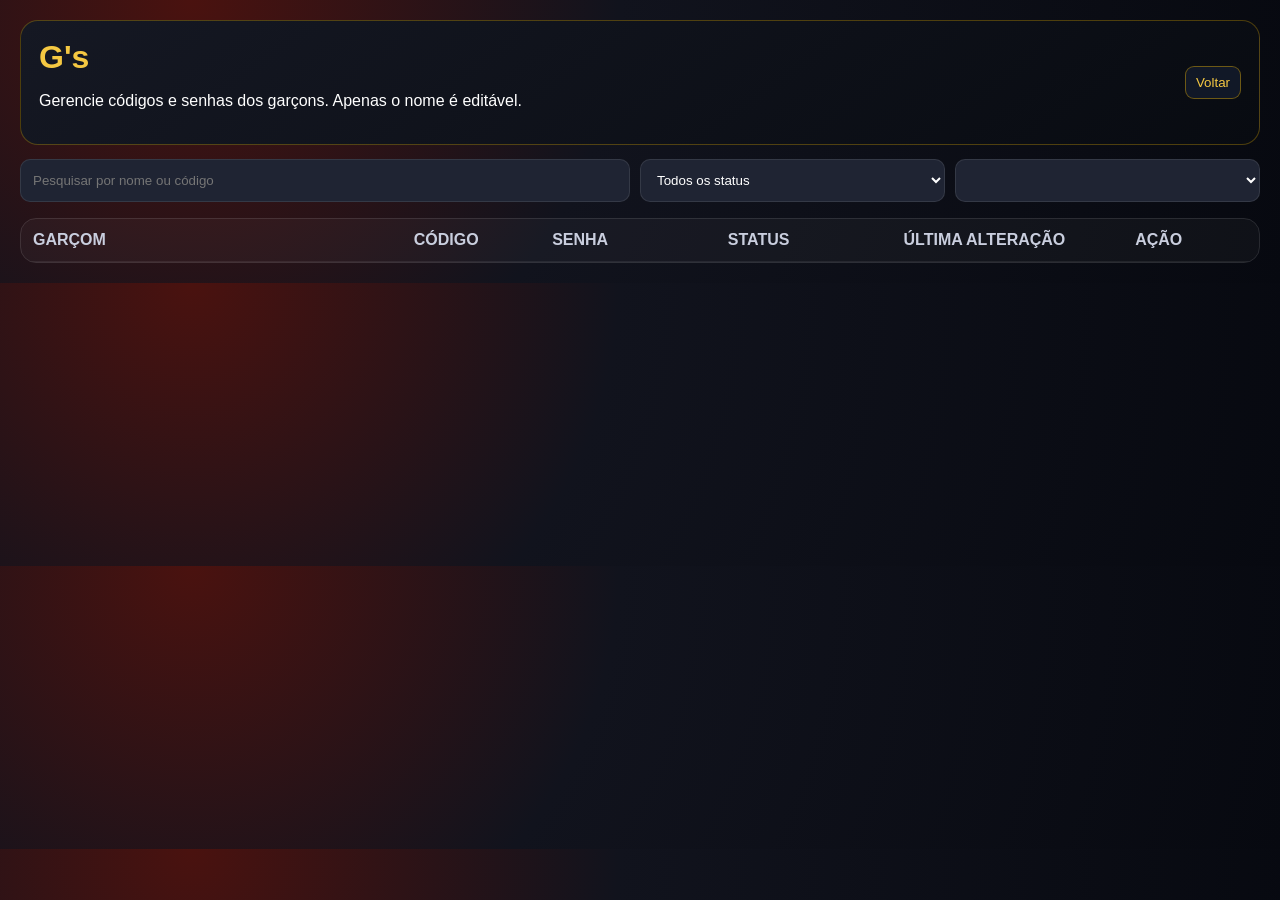
<file: gs.html>
<!DOCTYPE html><html lang="pt-BR"><head><meta charset="UTF-8"><meta name="viewport" content="width=device-width,initial-scale=1"><title>G's</title><link rel="stylesheet" href="gs.css"></head><body><div class="gs-wrap"><div class="gs-hero"><div><h1>G's</h1><p>Gerencie códigos e senhas dos garçons. Apenas o nome é editável.</p></div><button class="btn" onclick="history.back()">Voltar</button></div><div class="filters"><input id="busca" oninput="render()" placeholder="Pesquisar por nome ou código"><select id="status" onchange="render()"><option value="">Todos os status</option><option>EM USO</option><option>BLOQUEADO</option><option>LIVRE</option></select><select id="cod" onchange="render()"></select></div><div class="gs-table"><div class="gs-head"><div>GARÇOM</div><div>CÓDIGO</div><div>SENHA</div><div>STATUS</div><div>ÚLTIMA ALTERAÇÃO</div><div>AÇÃO</div></div><div id="body"></div></div></div><script src="gs.js"></script></body></html>
</file>
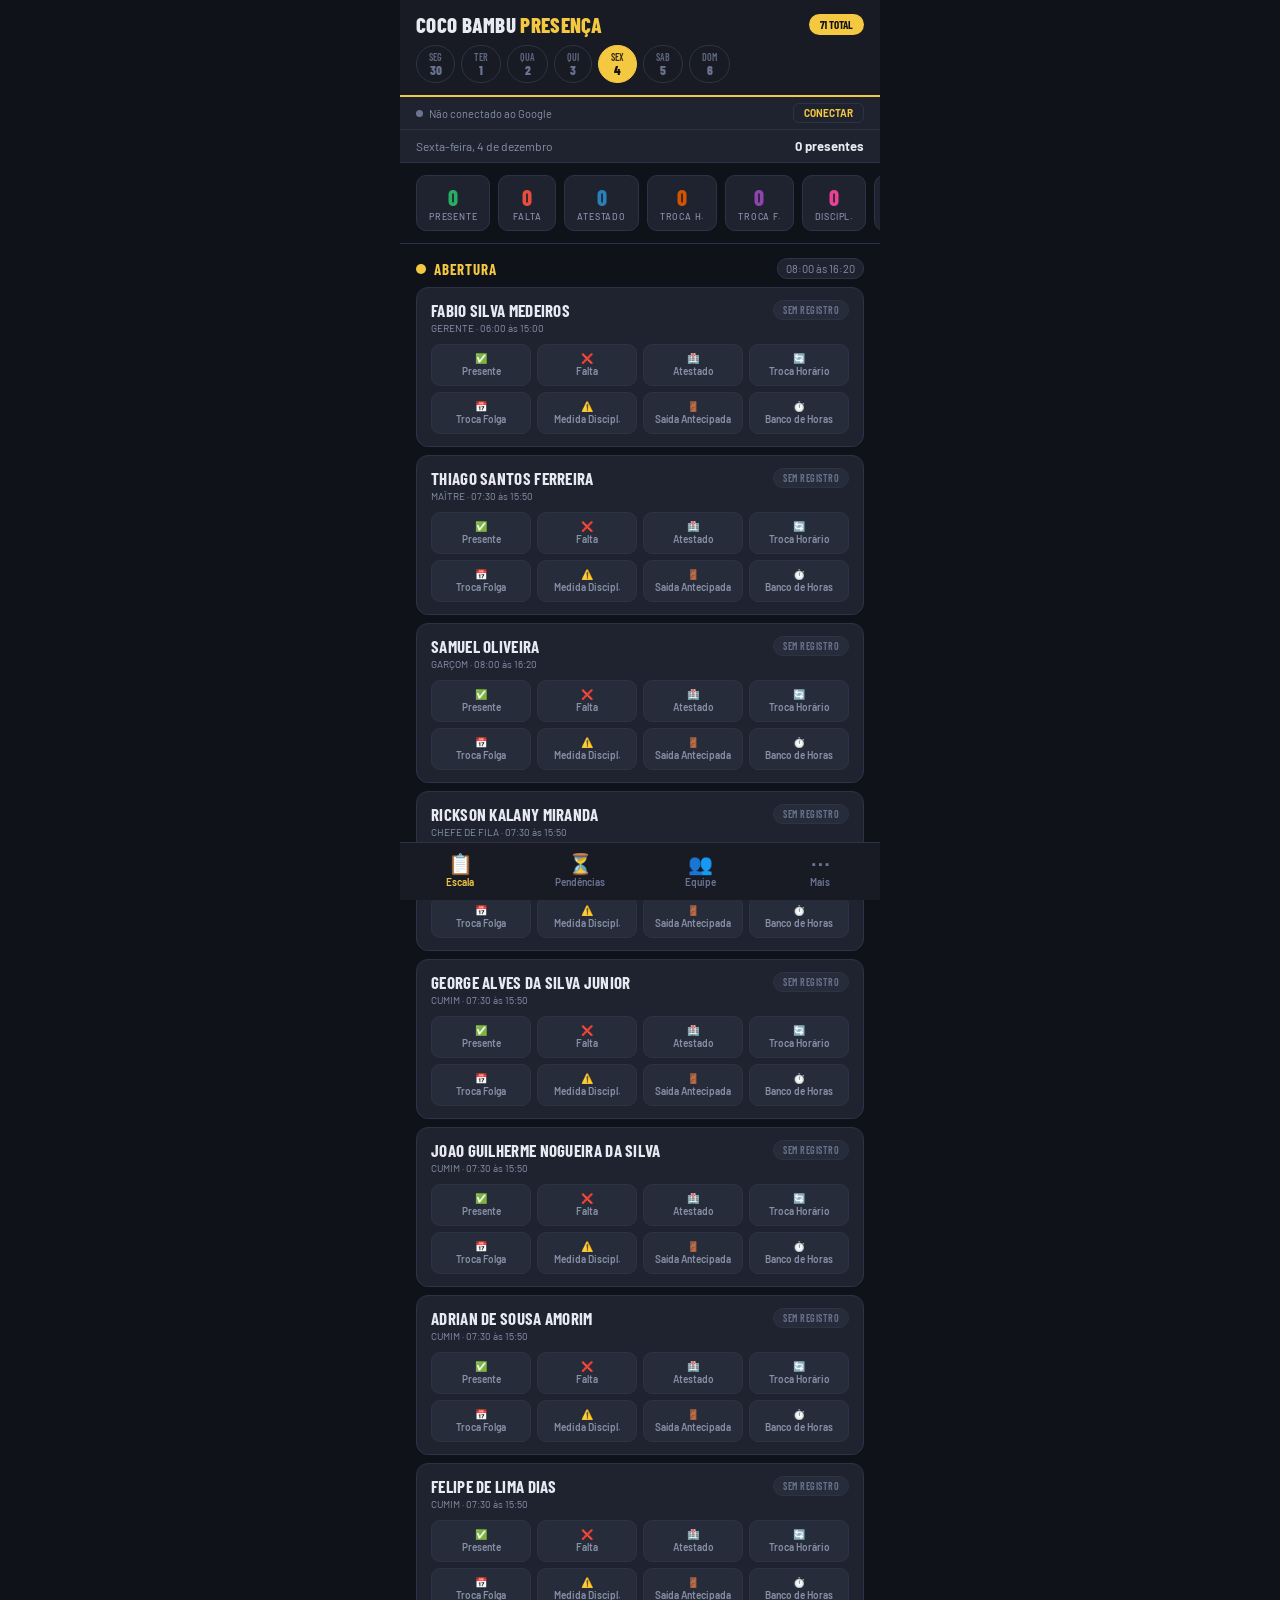
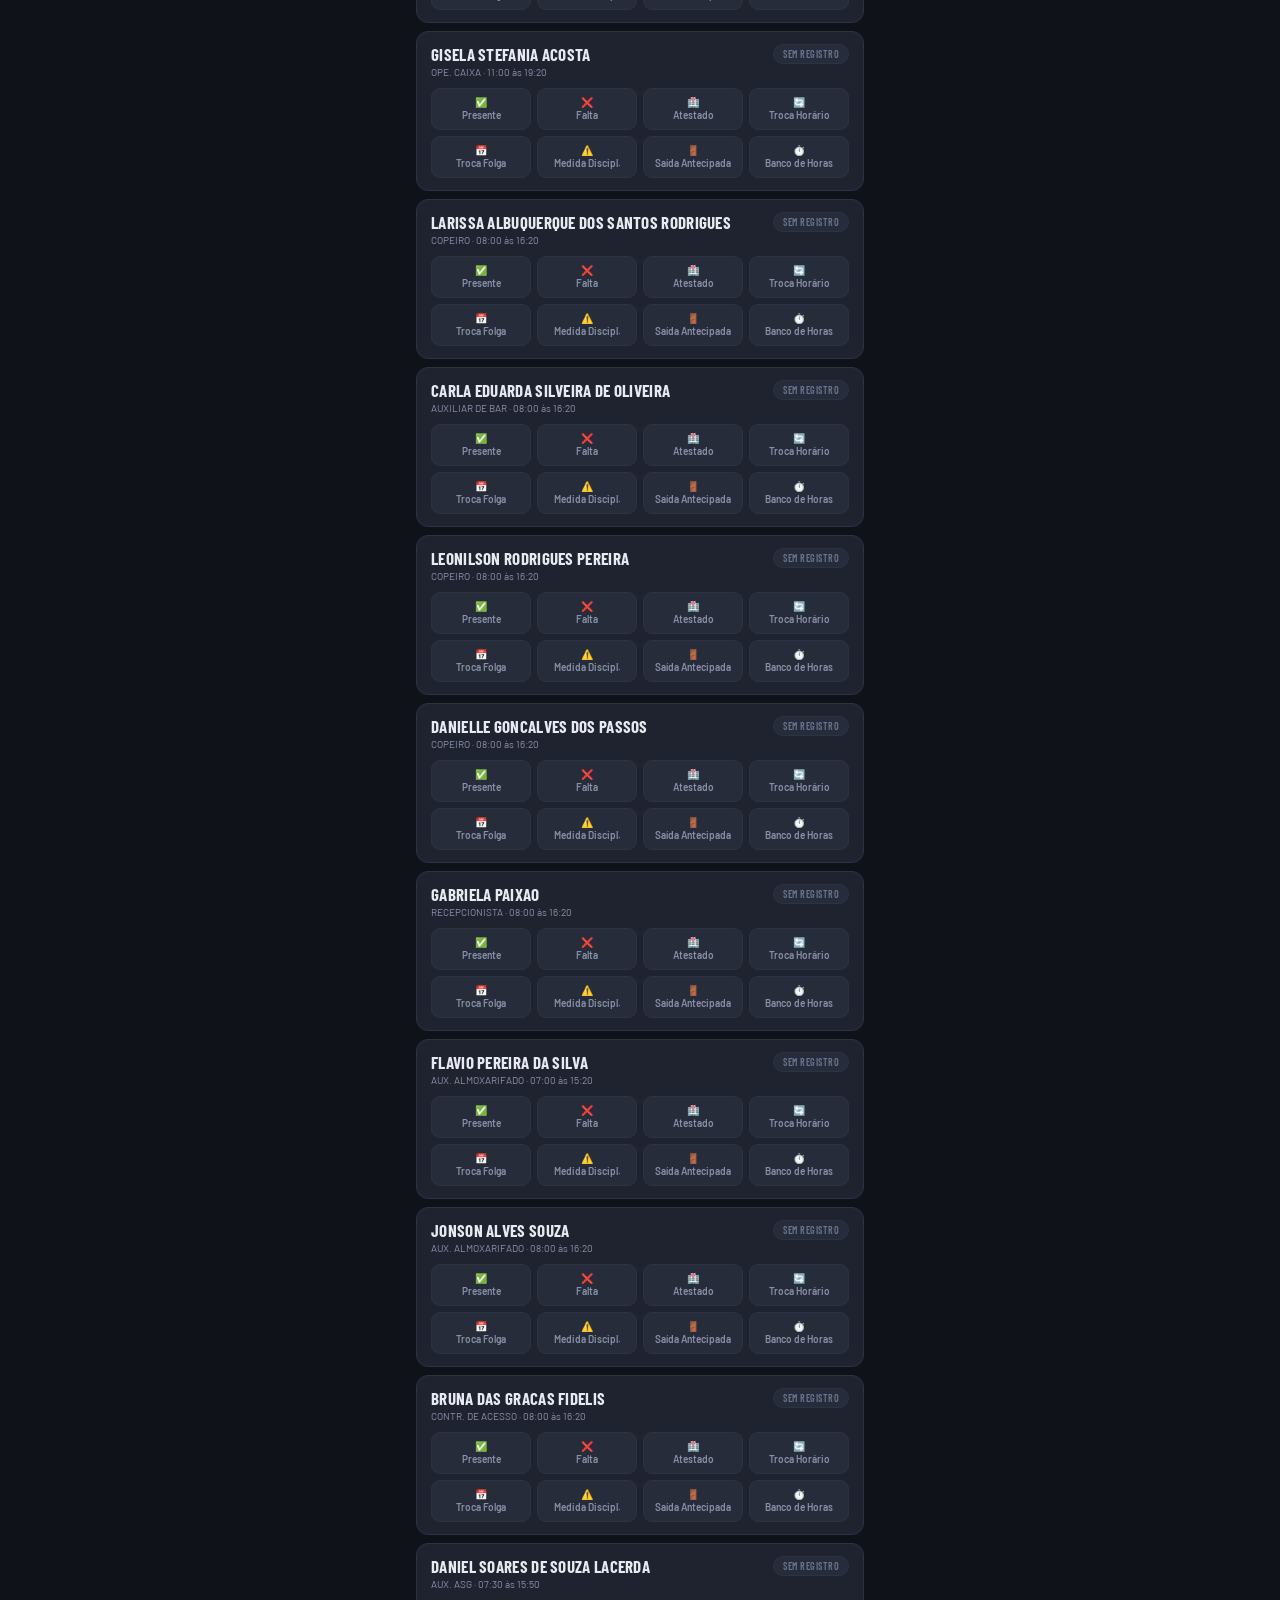
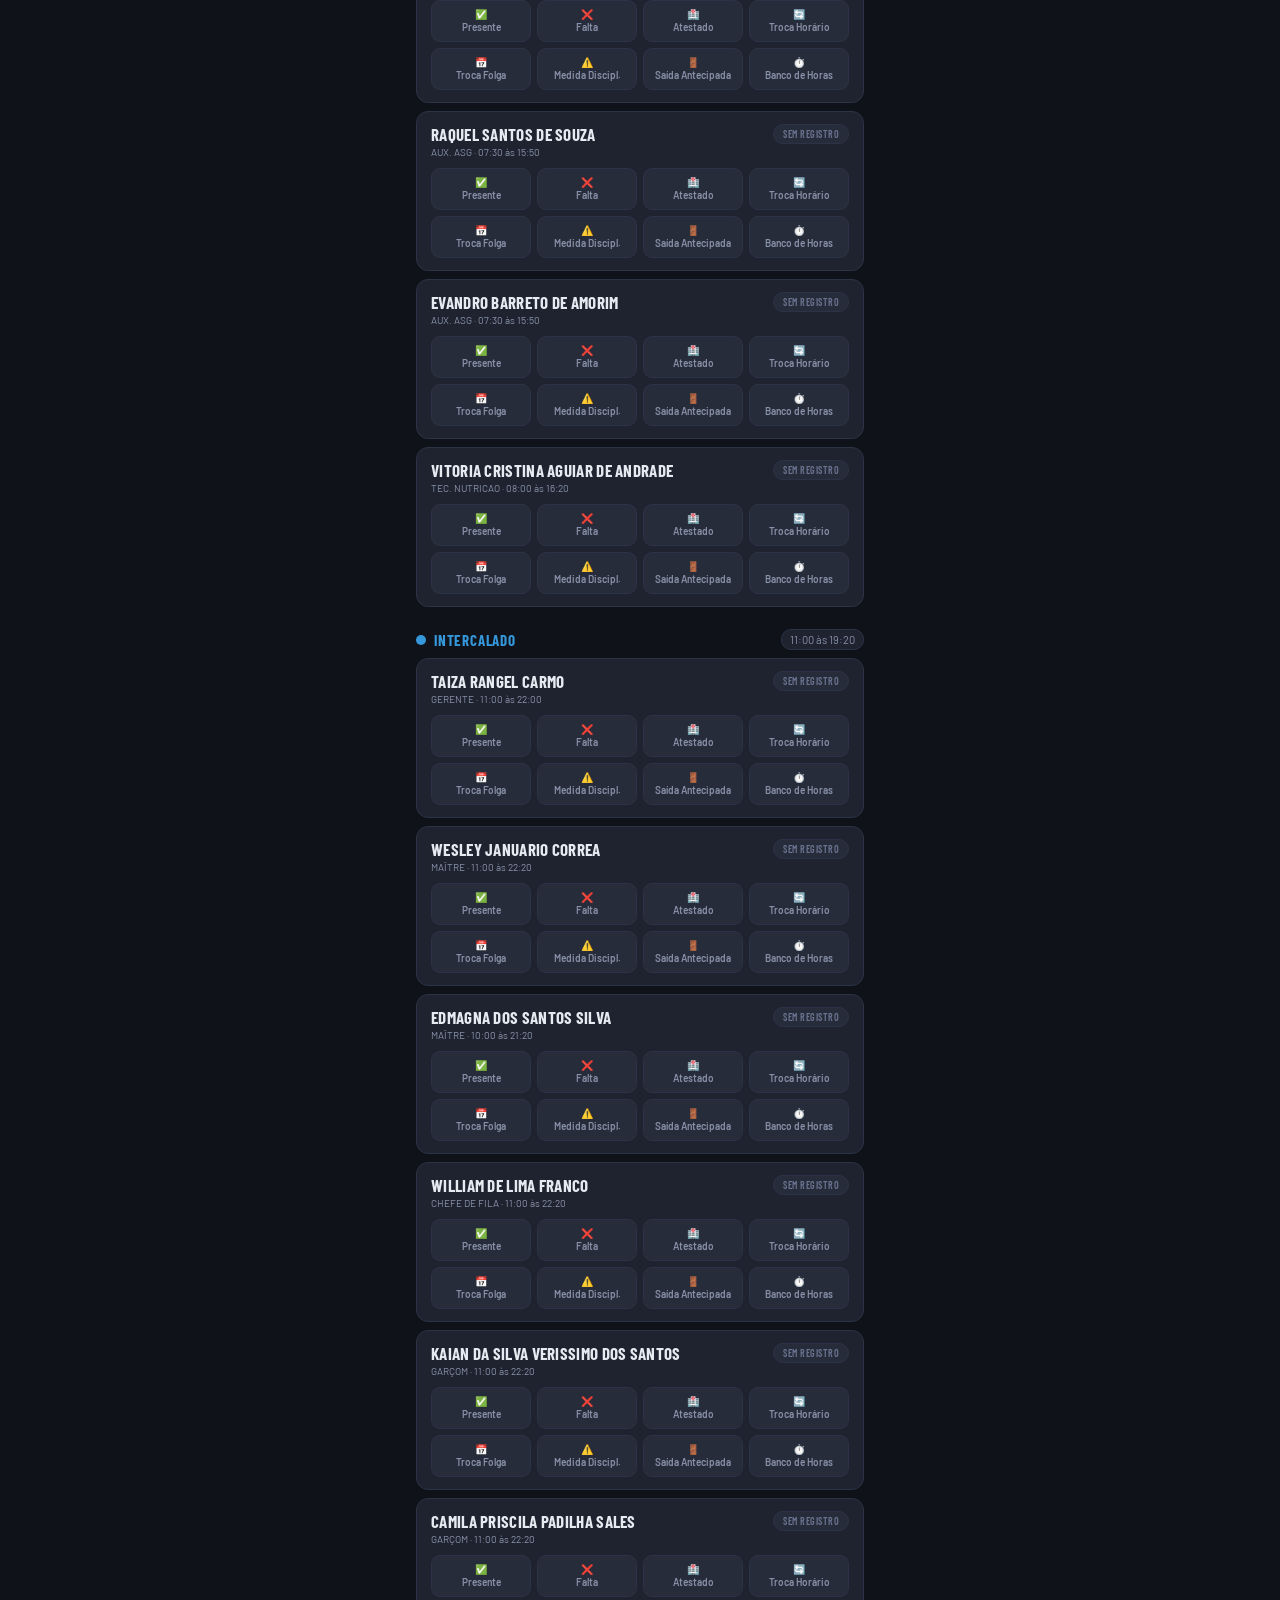
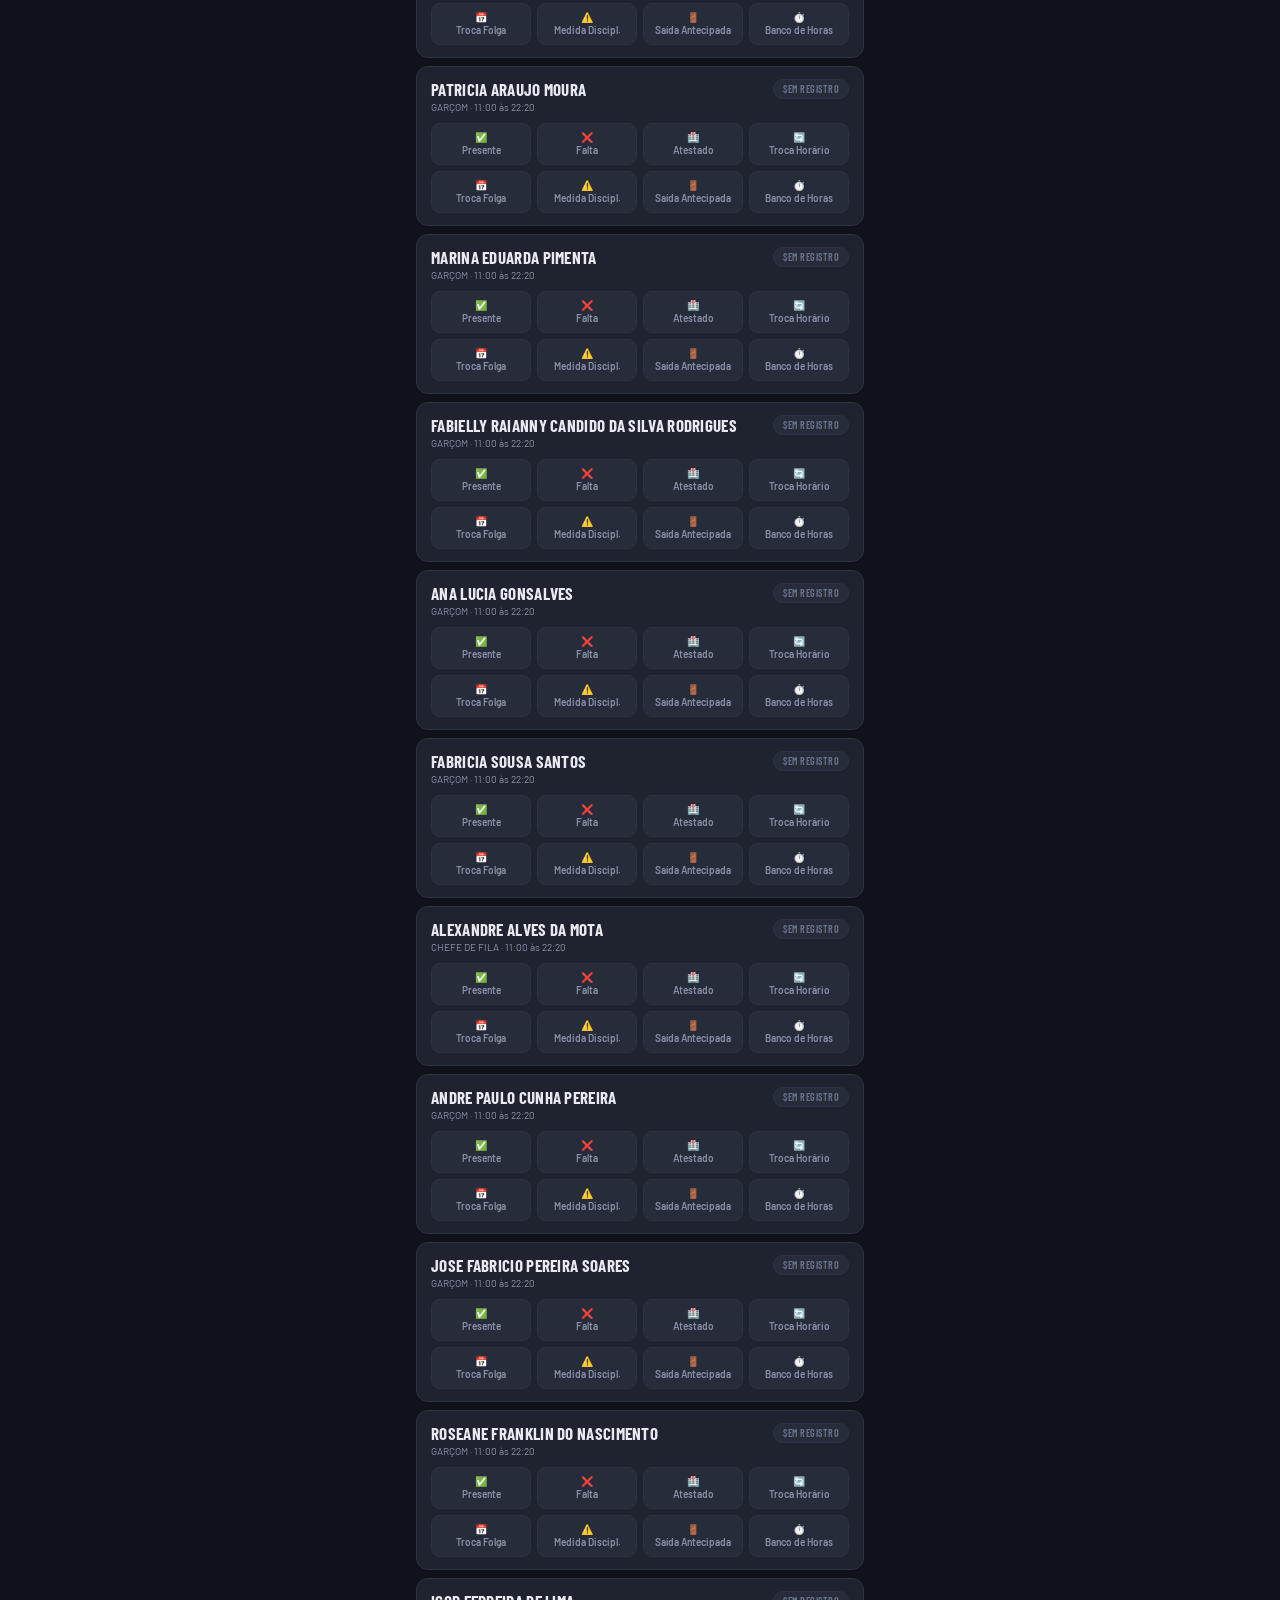
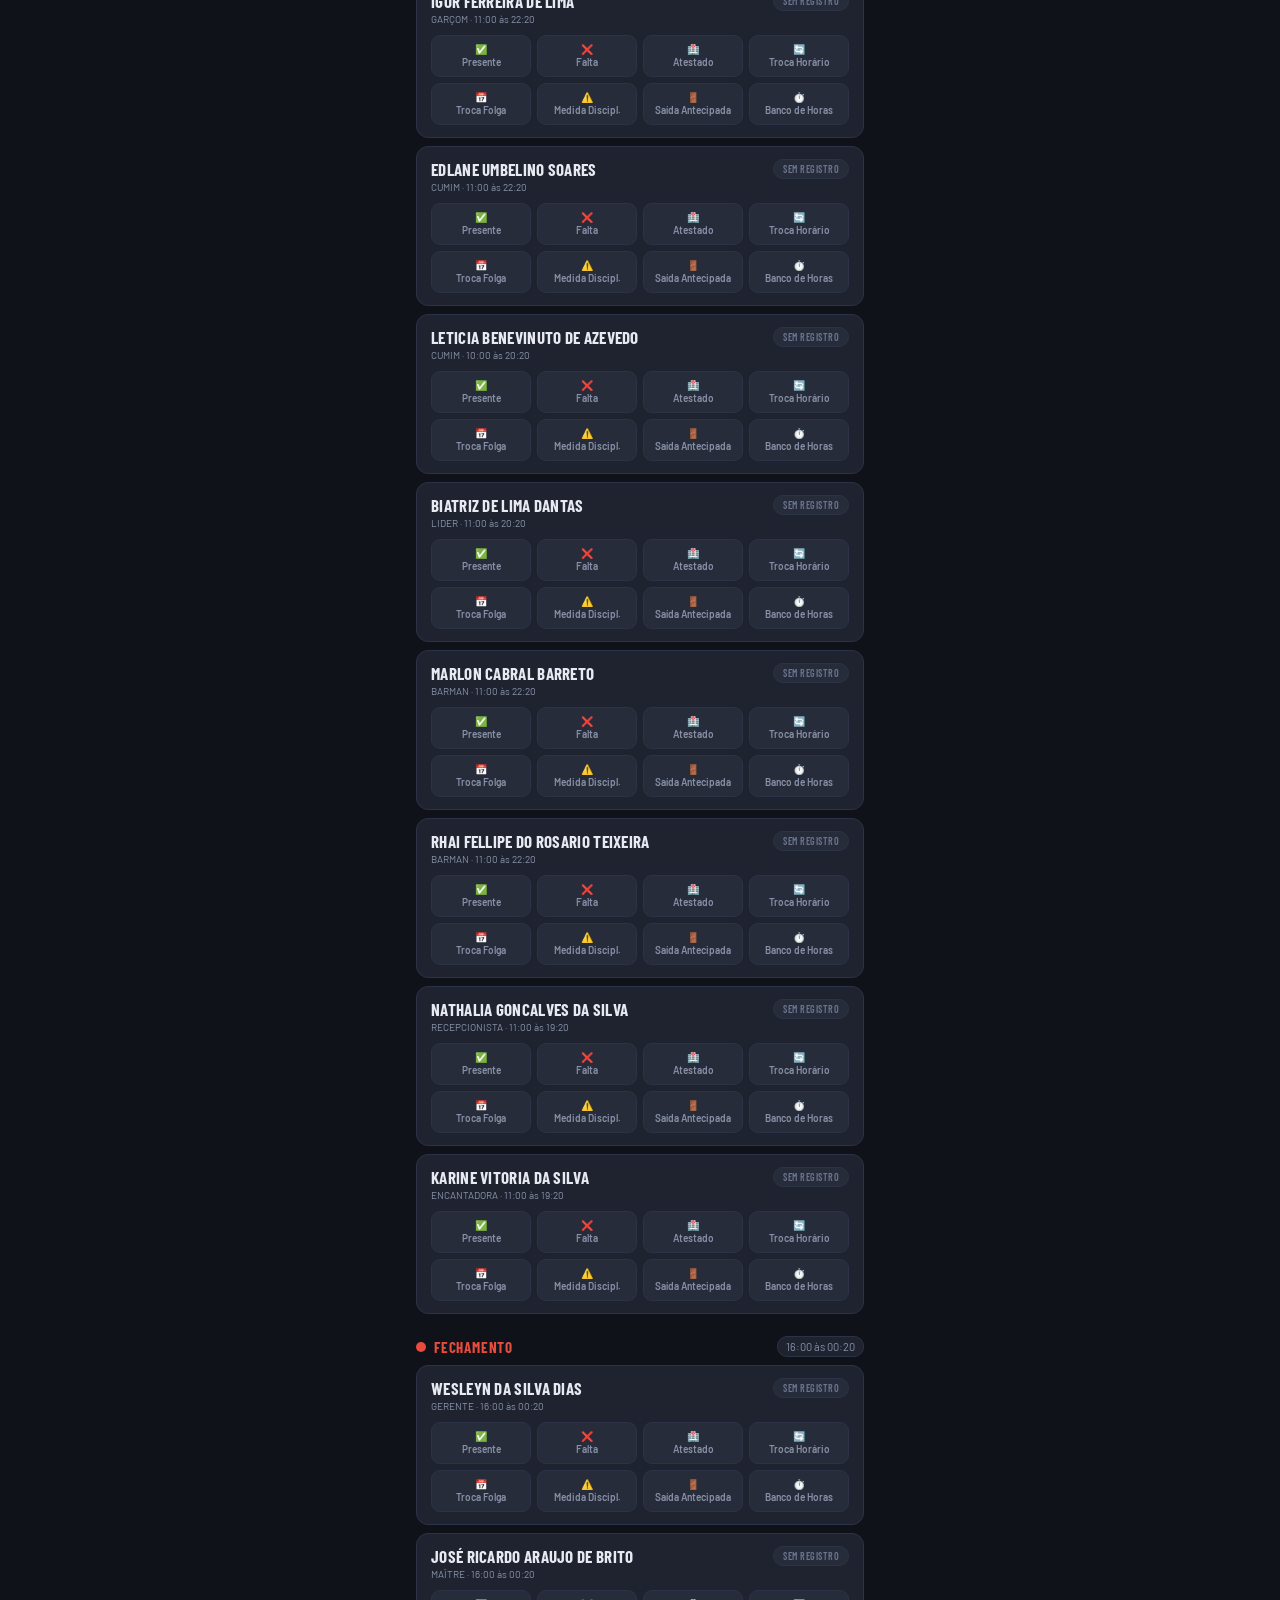
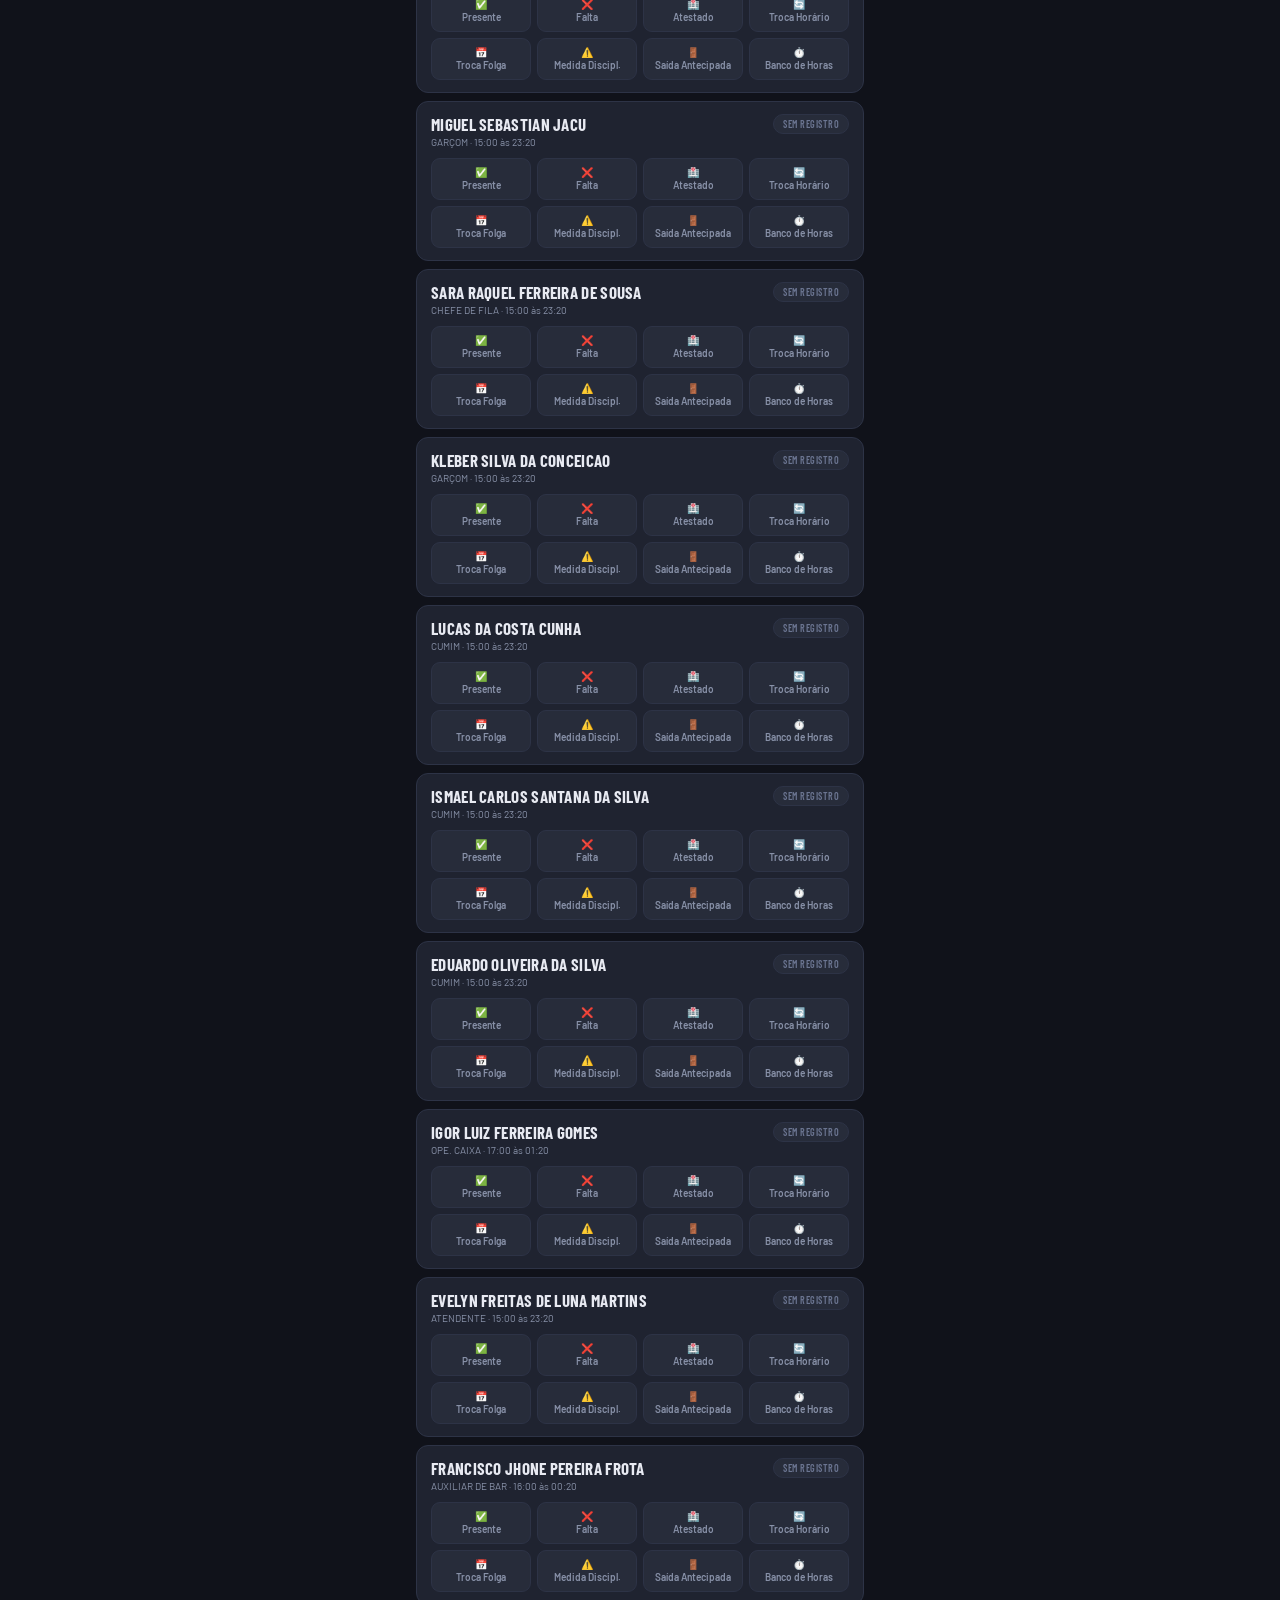
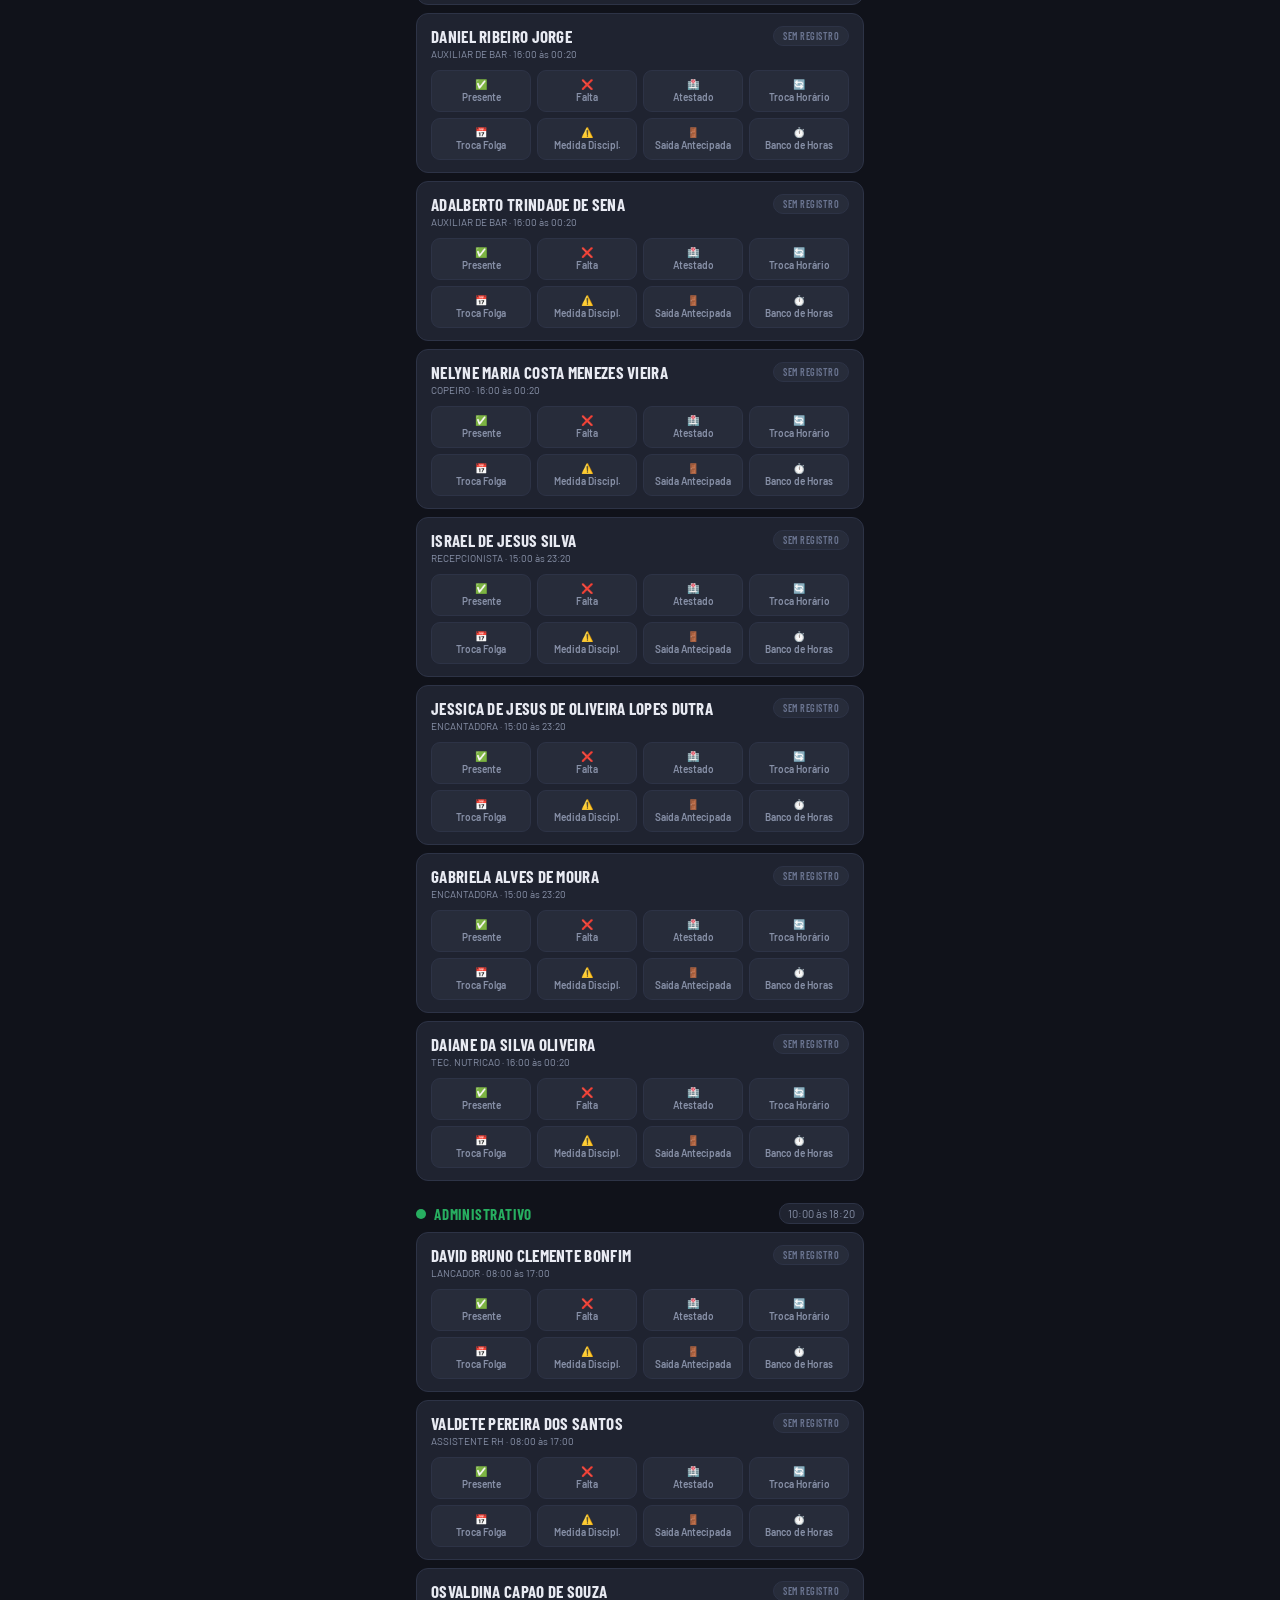
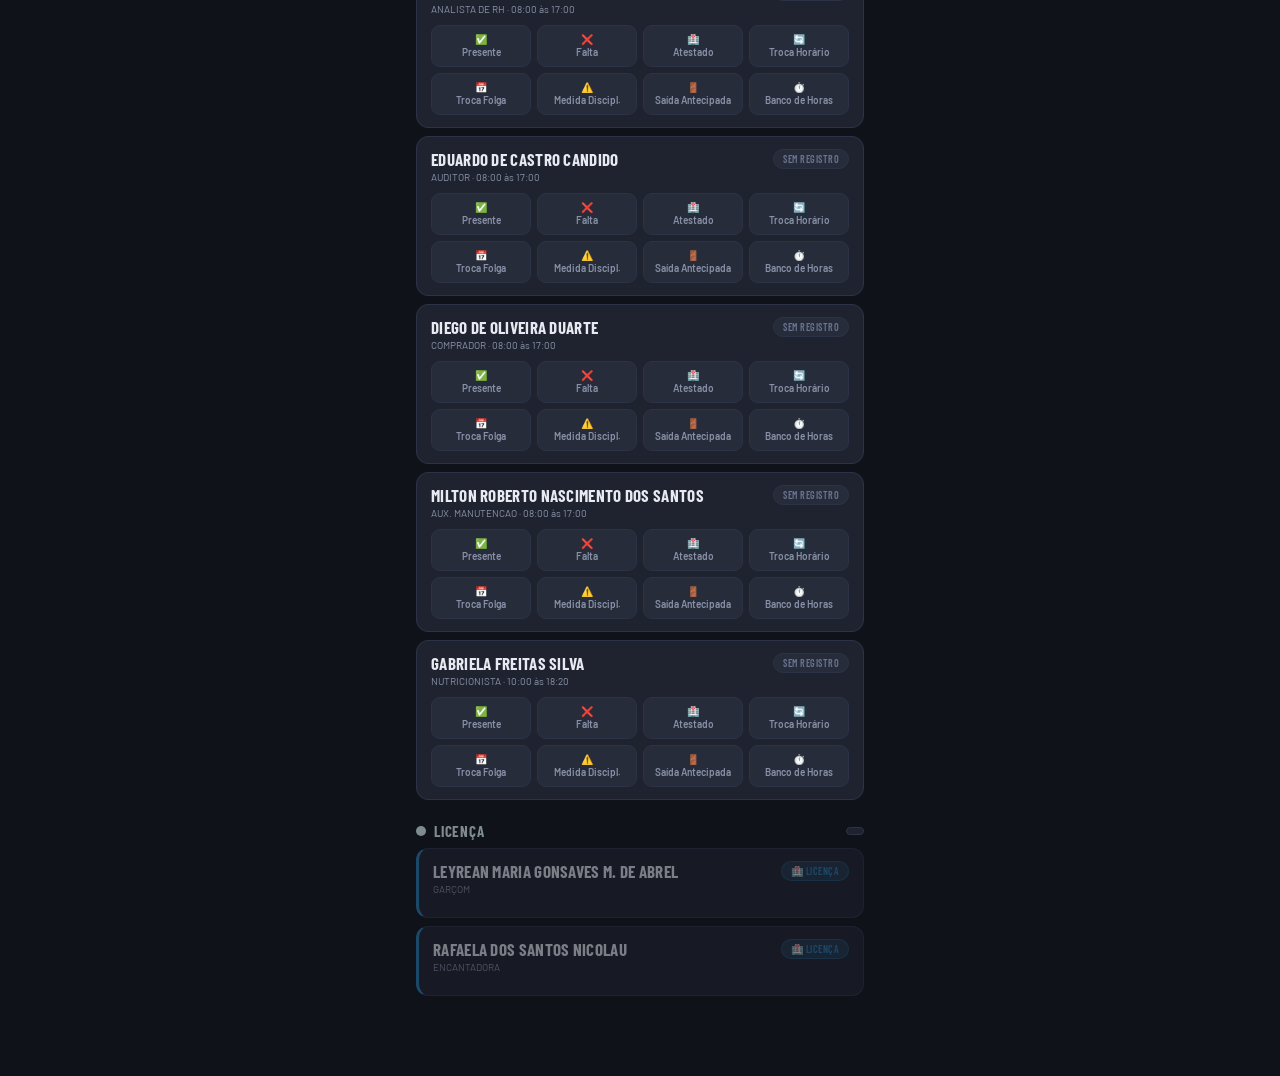
<file: html.html>
<!DOCTYPE html>
<html lang="pt-BR">
<head>
<meta charset="UTF-8">
<meta name="viewport" content="width=device-width,initial-scale=1.0,maximum-scale=1.0,user-scalable=no">
<title>Presença — Coco Bambu</title>
<script src="https://accounts.google.com/gsi/client" async defer></script>
<style>
@import url("https://fonts.googleapis.com/css2?family=Barlow+Condensed:wght@500;700;800&family=Barlow:wght@300;400;500;600&display=swap");
:root{
  --bg:#10121a;--s1:#181b24;--s2:#1f2330;--s3:#272c3a;--border:#2d3346;
  --accent:#f5c842;--green:#27ae60;--red:#e74c3c;--blue:#2980b9;
  --orange:#d35400;--purple:#8e44ad;--pink:#e84393;--muted:#6b7591;
  --text:#e8eaf2;--sub:#8891a8;--warn:#e67e22;
}
*{box-sizing:border-box;margin:0;padding:0;-webkit-tap-highlight-color:transparent}
body{font-family:"Barlow",sans-serif;background:var(--bg);color:var(--text);min-height:100vh;max-width:480px;margin:0 auto;padding-bottom:80px}
/* HEADER */
.header{background:var(--s1);border-bottom:2.5px solid var(--accent);padding:14px 16px 10px;position:sticky;top:0;z-index:300}
.hrow{display:flex;align-items:center;justify-content:space-between;margin-bottom:10px}
.app-title{font-family:"Barlow Condensed",sans-serif;font-size:21px;font-weight:800;letter-spacing:.3px;line-height:1}
.app-title em{color:var(--accent);font-style:normal}
.total-pill{background:var(--accent);color:#111;font-size:11px;font-weight:700;padding:4px 11px;border-radius:20px;font-family:"Barlow Condensed",sans-serif}
.day-tabs{display:flex;gap:6px;overflow-x:auto;scrollbar-width:none;padding-bottom:2px}
.day-tabs::-webkit-scrollbar{display:none}
.dtab{flex-shrink:0;padding:5px 12px;border-radius:20px;border:1.5px solid var(--border);background:transparent;color:var(--muted);font-family:"Barlow Condensed",sans-serif;cursor:pointer;transition:all .18s;display:flex;flex-direction:column;align-items:center;gap:1px}
.dtab.active{background:var(--accent);color:#111;border-color:var(--accent)}
.dtab-day{font-size:10px;font-weight:600;opacity:.85}
.dtab-num{font-size:13px;font-weight:800;line-height:1}
.date-bar{background:var(--s2);padding:8px 16px;font-size:12px;color:var(--sub);border-bottom:1px solid var(--border);display:flex;align-items:center;justify-content:space-between}
/* SYNC */
.sync-bar{background:var(--s2);padding:6px 16px;font-size:11px;color:var(--sub);border-bottom:1px solid var(--border);display:flex;align-items:center;gap:6px}
.sync-dot{width:7px;height:7px;border-radius:50%;background:var(--muted);flex-shrink:0}
.sync-dot.ok{background:var(--green)}.sync-dot.err{background:var(--red)}.sync-dot.loading{background:var(--accent);animation:pulse 1s infinite}
@keyframes pulse{0%,100%{opacity:1}50%{opacity:.3}}
/* SUMMARY */
.summary{display:flex;gap:8px;padding:12px 16px;overflow-x:auto;scrollbar-width:none;border-bottom:1px solid var(--border)}
.summary::-webkit-scrollbar{display:none}
.scard{flex-shrink:0;background:var(--s2);border-radius:10px;padding:8px 12px;min-width:58px;text-align:center;border:1px solid var(--border)}
.scard-num{font-family:"Barlow Condensed",sans-serif;font-size:22px;font-weight:800}
.scard-lbl{font-size:9px;color:var(--sub);font-weight:500;margin-top:1px;text-transform:uppercase;letter-spacing:.8px}
.c-green{color:#27ae60}.c-red{color:#e74c3c}.c-blue{color:#2980b9}.c-orange{color:#d35400}.c-purple{color:#8e44ad}.c-pink{color:#e84393}.c-warn{color:#e67e22}
/* SECTION */
.section{margin:14px 0 0}
.sec-header{display:flex;align-items:center;gap:8px;padding:0 16px 8px}
.sec-dot{width:10px;height:10px;border-radius:50%;flex-shrink:0}
.sec-title{font-family:"Barlow Condensed",sans-serif;font-size:15px;font-weight:700;letter-spacing:.8px;text-transform:uppercase}
.sec-time{margin-left:auto;font-size:11px;color:var(--sub);background:var(--s2);padding:3px 8px;border-radius:10px;border:1px solid var(--border)}
.emp-list{display:flex;flex-direction:column;padding:0 16px;gap:8px}
/* EMP CARD */
.emp-card{background:var(--s2);border-radius:12px;padding:12px 14px;border:1px solid var(--border)}
.emp-card.has-status{border-left:3px solid transparent}
.emp-card.st-presente{border-left-color:#27ae60}.emp-card.st-falta{border-left-color:#e74c3c}
.emp-card.st-atestado{border-left-color:#2980b9}.emp-card.st-troca-horario{border-left-color:#d35400}
.emp-card.st-troca-folga{border-left-color:#8e44ad}.emp-card.st-medida{border-left-color:#e84393}
.emp-top{display:flex;align-items:flex-start;justify-content:space-between;margin-bottom:10px}
.emp-name-btn{background:none;border:none;padding:0;text-align:left;cursor:pointer;color:inherit}
.emp-name{font-family:"Barlow Condensed",sans-serif;font-size:17px;font-weight:700;letter-spacing:.3px}
.emp-name:hover{color:var(--accent)}
.emp-meta{font-size:10px;color:var(--sub);margin-top:2px}
.emp-badges{display:flex;gap:4px;align-items:center;flex-wrap:wrap;justify-content:flex-end}
.badge{font-size:10px;font-weight:600;padding:3px 9px;border-radius:12px;text-transform:uppercase;letter-spacing:.5px;font-family:"Barlow Condensed",sans-serif;white-space:nowrap}
.badge-presente{background:#27ae6022;color:#27ae60;border:1px solid #27ae6055}
.badge-falta{background:#e74c3c22;color:#e74c3c;border:1px solid #e74c3c55}
.badge-atestado{background:#2980b922;color:#2980b9;border:1px solid #2980b955}
.badge-troca-horario{background:#d3540022;color:#d35400;border:1px solid #d3540055}
.badge-troca-folga{background:#8e44ad22;color:#8e44ad;border:1px solid #8e44ad55}
.badge-medida{background:#e8439322;color:#e84393;border:1px solid #e8439355}
.badge-saida-antecipada{background:#f39c1222;color:#f39c12;border:1px solid #f39c1255}
.badge-banco-horas{background:#00b89422;color:#00b894;border:1px solid #00b89455}
.badge-compra-folga{background:#f5c84222;color:#c49b00;border:1px solid #f5c84266}
.badge-troca-dom{background:#1abc9c22;color:#1abc9c;border:1px solid #1abc9c55}
/* Card domingo folga — clicável com destaque */
/* .emp-card-domingo-folga — classe removida, folga usa emp-card padrão */
.dom-action-btns{display:flex;gap:8px;margin-top:10px}
.dom-btn{flex:1;padding:10px 8px;border-radius:10px;border:none;font-size:12px;font-weight:700;font-family:Barlow Condensed,sans-serif;cursor:pointer;display:flex;flex-direction:column;align-items:center;gap:3px;transition:all .15s}
.dom-btn:active{transform:scale(.96)}
.dom-btn-compra{background:#f5c84222;border:1.5px solid #f5c84266;color:#c49b00}
.dom-btn-compra:hover,.dom-btn-compra.sel{background:#f5c842;color:#111;border-color:#f5c842}
.dom-btn-troca{background:#1abc9c22;border:1.5px solid #1abc9c55;color:#1abc9c}
.dom-btn-troca:hover,.dom-btn-troca.sel{background:#1abc9c;color:#fff;border-color:#1abc9c}
.dom-btn-presente{background:#27ae6022;border:1.5px solid #27ae6055;color:#27ae60}
.dom-btn-presente:hover,.dom-btn-presente.sel{background:#27ae60;color:#fff;border-color:#27ae60}
.dom-btn-falta{background:#e74c3c22;border:1.5px solid #e74c3c55;color:#e74c3c}
.dom-btn-falta:hover,.dom-btn-falta.sel{background:#e74c3c;color:#fff;border-color:#e74c3c}
.badge-vazio{background:var(--s3);color:var(--muted);border:1px solid var(--border)}
.badge-pending{background:#e67e2222;color:#e67e22;border:1px solid #e67e2255}
.badge-justa{background:#e74c3c;color:#fff;border:1px solid #e74c3c;animation:pulse 1.5s infinite}
.badge-licenca{background:#2980b933;color:#2980b9;border:1px solid #2980b955}
.status-btns{display:flex;flex-wrap:wrap;gap:6px}
.sbtn{flex:1;min-width:calc(25% - 5px);padding:7px 3px;border-radius:9px;border:1.5px solid var(--border);background:var(--s3);color:var(--sub);font-size:10px;font-weight:600;cursor:pointer;font-family:"Barlow",sans-serif;transition:all .15s;text-align:center;line-height:1.3}
.sbtn:active{transform:scale(.96)}
.sbtn.sel-presente{background:#27ae6022;border-color:#27ae60;color:#27ae60}
.sbtn.sel-falta{background:#e74c3c22;border-color:#e74c3c;color:#e74c3c}
.sbtn.sel-atestado{background:#2980b922;border-color:#2980b9;color:#2980b9}
.sbtn.sel-troca-horario{background:#d3540022;border-color:#d35400;color:#d35400}
.sbtn.sel-troca-folga{background:#8e44ad22;border-color:#8e44ad;color:#8e44ad}
.sbtn.sel-medida{background:#e8439322;border-color:#e84393;color:#e84393}
.sbtn.sel-saida-antecipada{background:#f39c1222;border-color:#f39c12;color:#f39c12}
.sbtn.sel-banco-horas{background:#00b89422;border-color:#00b894;color:#00b894}
.emp-card.st-saida-antecipada{border-left-color:#f39c12}
.emp-card.st-banco-horas{border-left-color:#00b894}
.extra-fields{margin-top:10px;display:flex;flex-direction:column;gap:8px}
.field-label{font-size:11px;color:var(--sub);font-weight:500;margin-bottom:3px;display:block}
.field-input{width:100%;background:var(--s1);border:1.5px solid var(--border);border-radius:8px;padding:9px 12px;color:var(--text);font-size:13px;font-family:"Barlow",sans-serif;outline:none;transition:border-color .15s}
.field-input:focus{border-color:var(--accent)}
.field-row{display:flex;gap:8px}.field-wrap{flex:1;width:100%}
.save-btn{width:100%;margin-top:4px;padding:10px;background:var(--accent);color:#111;border:none;border-radius:9px;font-size:14px;font-weight:700;font-family:"Barlow Condensed",sans-serif;cursor:pointer}
.saved-info{margin-top:8px;padding:8px 10px;background:var(--s1);border-radius:8px;border:1px solid var(--border);font-size:11px;color:var(--sub);line-height:1.7}
/* PENDENCIAS */
.pend-card{background:var(--s2);border-radius:12px;padding:12px 14px;border:1.5px solid #e67e2244;margin:0 16px 10px}
.pend-header{display:flex;align-items:center;justify-content:space-between;margin-bottom:8px}
.pend-name{font-family:"Barlow Condensed",sans-serif;font-size:16px;font-weight:700}
.pend-meta{font-size:11px;color:var(--sub);margin-bottom:10px}
.pend-days{display:flex;gap:6px;flex-wrap:wrap;margin-bottom:10px}
.pend-day{padding:4px 10px;border-radius:8px;font-size:11px;font-weight:700;background:#e74c3c22;color:#e74c3c;border:1px solid #e74c3c44;cursor:pointer;font-family:"Barlow Condensed",sans-serif}
.pend-day:hover{background:#e74c3c44}
.pend-day.justificado{background:#27ae6022;color:#27ae60;border-color:#27ae6044;cursor:default}
.pend-banner{background:#e67e2211;border:1px solid #e67e2233;border-radius:10px;padding:10px 14px;margin:8px 16px;font-size:12px;color:#e67e22;display:flex;align-items:center;gap:8px}
/* PANELS */
.slide-panel{position:fixed;top:0;right:-100%;width:100%;max-width:480px;height:100%;background:var(--bg);z-index:500;transition:right .3s cubic-bezier(.4,0,.2,1);overflow-y:auto}
.slide-panel.open{right:0}
.panel-header{background:var(--s1);border-bottom:2px solid var(--accent);padding:14px 16px;position:sticky;top:0;z-index:10;display:flex;align-items:center;gap:12px}
.panel-back{background:none;border:none;color:var(--accent);font-size:24px;cursor:pointer;padding:0;line-height:1}
.panel-title{font-family:"Barlow Condensed",sans-serif;font-size:20px;font-weight:800}
.panel-action{margin-left:auto;background:var(--accent);color:#111;border:none;border-radius:8px;padding:7px 14px;font-size:12px;font-weight:700;font-family:"Barlow Condensed",sans-serif;cursor:pointer}
/* EQUIPE */
.cat-section{margin:14px 0 0}
.cat-header{display:flex;align-items:center;justify-content:space-between;padding:0 16px 8px}
.cat-title{font-family:"Barlow Condensed",sans-serif;font-size:14px;font-weight:700;letter-spacing:.8px;text-transform:uppercase}
.cat-count{font-size:11px;color:var(--sub);background:var(--s2);padding:2px 8px;border-radius:10px;border:1px solid var(--border)}
.func-card{background:var(--s2);border-radius:11px;padding:11px 14px;border:1px solid var(--border);margin:0 16px 8px;display:flex;align-items:center;gap:10px}
.func-card-info{flex:1;min-width:0}
.func-card-name{font-family:"Barlow Condensed",sans-serif;font-size:16px;font-weight:700;cursor:pointer}
.func-card-name:hover{color:var(--accent)}
.func-card-meta{font-size:10px;color:var(--sub);margin-top:2px}
.func-card-actions{display:flex;gap:6px;flex-shrink:0}
.icon-btn{width:32px;height:32px;border-radius:8px;border:1.5px solid var(--border);background:var(--s3);color:var(--sub);font-size:14px;cursor:pointer;display:flex;align-items:center;justify-content:center}
.icon-btn.del{border-color:#e74c3c44;color:#e74c3c}
.icon-btn.edit{border-color:#2980b944;color:#2980b9}
/* MODAL */
.modal-overlay{position:fixed;top:0;left:0;width:100%;height:100%;background:#00000088;z-index:600;display:none;align-items:flex-end;justify-content:center}
.modal-overlay.open{display:flex}
.modal-box{background:var(--s1);border-radius:20px 20px 0 0;padding:20px 16px 32px;width:100%;max-width:480px;max-height:92vh;overflow-y:auto;border-top:2px solid var(--accent)}
.modal-title{font-family:"Barlow Condensed",sans-serif;font-size:20px;font-weight:800;margin-bottom:16px}
.modal-btns{display:flex;gap:8px;margin-top:16px}
.btn-cancel{flex:1;padding:11px;border-radius:9px;border:1.5px solid var(--border);background:transparent;color:var(--sub);font-size:13px;font-weight:600;cursor:pointer}
.btn-confirm{flex:2;padding:11px;border-radius:9px;border:none;background:var(--accent);color:#111;font-size:14px;font-weight:700;cursor:pointer;font-family:"Barlow Condensed",sans-serif}
/* FICHA */
.ficha-section{margin:12px 0;padding:0 16px}
.ficha-title{font-family:"Barlow Condensed",sans-serif;font-size:13px;font-weight:700;letter-spacing:.8px;text-transform:uppercase;color:var(--accent);margin-bottom:8px;padding-bottom:6px;border-bottom:1px solid var(--border)}
.ficha-entry{background:var(--s2);border-radius:10px;padding:10px 12px;border:1px solid var(--border);margin-bottom:6px}
.ficha-entry-top{display:flex;align-items:center;justify-content:space-between;margin-bottom:4px}
.ficha-entry-date{font-size:11px;color:var(--sub)}
.ficha-detail{font-size:11px;color:var(--sub);line-height:1.6;margin-top:4px}
/* PROGRESSAO */
.prog-bar{display:flex;gap:4px;margin:6px 0}
.prog-step{flex:1;height:5px;border-radius:3px;background:var(--border)}
.prog-step.done{background:var(--orange)}
.prog-step.current{background:var(--red);animation:pulse 1.5s infinite}
.prog-step.justa{background:#e74c3c}
.prog-label{font-size:10px;color:var(--sub);margin-top:3px}
/* ATESTADO CARD */
.ate-card{background:var(--s2);border-radius:11px;padding:12px 14px;border:1.5px solid #2980b933;margin:0 16px 10px}
.ate-header{display:flex;align-items:center;justify-content:space-between;margin-bottom:6px}
.ate-name{font-family:"Barlow Condensed",sans-serif;font-size:16px;font-weight:700}
.ate-period{font-size:12px;color:var(--blue);font-weight:600}
.ate-detail{font-size:11px;color:var(--sub);line-height:1.7}
.ate-valid{font-size:10px;padding:2px 8px;border-radius:8px;font-weight:700}
.ate-valid.ok{background:#27ae6022;color:#27ae60;border:1px solid #27ae6044}
.ate-valid.exp{background:#e74c3c22;color:#e74c3c;border:1px solid #e74c3c44}
/* DISCIPLINAR CARD */
.disc-card{background:var(--s2);border-radius:11px;padding:12px 14px;border:1px solid var(--border);margin:0 16px 10px}
.disc-card.nivel-5{border-color:#e74c3c55}
.disc-header{display:flex;align-items:center;justify-content:space-between;margin-bottom:4px}
.disc-name{font-family:"Barlow Condensed",sans-serif;font-size:16px;font-weight:700;cursor:pointer}
.disc-name:hover{color:var(--accent)}
.disc-detail{font-size:11px;color:var(--sub);line-height:1.7;margin-top:6px}
/* FILTER */
.filter-row{display:flex;gap:6px;padding:10px 16px;overflow-x:auto;scrollbar-width:none;border-bottom:1px solid var(--border)}
.filter-row::-webkit-scrollbar{display:none}
.fbtn{flex-shrink:0;padding:5px 12px;border-radius:16px;border:1.5px solid var(--border);background:transparent;color:var(--muted);font-size:11px;font-weight:600;cursor:pointer;font-family:"Barlow Condensed",sans-serif;transition:all .15s}
.fbtn.active{background:var(--s3);border-color:var(--accent);color:var(--accent)}
/* BOTTOM NAV */
.bottom-nav{position:fixed;bottom:0;left:50%;transform:translateX(-50%);width:100%;max-width:480px;background:var(--s1);border-top:1px solid var(--border);display:flex;z-index:200}
.bnav-btn{flex:1;padding:10px 4px 12px;background:none;border:none;color:var(--muted);font-size:10px;font-weight:600;font-family:"Barlow",sans-serif;cursor:pointer;display:flex;flex-direction:column;align-items:center;gap:3px;position:relative}
.bnav-btn.active{color:var(--accent)}
.bnav-icon{font-size:20px;line-height:1}
.bnav-badge{position:absolute;top:6px;right:calc(50% - 18px);background:#e74c3c;color:#fff;font-size:9px;font-weight:700;padding:1px 5px;border-radius:8px;font-family:"Barlow Condensed",sans-serif}
/* EXPORT */
.export-card{background:var(--s2);border-radius:12px;padding:14px;border:1px solid var(--border);margin-bottom:10px}
.export-card h3{font-family:"Barlow Condensed",sans-serif;font-size:15px;margin-bottom:10px;color:var(--accent)}
.export-btn{width:100%;padding:11px 14px;background:var(--s3);border:1.5px solid var(--border);border-radius:9px;color:var(--text);font-size:13px;font-weight:600;font-family:"Barlow",sans-serif;cursor:pointer;margin-bottom:6px;text-align:center;display:block}
.grid2{display:grid;grid-template-columns:1fr 1fr;gap:8px;margin-top:4px}
.empty{text-align:center;padding:40px 20px;color:var(--muted);font-size:14px}
.day-group-label{padding:10px 16px 4px;font-size:11px;color:var(--sub);font-weight:700;text-transform:uppercase;letter-spacing:1px}
/* TOAST */
.toast{position:fixed;bottom:90px;left:50%;transform:translateX(-50%) translateY(20px);background:var(--accent);color:#111;padding:9px 20px;border-radius:20px;font-size:13px;font-weight:700;font-family:"Barlow Condensed",sans-serif;opacity:0;transition:all .3s;z-index:1000;white-space:nowrap;pointer-events:none}
.toast.show{opacity:1;transform:translateX(-50%) translateY(0)}
.divider{height:1px;background:var(--border);margin:8px 0}
</style>
</head>
<body>
<div class="toast" id="toast"></div>

<div class="header">
  <div class="hrow">
    <div class="app-title">COCO BAMBU <em>PRESENÇA</em></div>
    <div class="total-pill" id="totalPill">— TOTAL</div>
  </div>
  <div class="day-tabs" id="dayTabs"></div>
</div>

<div class="sync-bar" id="syncBar">
  <div class="sync-dot" id="syncDot"></div>
  <span id="syncMsg">Não conectado ao Google</span>
  <button onclick="gToken?syncFrequenciaTotal():gLogin()" style="margin-left:auto;background:none;border:1px solid var(--border);color:var(--accent);border-radius:6px;padding:3px 10px;font-size:10px;font-weight:700;cursor:pointer;font-family:Barlow,sans-serif;transition:all .2s" id="syncBtn">CONECTAR</button>
</div>

<div class="date-bar">
  <span id="dateLabel">—</span>
  <strong id="presentCount" style="color:var(--text);font-size:13px">0 presentes</strong>
</div>

<div class="summary" id="summary"></div>
<div id="mainContent"></div>

<!-- PANELS -->
<div class="slide-panel" id="equipePanel">
  <div class="panel-header">
    <button class="panel-back" onclick="closePanel('equipePanel')">&#8592;</button>
    <div class="panel-title">EQUIPE</div>
    <button class="panel-action" onclick="openAddFuncModal()">+ ADICIONAR</button>
  </div>
  <div class="filter-row" id="equipeFilter"></div>
  <div id="equipeContent"></div>
</div>

<div class="slide-panel" id="atestadoPanel">
  <div class="panel-header">
    <button class="panel-back" onclick="closePanel('atestadoPanel')">&#8592;</button>
    <div class="panel-title">🏥 ATESTADOS</div>
  </div>
  <div class="filter-row" id="ateFilter"></div>
  <div id="ateContent"></div>
</div>

<div class="slide-panel" id="disciplinarPanel">
  <div class="panel-header">
    <button class="panel-back" onclick="closePanel('disciplinarPanel')">&#8592;</button>
    <div class="panel-title">⚠️ DISCIPLINAR</div>
  </div>
  <div class="filter-row" id="discFilter"></div>
  <div id="discContent"></div>
</div>

<div class="slide-panel" id="fichaPanel">
  <div class="panel-header">
    <button class="panel-back" onclick="closePanel('fichaPanel')">&#8592;</button>
    <div class="panel-title" id="fichaPanelTitle">FICHA</div>
  </div>
  <div id="fichaContent"></div>
</div>

<div class="slide-panel" id="reportPanel">
  <div class="panel-header">
    <button class="panel-back" onclick="closePanel('reportPanel')">&#8592;</button>
    <div class="panel-title">📊 RELATÓRIO</div>
  </div>
  <div style="padding:16px" id="reportContent"></div>
</div>

<!-- MODAL JUSTIFICAR FALTA RETROATIVA -->
<div class="modal-overlay" id="justModal">
  <div class="modal-box">
    <div class="modal-title" id="justModalTitle">JUSTIFICAR FALTA</div>
    <div style="background:var(--s2);border-radius:10px;padding:10px 12px;margin-bottom:14px;font-size:12px;color:var(--sub)" id="justInfo"></div>
    <div class="field-wrap" style="margin-bottom:10px">
      <span class="field-label">📋 Tipo de ocorrência</span>
      <select class="field-input" id="j_tipo" onchange="updateJustMedida()">
        <option value="falta">Falta injustificada</option>
        <option value="atestado">Atestado médico</option>
        <option value="justificado">Justificado (abono, declaração...)</option>
      </select>
    </div>
    <div id="j_atestado_fields" style="display:none">
      <div class="field-row" style="margin-bottom:10px">
        <div class="field-wrap"><span class="field-label">📅 Início</span><input class="field-input" type="date" id="j_at_ini"></div>
        <div class="field-wrap"><span class="field-label">📅 Fim</span><input class="field-input" type="date" id="j_at_fim"></div>
      </div>
      <div class="field-wrap" style="margin-bottom:10px">
        <span class="field-label">🔢 Dias de afastamento</span>
        <input class="field-input" type="number" min="1" id="j_at_dias" placeholder="Qtd. dias">
      </div>
      <div class="field-wrap" style="margin-bottom:10px">
        <span class="field-label">📝 CID / Observação</span>
        <input class="field-input" id="j_at_obs" placeholder="CID, motivo médico...">
      </div>
    </div>
    <div id="j_falta_fields">
      <div class="field-wrap" style="margin-bottom:10px">
        <span class="field-label">❌ Motivo da ocorrência</span>
        <select class="field-input" id="j_motivo" onchange="updateJustMedida()">
          <option value="Falta sem justificativa">Falta sem justificativa</option>
          <option value="Atraso">Atraso</option>
          <option value="Saída antecipada">Saída antecipada</option>
          <option value="Uniforme irregular">Uniforme irregular</option>
          <option value="Uso indevido do celular">Uso indevido do celular</option>
          <option value="Desrespeito a cliente">Desrespeito a cliente</option>
          <option value="Desrespeito a colega/gestor">Desrespeito a colega/gestor</option>
          <option value="Outro">Outro motivo</option>
        </select>
      </div>
      <div class="field-wrap" style="display:none;margin-bottom:10px" id="j_outro_wrap">
        <span class="field-label">✏️ Descreva o motivo</span>
        <input class="field-input" id="j_outro" placeholder="Descreva o motivo...">
      </div>
      <div style="background:var(--s2);border-radius:10px;padding:10px 12px;margin-bottom:10px" id="j_prog_box">
        <div style="font-size:11px;color:var(--sub);margin-bottom:6px">PROGRESSÃO PARA ESTE MOTIVO</div>
        <div id="j_prog_visual"></div>
        <div style="margin-top:8px;font-size:12px;font-weight:700" id="j_medida_label"></div>
      </div>
      <div class="field-wrap" style="margin-bottom:10px">
        <span class="field-label">⚠️ Medida disciplinar aplicada</span>
        <select class="field-input" id="j_medida">
          <option value="Advertência verbal">Advertência verbal</option>
          <option value="Advertência escrita">Advertência escrita</option>
          <option value="Suspensão 1 dia">Suspensão 1 dia</option>
          <option value="Suspensão 3 dias">Suspensão 3 dias</option>
          <option value="Suspensão 5 dias">Suspensão 5 dias</option>
          <option value="Justa causa">🚨 Justa causa</option>
          <option value="Sem medida">Sem medida disciplinar</option>
        </select>
      </div>
      <div class="field-wrap" style="margin-bottom:10px">
        <span class="field-label">👤 Registrado por</span>
        <input class="field-input" id="j_resp" placeholder="Nome do gestor/supervisor">
      </div>
      <div class="field-wrap" style="margin-bottom:10px">
        <span class="field-label">📝 Observações</span>
        <input class="field-input" id="j_obs" placeholder="Detalhes adicionais...">
      </div>
    </div>
    <input type="hidden" id="j_fname">
    <input type="hidden" id="j_day">
    <div class="modal-btns">
      <button class="btn-cancel" onclick="closeModal('justModal')">CANCELAR</button>
      <button class="btn-confirm" onclick="saveJustificativa()">💾 SALVAR</button>
    </div>
  </div>
</div>

<!-- MODAL ADICIONAR/EDITAR FUNCIONÁRIO -->
<div class="modal-overlay" id="funcModal">
  <div class="modal-box">
    <div class="modal-title" id="funcModalTitle">NOVO FUNCIONÁRIO</div>
    <div class="field-wrap" style="margin-bottom:10px">
      <span class="field-label">👤 Nome completo</span>
      <input class="field-input" id="f_nome" placeholder="Ex: JOÃO SILVA" style="text-transform:uppercase">
    </div>
    <div class="field-row" style="margin-bottom:10px">
      <div class="field-wrap">
        <span class="field-label">💼 Categoria</span>
        <select class="field-input" id="f_cat">
          <option value="GERENTE">Gerente</option>
          <option value="MAÎTRE">Maître</option>
          <option value="GARÇOM">Garçom</option>
          <option value="CHEFE DE FILA">Chefe de Fila</option>
          <option value="CUMIM">Cumim</option>
          <option value="RECEPCIONISTA">Recepcionista</option>
          <option value="OPE. CAIXA">Operador de Caixa</option>
          <option value="DELIVERY">Delivery</option>
          <option value="BARMAN">Barman</option>
          <option value="COPEIRO">Copeiro</option>
          <option value="AUXILIAR DE BAR">Auxiliar de Bar</option>
          <option value="ENCANTADORA">Encantadora</option>
          <option value="CONTR. DE ACESSO">Controlador de Acesso</option>
          <option value="ALMOXARIFE">Almoxarife</option>
          <option value="AUX. ALMOXARIFADO">Aux. Almoxarifado</option>
          <option value="ADMINISTRATIVO">Administrativo</option>
          <option value="AUX. ASG">Auxiliar ASG</option>
          <option value="AUX. MANUTÊNÇÃO">Aux. Manutenção</option>
          <option value="TEC. NUTRIÇÃO">Tec. Nutrição</option>
          <option value="NUTRICIONISTA">Nutricionista</option>
        </select>
      </div>
      <div class="field-wrap">
        <span class="field-label">🔄 Turno</span>
        <select class="field-input" id="f_turno">
          <option value="ABERTURA">Abertura</option>
          <option value="INTERCALADO">Intercalado</option>
          <option value="FECHAMENTO">Fechamento</option>
          <option value="ADMINISTRATIVO">Administrativo</option>
          <option value="LICENÇA">Licença</option>
        </select>
      </div>
    </div>
    <div class="field-row" style="margin-bottom:10px">
      <div class="field-wrap"><span class="field-label">🕐 Horário início</span><input class="field-input" type="time" id="f_hor_ini"></div>
      <div class="field-wrap"><span class="field-label">🕐 Horário fim</span><input class="field-input" type="time" id="f_hor_fim"></div>
    </div>
    <div class="field-wrap" style="margin-bottom:10px">
      <span class="field-label">📆 Dia de folga</span>
      <select class="field-input" id="f_folga">
        <option value="">Sem folga fixa</option>
        <option value="SEG">Segunda</option><option value="TER">Terça</option>
        <option value="QUA">Quarta</option><option value="QUI">Quinta</option>
        <option value="SEX">Sexta</option><option value="SAB">Sábado</option>
      </select>
    </div>
    <input type="hidden" id="f_edit_id">
    <div class="modal-btns">
      <button class="btn-cancel" onclick="closeModal('funcModal')">CANCELAR</button>
      <button class="btn-confirm" onclick="saveFuncModal()">💾 SALVAR</button>
    </div>
  </div>
</div>

<!-- MODAL DOMINGO — COMPRA/TROCA DE FOLGA -->
<div class="modal-overlay" id="domFolgaModal" onclick="if(event.target===this)closeModal('domFolgaModal')">
  <div class="modal-box">
    <div class="modal-title" id="domFolgaTitle">FOLGA — AÇÃO</div>
    <div style="background:var(--s2);border-radius:10px;padding:10px 12px;margin-bottom:14px;font-size:12px;color:var(--sub)" id="domFolgaInfo"></div>

    <!-- TIPO DE AÇÃO -->
    <div style="font-size:11px;color:var(--sub);font-weight:600;margin-bottom:8px;text-transform:uppercase;letter-spacing:.8px">O que deseja registrar?</div>
    <div style="display:flex;gap:8px;margin-bottom:14px">
      <button class="dom-btn dom-btn-presente" id="domBtnPresente" onclick="setDomTipo('presente')" style="flex:1;padding:10px">✅<br>Veio trabalhar</button>
      <button class="dom-btn dom-btn-compra" id="domBtnCompra" onclick="setDomTipo('compra')" style="flex:1;padding:10px">💰<br>Compra de Folga</button>
      <button class="dom-btn dom-btn-troca" id="domBtnTroca" onclick="setDomTipo('troca')" style="flex:1;padding:10px">🔄<br>Troca de Folga</button>
      <button class="dom-btn dom-btn-falta" id="domBtnFalta" onclick="setDomTipo('falta')" style="flex:1;padding:10px">❌<br>Não veio</button>
    </div>

    <!-- CAMPOS: PRESENTE NO DOMINGO -->
    <div id="dom_presente_fields" style="display:none">
      <div style="background:#27ae6011;border:1px solid #27ae6033;border-radius:10px;padding:10px 12px;margin-bottom:10px;font-size:12px;color:#27ae60">
        ✅ O funcionário veio trabalhar no domingo. O domingo será contado como dia trabalhado na escala.
      </div>
      <div class="field-wrap" style="margin-bottom:10px">
        <span class="field-label">📝 Observação (opcional)</span>
        <input class="field-input" id="dom_pres_obs" placeholder="Ex: veio voluntariamente...">
      </div>
    </div>

    <!-- CAMPOS: COMPRA DE FOLGA -->
    <div id="dom_compra_fields" style="display:none">
      <div style="background:#f5c84211;border:1px solid #f5c84233;border-radius:10px;padding:10px 12px;margin-bottom:12px;font-size:12px;color:#c49b00">
        💰 Compra de folga: o funcionário trabalha no domingo e recebe pagamento extra ou folga compensatória acordada.
      </div>
      <div class="field-row" style="margin-bottom:10px">
        <div class="field-wrap">
          <span class="field-label">💰 Tipo de compensação</span>
          <select class="field-input" id="dom_comp_tipo">
            <option value="Pagamento em dinheiro">💵 Pagamento em dinheiro</option>
            <option value="Folga compensatória">📅 Folga compensatória</option>
            <option value="Banco de horas">⏱️ Banco de horas (crédito)</option>
          </select>
        </div>
        <div class="field-wrap">
          <span class="field-label">💲 Valor / Horas</span>
          <input class="field-input" id="dom_comp_valor" placeholder="Ex: R$120 ou 8h">
        </div>
      </div>
      <div class="field-row" style="margin-bottom:10px">
        <div class="field-wrap"><span class="field-label">🕐 Entrada</span><input class="field-input" type="time" id="dom_comp_ini"></div>
        <div class="field-wrap"><span class="field-label">🕐 Saída</span><input class="field-input" type="time" id="dom_comp_fim"></div>
      </div>
      <div class="field-wrap" style="margin-bottom:10px">
        <span class="field-label">👤 Autorizado por</span>
        <input class="field-input" id="dom_comp_auth" placeholder="Nome do gestor...">
      </div>
      <div class="field-wrap" style="margin-bottom:10px">
        <span class="field-label">📝 Observação</span>
        <input class="field-input" id="dom_comp_obs" placeholder="Detalhes do acordo...">
      </div>
    </div>

    <!-- CAMPOS: TROCA DE FOLGA -->
    <div id="dom_troca_fields" style="display:none">
      <div style="background:#1abc9c11;border:1px solid #1abc9c33;border-radius:10px;padding:10px 12px;margin-bottom:12px;font-size:12px;color:#1abc9c">
        🔄 Troca de folga: o funcionário trabalha no domingo e folga em outro dia da semana.
      </div>
      <div class="field-row" style="margin-bottom:10px">
        <div class="field-wrap">
          <span class="field-label">📅 Vai folgar no dia</span>
          <input class="field-input" type="date" id="dom_troca_dia" style="font-size:14px;padding:10px 12px;cursor:pointer">
        </div>
        <div class="field-wrap">
          <span class="field-label">📋 Dia da semana</span>
          <select class="field-input" id="dom_troca_diasem">
            <option value="SEG">Segunda-feira</option>
            <option value="TER">Terça-feira</option>
            <option value="QUA">Quarta-feira</option>
            <option value="QUI">Quinta-feira</option>
            <option value="SEX">Sexta-feira</option>
            <option value="SAB">Sábado</option>
          </select>
        </div>
      </div>
      <div class="field-row" style="margin-bottom:10px">
        <div class="field-wrap"><span class="field-label">🕐 Entrada dom.</span><input class="field-input" type="time" id="dom_troca_ini"></div>
        <div class="field-wrap"><span class="field-label">🕐 Saída dom.</span><input class="field-input" type="time" id="dom_troca_fim"></div>
      </div>
      <div class="field-wrap" style="margin-bottom:10px">
        <span class="field-label">👤 Autorizado por</span>
        <input class="field-input" id="dom_troca_auth" placeholder="Nome do gestor...">
      </div>
      <div class="field-wrap" style="margin-bottom:10px">
        <span class="field-label">📝 Observação</span>
        <input class="field-input" id="dom_troca_obs" placeholder="Detalhe do acordo...">
      </div>
    </div>

    <!-- CAMPOS: NÃO VEIO / FALTA -->
    <div id="dom_falta_fields" style="display:none">
      <div style="background:#e74c3c11;border:1px solid #e74c3c33;border-radius:10px;padding:10px 12px;margin-bottom:10px;font-size:12px;color:#e74c3c">
        ❌ O funcionário não compareceu ao trabalho no domingo mesmo sendo convocado.
      </div>
      <div class="field-wrap" style="margin-bottom:10px">
        <span class="field-label">📝 Observação</span>
        <input class="field-input" id="dom_falta_obs" placeholder="Ex: não avisou, falta injustificada...">
      </div>
    </div>

    <input type="hidden" id="dom_fname">
    <input type="hidden" id="dom_dayidx" value="6">
    <input type="hidden" id="dom_folgakey" value="">
    <div class="modal-btns" style="margin-top:8px">
      <button class="btn-cancel" onclick="closeModal('domFolgaModal')">CANCELAR</button>
      <button class="btn-confirm" onclick="saveDomFolga()">💾 CONFIRMAR</button>
    </div>
  </div>
</div>

<!-- BOTTOM NAV -->
<div class="bottom-nav">
  <button class="bnav-btn active" id="navEscala" onclick="showView('escala')"><span class="bnav-icon">📋</span>Escala</button>
  <button class="bnav-btn" id="navPend" onclick="showView('pendencias')"><span class="bnav-icon">⏳</span>Pendências<span class="bnav-badge" id="pendBadge" style="display:none">0</span></button>
  <button class="bnav-btn" id="navEquipe" onclick="showEquipe()"><span class="bnav-icon">👥</span>Equipe</button>
  <button class="bnav-btn" id="navMais" onclick="showMais()"><span class="bnav-icon">⋯</span>Mais</button>
</div>

<!-- MAIS MENU -->
<div class="modal-overlay" id="maisMenu" onclick="if(event.target===this)closeModal('maisMenu')">
  <div class="modal-box" style="padding:16px 16px 32px">
    <div class="modal-title">MAIS OPÇÕES</div>
    <button class="export-btn" onclick="closeModal('maisMenu');openAtestados()" style="font-size:14px;padding:14px">🏥 Painel de Atestados</button>
    <button class="export-btn" onclick="closeModal('maisMenu');openDisciplinar()" style="font-size:14px;padding:14px">⚠️ Medidas Disciplinares</button>
    <button class="export-btn" onclick="closeModal('maisMenu');openBancoHoras()" style="font-size:14px;padding:14px;color:#00b894;border-color:#00b89444">⏱️ Banco de Horas</button>
    <button class="export-btn" onclick="closeModal('maisMenu');openReport()" style="font-size:14px;padding:14px">📊 Relatório / Exportar</button>
    <div class="divider" style="margin:12px 0"></div>
    <button class="export-btn" onclick="closeModal('maisMenu')" style="color:var(--muted);font-size:13px;text-align:center">Fechar</button>
  </div>
</div>

<!-- PANEL BANCO DE HORAS -->
<div class="slide-panel" id="bancoHorasPanel">
  <div class="panel-header">
    <button class="panel-back" onclick="closePanel('bancoHorasPanel')">&#8592;</button>
    <div class="panel-title">⏱️ BANCO DE HORAS</div>
  </div>
  <div class="filter-row" id="bhFilter"></div>
  <div id="bhContent"></div>
</div>

<script>
// ═══════════════════════════════════════════════════
// CONSTANTES
// ═══════════════════════════════════════════════════
const DAYS=['SEG','TER','QUA','QUI','SEX','SAB','DOM'];
const DAY_NAMES=['Segunda-feira','Terça-feira','Quarta-feira','Quinta-feira','Sexta-feira','Sábado','Domingo'];
const CATS=[
  'GERENTE','MAÎTRE','GARÇOM','CHEFE DE FILA','CUMIM',
  'RECEPCIONISTA','OPE. CAIXA','DELIVERY','BARMAN','COPEIRO',
  'AUXILIAR DE BAR','ENCANTADORA','CONTR. DE ACESSO','ALMOXARIFE',
  'AUX. ALMOXARIFADO','ADMINISTRATIVO','AUX. ASG','AUX. MANUTÊNÇÃO',
  'TEC. NUTRIÇÃO','NUTRICIONISTA'
];
const CAT_COLORS={
  'GERENTE':'#f5c842','MAÎTRE':'#e67e22','GARÇOM':'#3498db',
  'CHEFE DE FILA':'#1abc9c','CUMIM':'#9b59b6','RECEPCIONISTA':'#27ae60',
  'OPE. CAIXA':'#e84393','DELIVERY':'#16a085','BARMAN':'#d35400',
  'COPEIRO':'#2ecc71','AUXILIAR DE BAR':'#c0392b','ENCANTADORA':'#ff6b9d',
  'CONTR. DE ACESSO':'#e74c3c','ALMOXARIFE':'#7f8c8d','AUX. ALMOXARIFADO':'#95a5a6',
  'ADMINISTRATIVO':'#bdc3c7','AUX. ASG':'#8e44ad','AUX. MANUTÊNÇÃO':'#f39c12',
  'TEC. NUTRIÇÃO':'#00b894','NUTRICIONISTA':'#00cec9'
};
const STATUS=[
  {id:'presente',      emoji:'✅', label:'Presente',         planilha:'PRESENTE',    color:'#27ae60'},
  {id:'falta',         emoji:'❌', label:'Falta',             planilha:'FALTA',       color:'#e74c3c'},
  {id:'atestado',      emoji:'🏥', label:'Atestado',          planilha:'ATESTADO',    color:'#2980b9'},
  {id:'troca-horario', emoji:'🔄', label:'Troca Horário',     planilha:'TROCA HOR.',  color:'#d35400'},
  {id:'troca-folga',   emoji:'📅', label:'Troca Folga',       planilha:'TROCA FOLGA', color:'#8e44ad'},
  {id:'medida',        emoji:'⚠️', label:'Medida Discipl.',   planilha:'MEDIDA DISC.',color:'#e84393'},
  {id:'saida-antecipada',emoji:'🚪',label:'Saída Antecipada', planilha:'SAÍDA ANTEC.',color:'#f39c12'},
  {id:'banco-horas',   emoji:'⏱️', label:'Banco de Horas',    planilha:'BANCO HORAS', color:'#00b894'},
];
const PROG_FALTA=['Advertência escrita','Suspensão 1 dia','Suspensão 3 dias','Suspensão 5 dias','Justa causa'];
const PROG_OUTROS=['Advertência verbal','Advertência escrita','Suspensão 1 dia','Suspensão 3 dias','Suspensão 5 dias','Justa causa'];
const MOTIVOS_FALTA=['Falta sem justificativa'];
const GCLIENT_ID='497562767891-ri2j7ijd4033d5ubeov91puhgq7ib6ic.apps.googleusercontent.com';
const GSCOPES='https://www.googleapis.com/auth/spreadsheets https://www.googleapis.com/auth/drive.file';

// ═══════════════════════════════════════════════════
// STORAGE
// ═══════════════════════════════════════════════════
const SK='gp5_';
const save=(k,v)=>localStorage.setItem(SK+k,JSON.stringify(v));
const load=(k,def=null)=>{try{const v=localStorage.getItem(SK+k);return v!==null?JSON.parse(v):def}catch{return def}};

// ═══════════════════════════════════════════════════
// EQUIPE — LISTA COMPLETA CONFORME ESCALA ATUAL
// ═══════════════════════════════════════════════════
let EQUIPE=load('equipe',[
  // GERENTES
  {id:'g1',nome:'TAIZA RANGEL CARMO',categoria:'GERENTE',turno:'INTERCALADO',horIni:'11:00',horFim:'22:00',folga:'SEG'},
  {id:'g2',nome:'FÁBIO',categoria:'GERENTE',turno:'ABERTURA',horIni:'06:00',horFim:'15:00',folga:'TER'},
  {id:'g3',nome:'WESLEYN DA SILVA DIAS',categoria:'GERENTE',turno:'FECHAMENTO',horIni:'16:00',horFim:'00:20',folga:'QUA'},

  // MAÎTRES
  {id:'m1',nome:'THIAGO SANTOS FERREIRA',categoria:'MAÎTRE',turno:'ABERTURA',horIni:'07:30',horFim:'15:50',folga:'SEG'},
  {id:'m2',nome:'JOSÉ RICARDO ARAUJO DE BRITO',categoria:'MAÎTRE',turno:'FECHAMENTO',horIni:'16:00',horFim:'00:20',folga:'TER'},
  {id:'m3',nome:'WESLEY JANUARIO CORREA',categoria:'MAÎTRE',turno:'INTERCALADO',horIni:'11:00',horFim:'22:20',folga:'QUA'},
  {id:'m4',nome:'EDMAGNA DOS SANTOS SILVA',categoria:'MAÎTRE',turno:'INTERCALADO',horIni:'10:00',horFim:'21:20',folga:'QUI'},

  // GARÇOM ABRE
  {id:'f1',nome:'SAMUEL OLIVEIRA',categoria:'GARÇOM',turno:'ABERTURA',horIni:'08:00',horFim:'16:20',folga:'QUA'},
  {id:'f2',nome:'RICKSON KALANY MIRANDA',categoria:'CHEFE DE FILA',turno:'ABERTURA',horIni:'07:30',horFim:'15:50',folga:'SEG'},

  // GARÇOM INTERCALADO
  {id:'f3',nome:'CAMILA',categoria:'GARÇOM',turno:'INTERCALADO',horIni:'11:00',horFim:'22:20',folga:'SEG'},
  {id:'f4',nome:'PATRICIA ARAUJO MOURA',categoria:'GARÇOM',turno:'INTERCALADO',horIni:'11:00',horFim:'22:20',folga:'SEG'},
  {id:'f5',nome:'MARINA EDUARDA PIMENTA',categoria:'GARÇOM',turno:'INTERCALADO',horIni:'11:00',horFim:'22:20',folga:'SEG'},
  {id:'f6',nome:'FABIELLY RAIANNY CANDIDO DA SILVA RODRIGUES',categoria:'GARÇOM',turno:'INTERCALADO',horIni:'11:00',horFim:'22:20',folga:'TER'},
  {id:'f7',nome:'ANA LUCIA GONSALVES',categoria:'GARÇOM',turno:'INTERCALADO',horIni:'11:00',horFim:'22:20',folga:'TER'},
  {id:'f8',nome:'FABRICIA SOUSA SANTOS',categoria:'GARÇOM',turno:'INTERCALADO',horIni:'11:00',horFim:'22:20',folga:'TER'},
  {id:'f9',nome:'ALEXANDRE ALVES DA MOTA',categoria:'CHEFE DE FILA',turno:'INTERCALADO',horIni:'11:00',horFim:'22:20',folga:'TER'},
  {id:'f10',nome:'ANDRE PAULO CUNHA PEREIRA',categoria:'GARÇOM',turno:'INTERCALADO',horIni:'11:00',horFim:'22:20',folga:'QUA'},
  {id:'f11',nome:'JOSE FABRICIO PEREIRA SOARES',categoria:'GARÇOM',turno:'INTERCALADO',horIni:'11:00',horFim:'22:20',folga:'QUI'},
  {id:'f12',nome:'ROSEANE FRANKLIN DO NASCIMENTO',categoria:'GARÇOM',turno:'INTERCALADO',horIni:'11:00',horFim:'22:20',folga:'QUI'},

  // GARÇOM VASTO (intercalado)
  {id:'f13',nome:'MIGUEL SEBASTIAN JACU',categoria:'GARÇOM',turno:'FECHAMENTO',horIni:'15:00',horFim:'23:20',folga:'TER'},
  {id:'f14',nome:'WILLIAM DE LIMA FRANCO',categoria:'CHEFE DE FILA',turno:'ABERTURA',horIni:'08:00',horFim:'16:20',folga:'QUA'},
  {id:'f15',nome:'KAIAN DA SILVA VERISSIMO DOS SANTOS',categoria:'GARÇOM',turno:'INTERCALADO',horIni:'11:00',horFim:'22:20',folga:'QUI'},

  // GARÇOM FECHA
  {id:'f16',nome:'SARA RAQUEL FERREIRA DE SOUSA',categoria:'CHEFE DE FILA',turno:'FECHAMENTO',horIni:'15:00',horFim:'23:20',folga:'SEG'},
  {id:'f17',nome:'KLEBER SILVA DA CONCEIÇÃO',categoria:'GARÇOM',turno:'FECHAMENTO',horIni:'15:00',horFim:'23:20',folga:'QUI'},
  {id:'f18',nome:'LEYREAN MARIA GONSAVES M. DE ABREL',categoria:'GARÇOM',turno:'LICENÇA',horIni:'',horFim:'',folga:''},

  // CUMIM ABERTURA
  {id:'c1',nome:'GEORGE ALVES DA SILVA JUNIOR',categoria:'CUMIM',turno:'ABERTURA',horIni:'07:30',horFim:'15:50',folga:'SEG'},
  {id:'c2',nome:'JOÃO GUILHERME NOGUEIRA DA SILVA',categoria:'CUMIM',turno:'ABERTURA',horIni:'07:30',horFim:'15:50',folga:'TER'},
  {id:'c3',nome:'ADRIAN DE SOUSA AMORIM',categoria:'CUMIM',turno:'ABERTURA',horIni:'07:30',horFim:'15:50',folga:'QUA'},
  {id:'c4',nome:'FELIPE DE LIMA DIAS',categoria:'CUMIM',turno:'ABERTURA',horIni:'07:30',horFim:'15:50',folga:'QUI'},

  // CUMIM INTERCALADO
  {id:'c5',nome:'EDLANE UMBELINO SOARES',categoria:'CUMIM',turno:'INTERCALADO',horIni:'11:00',horFim:'22:20',folga:'SEG'},
  {id:'c6',nome:'LETICIA',categoria:'CUMIM',turno:'INTERCALADO',horIni:'10:00',horFim:'20:20',folga:'QUA'},
  {id:'c7',nome:'WENDEL',categoria:'CUMIM',turno:'INTERCALADO',horIni:'11:00',horFim:'22:20',folga:'QUI'},

  // CUMIM FECHAMENTO
  {id:'c8',nome:'LUCAS DA COSTA CUNHA',categoria:'CUMIM',turno:'FECHAMENTO',horIni:'15:00',horFim:'23:20',folga:'SEG'},
  {id:'c9',nome:'ISMAEL CARLOS SANTANA DA SILVA',categoria:'CUMIM',turno:'FECHAMENTO',horIni:'15:00',horFim:'23:20',folga:'TER'},
  {id:'c10',nome:'EDUARDO OLIVEIRA DA SILVA',categoria:'CUMIM',turno:'FECHAMENTO',horIni:'15:00',horFim:'23:20',folga:'QUA'},

  // CAIXA
  {id:'cx1',nome:'GISELA STEFANIA ACOSTA',categoria:'OPE. CAIXA',turno:'ABERTURA',horIni:'11:00',horFim:'19:20',folga:'TER'},
  {id:'cx2',nome:'IGOR LUIZ FERREIRA GOMES',categoria:'OPE. CAIXA',turno:'FECHAMENTO',horIni:'17:00',horFim:'01:20',folga:'QUA'},

  // DELIVERY
  {id:'d1',nome:'BIATRIZ DE LIMA DANTAS',categoria:'DELIVERY',turno:'INTERCALADO',horIni:'11:00',horFim:'20:20',folga:'SEG'},
  {id:'d2',nome:'EVELYN FREITAS DE LUNA MARTINS',categoria:'DELIVERY',turno:'FECHAMENTO',horIni:'15:00',horFim:'23:20',folga:'TER'},

  // BAR
  {id:'b1',nome:'MARLON CABRAL BARRETO',categoria:'BARMAN',turno:'INTERCALADO',horIni:'11:00',horFim:'22:20',folga:'TER'},
  {id:'b2',nome:'LARISSA ALBUQUERQUE DOS SANTOS RODRIGUES',categoria:'COPEIRO',turno:'ABERTURA',horIni:'08:00',horFim:'16:20',folga:'SEG'},
  {id:'b3',nome:'EDUARDA',categoria:'AUXILIAR DE BAR',turno:'ABERTURA',horIni:'08:00',horFim:'16:20',folga:'TER'},
  {id:'b4',nome:'LEONILSON RODRIGUES PEREIRA',categoria:'COPEIRO',turno:'ABERTURA',horIni:'08:00',horFim:'16:20',folga:'QUA'},
  {id:'b5',nome:'DANIELLE GONÇALVES DOS PASSOS',categoria:'COPEIRO',turno:'ABERTURA',horIni:'08:00',horFim:'16:20',folga:'QUI'},
  {id:'b6',nome:'RHAI FELLIPE DO ROSÁRIO TEIXEIRA',categoria:'AUXILIAR DE BAR',turno:'INTERCALADO',horIni:'11:00',horFim:'22:20',folga:'QUI'},
  {id:'b7',nome:'FRANCISCO JHONE PEREIRA FROTA',categoria:'AUXILIAR DE BAR',turno:'FECHAMENTO',horIni:'15:00',horFim:'23:20',folga:'SEG'},
  {id:'b8',nome:'DANIEL RIBEIRO JORGE',categoria:'AUXILIAR DE BAR',turno:'FECHAMENTO',horIni:'15:00',horFim:'23:20',folga:'TER'},
  {id:'b9',nome:'ADALBERTO TRINDADE DE SENA',categoria:'AUXILIAR DE BAR',turno:'FECHAMENTO',horIni:'15:00',horFim:'23:20',folga:'QUA'},

  // RECEPÇÃO
  {id:'r1',nome:'ISRAEL DE JESUS SILVA',categoria:'RECEPCIONISTA',turno:'FECHAMENTO',horIni:'15:00',horFim:'23:20',folga:'SEG'},
  {id:'r2',nome:'ROBERTA DE LIMA GONÇALVES',categoria:'RECEPCIONISTA',turno:'INTERCALADO',horIni:'',horFim:'',folga:'TER'},
  {id:'r3',nome:'GABRIELA PAIXÃO',categoria:'RECEPCIONISTA',turno:'ABERTURA',horIni:'08:00',horFim:'16:20',folga:'QUA'},

  // ALMOXARIFADO
  {id:'alm1',nome:'PAULO VITOR DE ARAÚJO SIMÃO',categoria:'ALMOXARIFE',turno:'ABERTURA',horIni:'08:00',horFim:'16:20',folga:''},
  {id:'alm2',nome:'FLAVIO PEREIRA DA SILVA',categoria:'AUX. ALMOXARIFADO',turno:'ABERTURA',horIni:'07:00',horFim:'15:20',folga:'SAB'},
  {id:'alm3',nome:'JOSON ALVES',categoria:'AUX. ALMOXARIFADO',turno:'ABERTURA',horIni:'08:00',horFim:'16:20',folga:'QUI'},

  // ADMINISTRATIVO
  {id:'adm1',nome:'DAVID BRUNO CLEMENTE BONFIM',categoria:'ADMINISTRATIVO',turno:'ADMINISTRATIVO',horIni:'08:00',horFim:'17:00',folga:'SAB'},
  {id:'adm2',nome:'VALDETE PEREIRA DOS SANTOS',categoria:'ADMINISTRATIVO',turno:'ADMINISTRATIVO',horIni:'08:00',horFim:'17:00',folga:'SAB'},
  {id:'adm3',nome:'OSVALDINA CAPÃO DE SOUZA',categoria:'ADMINISTRATIVO',turno:'ADMINISTRATIVO',horIni:'08:00',horFim:'17:00',folga:'SAB'},
  {id:'adm4',nome:'EDUARDO DE CASTRO CANDIDO',categoria:'ADMINISTRATIVO',turno:'ADMINISTRATIVO',horIni:'08:00',horFim:'17:00',folga:'SAB'},
  {id:'adm5',nome:'DIEGO DE OLIVEIRA DUARTE',categoria:'ADMINISTRATIVO',turno:'ADMINISTRATIVO',horIni:'08:00',horFim:'17:00',folga:'SAB'},

  // BRINQUEDOTECA
  {id:'br1',nome:'GABRIELA ALVES DE MOURA',categoria:'ENCANTADORA',turno:'FECHAMENTO',horIni:'15:00',horFim:'23:20',folga:'TER'},
  {id:'br2',nome:'KARINE VITORIA DA SILVA',categoria:'ENCANTADORA',turno:'INTERCALADO',horIni:'11:00',horFim:'19:20',folga:'QUA'},
  {id:'br3',nome:'RAFAELA DOS SANTOS NICOLAU',categoria:'ENCANTADORA',turno:'LICENÇA',horIni:'',horFim:'',folga:''},

  // CONTROLADOR DE ACESSO
  {id:'ca1',nome:'BRUNA DAS GRAÇAS FIDELIS',categoria:'CONTR. DE ACESSO',turno:'ABERTURA',horIni:'08:00',horFim:'16:20',folga:'TER'},

  // MANUTENÇÃO
  {id:'man1',nome:'MILTON',categoria:'AUX. MANUTÊNÇÃO',turno:'ADMINISTRATIVO',horIni:'08:00',horFim:'17:00',folga:'SAB'},

  // GOVERNANÇA
  {id:'asg1',nome:'DANIEL SOARES DE SOUZA LACERDA',categoria:'AUX. ASG',turno:'ABERTURA',horIni:'07:30',horFim:'15:50',folga:'SEG'},
  {id:'asg2',nome:'RAQUEL SANTOS DE SOUZA',categoria:'AUX. ASG',turno:'ABERTURA',horIni:'07:30',horFim:'15:50',folga:'QUA'},

  // NUTRIÇÃO
  {id:'nut1',nome:'VICTORIA',categoria:'TEC. NUTRIÇÃO',turno:'ABERTURA',horIni:'08:00',horFim:'16:20',folga:'SEG'},
  {id:'nut2',nome:'GABRIELA FREITAS SILVA',categoria:'NUTRICIONISTA',turno:'ADMINISTRATIVO',horIni:'10:00',horFim:'18:20',folga:'SAB'},
  {id:'nut3',nome:'DAIANE',categoria:'TEC. NUTRIÇÃO',turno:'FECHAMENTO',horIni:'16:00',horFim:'00:20',folga:'QUA'},
]);

function getTurnos(){
  const t={};
  EQUIPE.forEach(f=>{
    const turnoKey=f.turno==='LICENÇA'?'LICENÇA':f.turno;
    if(!t[turnoKey])t[turnoKey]={id:turnoKey.toLowerCase(),label:turnoKey,membros:[],horario:''};
    t[turnoKey].membros.push(f);
    if(f.horIni&&f.horFim)t[turnoKey].horario=f.horIni+' às '+f.horFim;
  });
  const order=['ABERTURA','INTERCALADO','FECHAMENTO','ADMINISTRATIVO','LICENÇA'];
  const colors={'ABERTURA':'#f5c842','INTERCALADO':'#3498db','FECHAMENTO':'#e74c3c','ADMINISTRATIVO':'#27ae60','LICENÇA':'#7f8c8d'};
  return order.filter(k=>t[k]).map(k=>({...t[k],color:colors[k]||'#888'}));
}

// ═══════════════════════════════════════════════════
// DATAS DA SEMANA
// ═══════════════════════════════════════════════════
function getWeekDates(){
  const today=new Date(),dow=today.getDay(),diff=dow===0?-6:1-dow,mon=new Date(today);
  mon.setDate(today.getDate()+diff);
  // SEG=0 … SAB=5, DOM=6
  return Array.from({length:7},(_,i)=>{const d=new Date(mon);d.setDate(mon.getDate()+i);return d;});
}
const WEEK_DATES=getWeekDates();
const WEEK_DAY_NUMS=WEEK_DATES.map(d=>d.getDate());
// dow: 0=DOM,1=SEG,...,6=SAB  → índice tab: SEG=0,...SAB=5,DOM=6
let curDay=(()=>{const dow=new Date().getDay();return dow===0?6:dow-1;})();

// ═══════════════════════════════════════════════════
// RECORDS DE PRESENÇA
// ═══════════════════════════════════════════════════
function getRec(day,name){return load(day+'_'+name,{status:'',extra:{}})}
function setRec(day,name,status,extra){save(day+'_'+name,{status,extra,ts:Date.now()})}

// ═══════════════════════════════════════════════════
// JUSTIFICATIVAS
// ═══════════════════════════════════════════════════
function getJusts(nome){return load('just_'+nome,[])}
function addJust(nome,just){
  const list=getJusts(nome);
  list.push({...just,id:'j'+Date.now(),ts:Date.now()});
  save('just_'+nome,list);
}

// ═══════════════════════════════════════════════════
// ATESTADOS
// ═══════════════════════════════════════════════════
function getAllAtestados(){
  const all=[];
  EQUIPE.forEach(f=>{
    const justs=getJusts(f.nome);
    justs.filter(j=>j.tipo==='atestado').forEach(j=>all.push({...j,nome:f.nome,cat:f.categoria}));
    for(let d=0;d<6;d++){
      const r=getRec(d,f.nome);
      if(r.status==='atestado'&&r.extra&&r.extra.ini){
        const dateStr=WEEK_DATES[d].toLocaleDateString('pt-BR');
        if(!all.find(a=>a.nome===f.nome&&a.data===dateStr)){
          all.push({id:'w'+d+f.nome,data:dateStr,tipo:'atestado',ini:r.extra.ini,fim:r.extra.fim,dias:r.extra.dias,obs:r.extra.obs,nome:f.nome,cat:f.categoria,ts:r.ts||0});
        }
      }
    }
  });
  return all.sort((a,b)=>b.ts-a.ts);
}

// ═══════════════════════════════════════════════════
// DISCIPLINAR
// ═══════════════════════════════════════════════════
function getProgAtual(nome,motivo){
  const isFalta=MOTIVOS_FALTA.includes(motivo);
  const prog=isFalta?PROG_FALTA:PROG_OUTROS;
  const justs=getJusts(nome).filter(j=>j.motivo===motivo&&j.medida&&j.medida!=='Sem medida'&&j.medida!=='Sem medida disciplinar');
  const idx=justs.length;
  return {prog,idx,proxima:prog[idx]||'Justa causa',isFalta};
}

function getAllDisciplinar(){
  const byFunc={};
  EQUIPE.forEach(f=>{
    const justs=getJusts(f.nome).filter(j=>j.tipo==='falta'||j.tipo==='medida');
    if(!justs.length)return;
    const byMotivo={};
    justs.forEach(j=>{
      const m=j.motivo||'Outro';
      if(!byMotivo[m])byMotivo[m]=[];
      byMotivo[m].push(j);
    });
    byFunc[f.nome]={func:f,byMotivo};
  });
  return byFunc;
}

function getProxMedida(nome,motivo){
  const {prog,idx}=getProgAtual(nome,motivo);
  return prog[idx]||'Justa causa';
}

// ═══════════════════════════════════════════════════
// PENDÊNCIAS
// ═══════════════════════════════════════════════════
function getPendencias(){
  const pend=[];
  const todayIdx=curDay;
  EQUIPE.forEach(f=>{
    if(f.turno==='LICENÇA')return;
    const dias=[];
    for(let d=0;d<=todayIdx-1;d++){
      if(f.folga===DAYS[d])continue;
      const r=getRec(d,f.nome);
      if(r.status!=='falta')continue;
      const dateStr=WEEK_DATES[d].toLocaleDateString('pt-BR');
      const justs=getJusts(f.nome);
      const justified=justs.some(j=>j.data===dateStr);
      if(!justified)dias.push({d,dateStr});
    }
    if(dias.length)pend.push({func:f,dias});
  });
  return pend;
}

// ═══════════════════════════════════════════════════
// GOOGLE AUTH
// ═══════════════════════════════════════════════════
let gToken=null;
let autoSyncInterval=null;

function gLogin(){
  if(!window.google){showToast('Aguarde o Google carregar...');return;}
  google.accounts.oauth2.initTokenClient({
    client_id:GCLIENT_ID,scope:GSCOPES,
    callback:async(resp)=>{
      if(resp.error){setSyncStatus('err','Erro no login');return;}
      gToken=resp.access_token;
      save('g_token_ts',Date.now());
      setSyncStatus('ok','Conectado ao Google');
      document.getElementById('syncBtn').textContent='✅ CONECTADO';
      document.getElementById('syncBtn').onclick=()=>syncFrequenciaTotal();
      showToast('✅ Conectado! Inicializando planilha...');
      await ensurePlanilha();
      await syncFrequenciaTotal();
      startAutoSync();
    }
  }).requestAccessToken();
}

function setSyncStatus(type,msg){
  document.getElementById('syncDot').className='sync-dot'+(type?' '+type:'');
  document.getElementById('syncMsg').textContent=msg;
}

async function gFetch(url,method='GET',body=null){
  const opts={method,headers:{'Authorization':'Bearer '+gToken,'Content-Type':'application/json'}};
  if(body)opts.body=JSON.stringify(body);
  const r=await fetch(url,opts);
  if(r.status===401){gToken=null;setSyncStatus('err','Sessão expirada — reconecte');return null;}
  return r.json();
}

// ═══════════════════════════════════════════════════
// PLANILHA MENSAL — ESTRUTURA COMPLETA
// ═══════════════════════════════════════════════════
let SHEET_ID=load('sheet_id_v2',null);

// Retorna quantos dias tem o mês atual
function diasNoMes(ano,mes){return new Date(ano,mes,0).getDate();}

// Retorna o dia da semana (abreviado) para um dia do mês
function getDiaSemana(ano,mes,dia){
  const d=new Date(ano,mes-1,dia);
  return ['DOM','SEG','TER','QUA','QUI','SEX','SAB'][d.getDay()];
}
// Converte status do app para texto da planilha
function statusToCell(nome,dayOfMonth,ano,mes){
  const f=EQUIPE.find(x=>x.nome===nome);
  if(!f)return '';
  if(f.turno==='LICENÇA')return 'LICENÇA';
  const diaSem=getDiaSemana(ano,mes,dayOfMonth);
  if(f.folga===diaSem)return 'FOLGA';
  const dateKey=`${ano}-${String(mes).padStart(2,'0')}-${String(dayOfMonth).padStart(2,'0')}`;
  const rec=load('drec_'+nome+'_'+dateKey,null);
  if(rec&&rec.status){
    const stObj=STATUS.find(s=>s.id===rec.status);
    if(stObj)return stObj.planilha;
    return rec.status.toUpperCase();
  }
  return '';
}

// Retorna texto detalhado para coluna de observações na planilha
function statusToCellDetail(nome,dayOfMonth,ano,mes){
  const dateKey=`${ano}-${String(mes).padStart(2,'0')}-${String(dayOfMonth).padStart(2,'0')}`;
  const rec=load('drec_'+nome+'_'+dateKey,null);
  if(!rec||!rec.status)return '';
  const ex=rec.extra||{};
  if(rec.status==='saida-antecipada'){
    let d='SAÍDA: ';
    if(ex.horSaida)d+=ex.horSaida;
    if(ex.justificativa)d+=' | '+ex.justificativa;
    return d;
  }
  if(rec.status==='banco-horas'){
    let d='BH: ';
    if(ex.tipo)d+=ex.tipo;
    if(ex.horas)d+=' '+ex.horas+'h';
    if(ex.dataFormatada)d+=' ('+ex.dataFormatada+')';
    else if(ex.dataRegistro)d+=' ('+ex.dataRegistro+')';
    if(ex.periodo)d+=' '+ex.periodo;
    if(ex.obs)d+=' | '+ex.obs;
    return d;
  }
  if(rec.status==='presente'&&rec.extra&&rec.extra.domTipo){
    if(rec.extra.domTipo==='compra')return 'COMPRA FOLGA '+( rec.extra.compTipo||'');
    if(rec.extra.domTipo==='troca')return 'TROCA→'+(rec.extra.folgaEm||rec.extra.diaSem||'');
    return '';
  }
  if(rec.status==='troca-folga'){
    let d='';
    if(ex.trab)d+='Trab:'+ex.trab;
    if(ex.folga)d+=' Folga:'+ex.folga;
    return d;
  }
  if(rec.status==='atestado'){
    let d='';
    if(ex.dias)d+=ex.dias+'d';
    if(ex.obs)d+=' '+ex.obs;
    return d;
  }
  if(rec.status==='troca-horario'){
    return ex.ini&&ex.fim?ex.ini+'→'+ex.fim:'';
  }
  return '';
}

async function ensurePlanilha(){
  const hoje=new Date();
  const ano=hoje.getFullYear();
  const mes=hoje.getMonth()+1;
  const nomePlanilha=`Coco Bambu — Frequência ${ano}`;
  const nomeAba=`${String(mes).padStart(2,'0')}-${ano}`;

  if(SHEET_ID){
    // Verifica se ainda existe
    try{
      const info=await gFetch(`https://sheets.googleapis.com/v4/spreadsheets/${SHEET_ID}?fields=spreadsheetId,sheets.properties`);
      if(info&&info.spreadsheetId){
        // Garante que a aba do mês atual existe
        const hasAba=info.sheets?.some(s=>s.properties.title===nomeAba);
        if(!hasAba){
          await gFetch(`https://sheets.googleapis.com/v4/spreadsheets/${SHEET_ID}:batchUpdate`,'POST',{
            requests:[{addSheet:{properties:{title:nomeAba}}}]
          });
        }
        return true;
      }
    }catch(e){}
  }

  // Cria nova planilha
  setSyncStatus('loading','Criando planilha mensal...');
  try{
    const r=await gFetch('https://sheets.googleapis.com/v4/spreadsheets','POST',{
      properties:{title:nomePlanilha},
      sheets:[{properties:{title:nomeAba}}]
    });
    if(!r||!r.spreadsheetId){setSyncStatus('err','Erro ao criar planilha');return false;}
    SHEET_ID=r.spreadsheetId;
    save('sheet_id_v2',SHEET_ID);
    return true;
  }catch(e){setSyncStatus('err','Erro ao criar planilha');return false;}
}

// ═══════════════════════════════════════════════════
// SYNC COMPLETO DA FREQUÊNCIA MENSAL
// ═══════════════════════════════════════════════════
let syncQueue=[];
let syncTimer=null;
let lastFullSync=0;

// Enfileira um sync suave (debounce 2s)
function enqueueSyncCell(nome,dayOfMonth){
  syncQueue.push({nome,dayOfMonth});
  clearTimeout(syncTimer);
  syncTimer=setTimeout(()=>flushSyncQueue(),2000);
}

async function flushSyncQueue(){
  if(!gToken||!SHEET_ID||!syncQueue.length)return;
  const hoje=new Date();
  const ano=hoje.getFullYear();
  const mes=hoje.getMonth()+1;
  const nomeAba=`${String(mes).padStart(2,'0')}-${ano}`;
  const sorted=[...EQUIPE].sort((a,b)=>a.nome.localeCompare(b.nome));

  // Calcula posições de cada funcionário
  const funcRow={};
  sorted.forEach((f,i)=>funcRow[f.nome]=i+4); // linha base (1=cabeçalho mês, 2=cabeçalho dias semana, 3=cabeçalho dias num, 4=primeiro func)

  const updates=[];
  const processed=new Set();
  syncQueue.forEach(({nome,dayOfMonth})=>{
    const key=nome+'_'+dayOfMonth;
    if(processed.has(key))return;
    processed.add(key);
    const row=funcRow[nome];
    if(!row)return;
    const col=dayOfMonth+4; // col A=Nome, B=Função, C=Período, D=Obs, depois dias 1,2,...
    const colLetter=colToLetter(col);
    const val=statusToCell(nome,dayOfMonth,ano,mes);
    updates.push({range:`${nomeAba}!${colLetter}${row}`,values:[[val]]});
  });
  syncQueue=[];

  if(!updates.length)return;
  setSyncStatus('loading','Sincronizando...');
  try{
    // Batch update
    await gFetch(`https://sheets.googleapis.com/v4/spreadsheets/${SHEET_ID}/values:batchUpdate`,'POST',{
      valueInputOption:'RAW',
      data:updates
    });
    setSyncStatus('ok',`Sincronizado — ${new Date().toLocaleTimeString('pt-BR')}`);
  }catch(e){setSyncStatus('err','Erro no sync');}
}

// Converte número de coluna para letra(s): 1=A, 2=B, 27=AA...
function colToLetter(n){
  let s='';
  while(n>0){const r=(n-1)%26;s=String.fromCharCode(65+r)+s;n=Math.floor((n-1)/26);}
  return s;
}

// Sync total — reconstrói a aba inteira do mês
async function syncFrequenciaTotal(){
  if(!gToken||!SHEET_ID){showToast('Conecte o Google primeiro');return;}
  setSyncStatus('loading','Atualizando planilha completa...');

  const hoje=new Date();
  const ano=hoje.getFullYear();
  const mes=hoje.getMonth()+1;
  const nomeAba=`${String(mes).padStart(2,'0')}-${ano}`;
  const totalDias=diasNoMes(ano,mes);
  const meses=['Janeiro','Fevereiro','Março','Abril','Maio','Junho','Julho','Agosto','Setembro','Outubro','Novembro','Dezembro'];
  const nomeMes=meses[mes-1].toUpperCase();

  try{
    // Garante que a aba existe
    const info=await gFetch(`https://sheets.googleapis.com/v4/spreadsheets/${SHEET_ID}?fields=sheets.properties`);
    if(!info)return;
    let sheetId=null;
    const hasAba=info.sheets?.find(s=>s.properties.title===nomeAba);
    if(!hasAba){
      const r=await gFetch(`https://sheets.googleapis.com/v4/spreadsheets/${SHEET_ID}:batchUpdate`,'POST',{
        requests:[{addSheet:{properties:{title:nomeAba}}}]
      });
      sheetId=r.replies[0].addSheet.properties.sheetId;
    }else{
      sheetId=hasAba.properties.sheetId;
    }

    // Ordena funcionários
    const sorted=[...EQUIPE].sort((a,b)=>a.nome.localeCompare(b.nome));

    // ─── MONTA LINHAS ───
    // Linha 1: cabeçalho geral
    const rowHeader1=['COCO BAMBU RESTAURANTE','','','',`MÊS: ${nomeMes} ${ano}`,...Array(totalDias-1).fill(''),'','Atualizado:',new Date().toLocaleString('pt-BR')];
    // Linha 2: rótulos colunas + dias da semana
    const rowDiaSem=['Colaborador:','Função:','Período:','Obs.',...Array.from({length:totalDias},(_,i)=>getDiaSemana(ano,mes,i+1))];
    // Linha 3: números dos dias
    const rowDiaNums=['','','','',...Array.from({length:totalDias},(_,i)=>String(i+1))];

    // Linhas de dados
    const dataRows=sorted.map(f=>{
      // Calcula saldo banco de horas do mês
      let bhSaldo=0;
      for(let d=1;d<=totalDias;d++){
        const dk=`${ano}-${String(mes).padStart(2,'0')}-${String(d).padStart(2,'0')}`;
        const rec=load('drec_'+f.nome+'_'+dk,null);
        if(rec&&rec.status==='banco-horas'&&rec.extra&&rec.extra.horas){
          const h=parseFloat(rec.extra.horas)||0;
          bhSaldo+=(rec.extra.tipo==='DÉBITO'?-h:h);
        }
      }
      const obsGeral=bhSaldo!==0?`BH: ${bhSaldo>0?'+':''}${bhSaldo.toFixed(1)}h`:'';
      const row=[f.nome, f.categoria, f.turno, obsGeral];
      for(let d=1;d<=totalDias;d++){
        const cell=statusToCell(f.nome,d,ano,mes);
        const detail=statusToCellDetail(f.nome,d,ano,mes);
        row.push(cell+(detail?' ('+detail+')':''));
      }
      return row;
    });

    // Total de colunas (Nome + Função + Período + Obs + dias)
    const totalCols=4+totalDias;
    const lastCol=colToLetter(totalCols);

    // Limpa e escreve
    await gFetch(`https://sheets.googleapis.com/v4/spreadsheets/${SHEET_ID}/values/${nomeAba}!A1:${lastCol}${sorted.length+5}:clear`,'POST',{});
    const allRows=[rowHeader1,rowDiaSem,rowDiaNums,...dataRows];
    await gFetch(`https://sheets.googleapis.com/v4/spreadsheets/${SHEET_ID}/values/${nomeAba}!A1:${lastCol}${allRows.length}?valueInputOption=RAW`,'PUT',{values:allRows});

    // ─── FORMATAÇÃO ───
    const rgb=(r,g,b)=>({red:r/255,green:g/255,blue:b/255});
    const white=rgb(255,255,255),black=rgb(0,0,0);
    const cocoBrown=rgb(101,53,28),cocoGold=rgb(207,160,60);
    const headerYel=rgb(255,192,0);
    const rowAlt=rgb(219,229,241);
    const rowBase=white;

    const cr=(r1,r2,c1,c2,bg,fg,bold,sz,ha,wrap)=>({repeatCell:{
      range:{sheetId,startRowIndex:r1,endRowIndex:r2,startColumnIndex:c1,endColumnIndex:c2},
      cell:{userEnteredFormat:{
        backgroundColor:bg||white,
        textFormat:{bold:!!bold,foregroundColor:fg||black,fontSize:sz||10},
        horizontalAlignment:ha||'CENTER',
        verticalAlignment:'MIDDLE',
        wrapStrategy:wrap||'CLIP'
      }},
      fields:'userEnteredFormat(backgroundColor,textFormat,horizontalAlignment,verticalAlignment,wrapStrategy)'
    }});
    const mg=(r1,r2,c1,c2)=>({mergeCells:{range:{sheetId,startRowIndex:r1,endRowIndex:r2,startColumnIndex:c1,endColumnIndex:c2},mergeType:'MERGE_ALL'}});
    const cw=(c1,c2,px)=>({updateDimensionProperties:{range:{sheetId,dimension:'COLUMNS',startIndex:c1,endIndex:c2},properties:{pixelSize:px},fields:'pixelSize'}});
    const rh=(r1,r2,px)=>({updateDimensionProperties:{range:{sheetId,dimension:'ROWS',startIndex:r1,endIndex:r2},properties:{pixelSize:px},fields:'pixelSize'}});
    const bd=(r1,r2,c1,c2)=>({updateBorders:{range:{sheetId,startRowIndex:r1,endRowIndex:r2,startColumnIndex:c1,endColumnIndex:c2},
      top:{style:'SOLID',width:1,color:rgb(160,160,160)},bottom:{style:'SOLID',width:1,color:rgb(160,160,160)},
      left:{style:'SOLID',width:1,color:rgb(160,160,160)},right:{style:'SOLID',width:1,color:rgb(160,160,160)},
      innerHorizontal:{style:'SOLID',width:1,color:rgb(190,190,190)},innerVertical:{style:'SOLID',width:1,color:rgb(210,210,210)}
    }});
    const cf=(txt,bg,fg)=>({addConditionalFormatRule:{rule:{
      ranges:[{sheetId,startRowIndex:3,endRowIndex:3+sorted.length,startColumnIndex:3,endColumnIndex:3+totalDias}],
      booleanRule:{condition:{type:'TEXT_EQ',values:[{userEnteredValue:txt}]},format:{backgroundColor:bg,textFormat:{bold:true,foregroundColor:fg}}}
    },index:0}});

    // Limpa regras condicionais existentes
    const clearCF={deleteConditionalFormatRule:{range:{sheetId,startRowIndex:3,endRowIndex:3+sorted.length,startColumnIndex:3,endColumnIndex:3+totalDias},index:0}};

    const requests=[
      // Dimensões
      cw(0,1,200), cw(1,2,120), cw(2,3,90), cw(3,4,110),
      cw(4,4+totalDias,42),
      rh(0,1,36), rh(1,2,22), rh(2,3,22),
      rh(3,3+sorted.length,20),
      // Merge cabeçalho
      mg(0,1,4,4+Math.min(totalDias,15)),
      // Cores cabeçalho
      cr(0,1,0,4+totalDias,cocoBrown,white,true,12,'CENTER'),
      cr(0,1,4,4+totalDias,cocoGold,white,true,11,'CENTER'),
      cr(1,2,0,4,cocoBrown,white,true,10,'CENTER'),
      cr(1,2,4,4+totalDias,headerYel,black,true,10,'CENTER'),
      cr(2,3,0,4,cocoBrown,white,true,11,'CENTER'),
      cr(2,3,4,4+totalDias,rgb(230,230,230),black,true,11,'CENTER'),
      // Coluna OBS com cor especial
      cr(1,3+sorted.length,3,4,rgb(255,250,230),rgb(100,70,0),false,9,'LEFT'),
      // Zebra nas linhas de dados
      ...sorted.map((_,i)=>cr(3+i,4+i,0,4+totalDias,i%2===0?rowAlt:rowBase,black,false,9,'CENTER')),
      // Colunas Nome/Função/Período alinhamento
      ...sorted.map((_,i)=>cr(3+i,4+i,0,1,i%2===0?rowAlt:rowBase,black,true,9,'LEFT')),
      ...sorted.map((_,i)=>cr(3+i,4+i,1,4,i%2===0?rowAlt:rowBase,black,false,9,'CENTER')),
      // Bordas
      bd(0,3+sorted.length,0,4+totalDias),
      // Congelar linhas/colunas
      {updateSheetProperties:{properties:{sheetId,gridProperties:{frozenRowCount:3,frozenColumnCount:4}},fields:'gridProperties.frozenRowCount,gridProperties.frozenColumnCount'}},
      // Formatação condicional por status (usando labels do planilha)
      cf('PRESENTE',      rgb(0,176,80),    white),
      cf('FALTA',         rgb(255,80,80),   white),
      cf('ATESTADO',      rgb(255,235,156), rgb(120,80,0)),
      cf('FOLGA',         rgb(200,200,200), rgb(60,60,60)),
      cf('LICENÇA',       rgb(173,216,230), rgb(0,80,120)),
      cf('TROCA HOR.',    rgb(189,215,238), rgb(0,70,127)),
      cf('TROCA FOLGA',   rgb(218,190,255), rgb(80,0,160)),
      cf('MEDIDA DISC.',  rgb(255,150,180), rgb(120,0,60)),
      cf('SAÍDA ANTEC.',  rgb(255,220,100), rgb(100,60,0)),
      cf('BANCO HORAS',   rgb(180,255,220), rgb(0,100,70)),
    ];

    await gFetch(`https://sheets.googleapis.com/v4/spreadsheets/${SHEET_ID}:batchUpdate`,'POST',{requests});

    lastFullSync=Date.now();
    setSyncStatus('ok',`Planilha atualizada — ${new Date().toLocaleTimeString('pt-BR')}`);
    showToast('✅ Planilha Google atualizada!');
    document.getElementById('syncBtn').textContent='🔄 ATUALIZAR';
    document.getElementById('syncBtn').style.background='var(--green)';
    document.getElementById('syncBtn').style.color='#fff';
  }catch(e){
    console.error(e);
    setSyncStatus('err','Erro no sync: '+e.message);
    showToast('❌ Erro ao atualizar planilha');
  }
}

// ─── AUTO-SYNC a cada 60 segundos ───
function startAutoSync(){
  if(autoSyncInterval)clearInterval(autoSyncInterval);
  autoSyncInterval=setInterval(()=>{
    if(gToken)syncFrequenciaTotal().catch(()=>{});
  },60000);
}

// ─── Armazenamento por data específica (dia/mês/ano) ───
function getRecByDate(nome,ano,mes,dia){
  const key=`${ano}-${String(mes).padStart(2,'0')}-${String(dia).padStart(2,'0')}`;
  return load('drec_'+nome+'_'+key,{status:'',extra:{}});
}
function setRecByDate(nome,ano,mes,dia,status,extra){
  const key=`${ano}-${String(mes).padStart(2,'0')}-${String(dia).padStart(2,'0')}`;
  save('drec_'+nome+'_'+key,{status,extra,ts:Date.now()});
}

// ─── Bridge: quando selecionar status na semana atual, salva também por data ───
function bridgeSaveByDate(nome,dayIdx,status,extra){
  const d=WEEK_DATES[dayIdx];
  setRecByDate(nome,d.getFullYear(),d.getMonth()+1,d.getDate(),status,extra);
  // Enfileira sync da célula específica
  if(gToken)enqueueSyncCell(nome,d.getDate());
}

// ═══════════════════════════════════════════════════
// SYNC EQUIPE (manter compatibilidade)
// ═══════════════════════════════════════════════════
let EQUIPE_SHEET_ID=SHEET_ID; // usa mesma planilha
async function pushEquipeToSheets(){
  // Agora integrado no sync mensal — não precisa de aba separada
  if(gToken)await syncFrequenciaTotal().catch(()=>{});
}

// ═══════════════════════════════════════════════════
// CRUD EQUIPE
// ═══════════════════════════════════════════════════
function openAddFuncModal(){
  document.getElementById('funcModalTitle').textContent='NOVO FUNCIONÁRIO';
  ['f_nome','f_hor_ini','f_hor_fim'].forEach(id=>document.getElementById(id).value='');
  document.getElementById('f_cat').value='GARÇOM';
  document.getElementById('f_turno').value='INTERCALADO';
  document.getElementById('f_folga').value='';
  document.getElementById('f_edit_id').value='';
  openModal('funcModal');
}
function openEditFuncModal(id){
  const f=EQUIPE.find(x=>x.id===id);if(!f)return;
  document.getElementById('funcModalTitle').textContent='EDITAR FUNCIONÁRIO';
  document.getElementById('f_nome').value=f.nome;
  document.getElementById('f_cat').value=f.categoria;
  document.getElementById('f_turno').value=f.turno;
  document.getElementById('f_hor_ini').value=f.horIni||'';
  document.getElementById('f_hor_fim').value=f.horFim||'';
  document.getElementById('f_folga').value=f.folga||'';
  document.getElementById('f_edit_id').value=id;
  openModal('funcModal');
}
async function saveFuncModal(){
  const nome=document.getElementById('f_nome').value.trim().toUpperCase();
  if(!nome){showToast('⚠️ Informe o nome');return;}
  const editId=document.getElementById('f_edit_id').value;
  const func={id:editId||'f'+Date.now(),nome,categoria:document.getElementById('f_cat').value,turno:document.getElementById('f_turno').value,horIni:document.getElementById('f_hor_ini').value,horFim:document.getElementById('f_hor_fim').value,folga:document.getElementById('f_folga').value};
  if(editId){const idx=EQUIPE.findIndex(x=>x.id===editId);if(idx>=0)EQUIPE[idx]=func;}
  else EQUIPE.push(func);
  save('equipe',EQUIPE);
  closeModal('funcModal');
  buildMain();refreshPendBadge();
  document.getElementById('totalPill').textContent=EQUIPE.length+' TOTAL';
  showToast(editId?'✅ Funcionário atualizado!':'✅ Funcionário adicionado!');
  if(gToken)await pushEquipeToSheets().catch(()=>{});
  if(document.getElementById('equipePanel').classList.contains('open'))buildEquipeContent('TODOS');
}
async function delFunc(id){
  const f=EQUIPE.find(x=>x.id===id);if(!f)return;
  if(!confirm('Remover '+f.nome+' da equipe?'))return;
  EQUIPE=EQUIPE.filter(x=>x.id!==id);
  save('equipe',EQUIPE);buildMain();refreshPendBadge();
  document.getElementById('totalPill').textContent=EQUIPE.length+' TOTAL';
  showToast('🗑️ '+f.nome+' removido');
  if(gToken)await pushEquipeToSheets().catch(()=>{});
  buildEquipeContent('TODOS');
}

// ═══════════════════════════════════════════════════
// JUSTIFICAR FALTA RETROATIVA
// ═══════════════════════════════════════════════════
function openJustModal(nome,day){
  const f=EQUIPE.find(x=>x.nome===nome);
  const dateStr=WEEK_DATES[day].toLocaleDateString('pt-BR');
  document.getElementById('justModalTitle').textContent='JUSTIFICAR FALTA';
  document.getElementById('justInfo').innerHTML='<strong>'+nome+'</strong><br>'+DAY_NAMES[day]+', '+dateStr+'<br><span style="color:var(--sub)">'+((f&&f.categoria)||'')+' · '+((f&&f.turno)||'')+'</span>';
  document.getElementById('j_fname').value=nome;
  document.getElementById('j_day').value=day;
  document.getElementById('j_tipo').value='falta';
  document.getElementById('j_motivo').value='Falta sem justificativa';
  document.getElementById('j_at_ini').value='';document.getElementById('j_at_fim').value='';
  document.getElementById('j_at_dias').value='';document.getElementById('j_at_obs').value='';
  document.getElementById('j_obs').value='';document.getElementById('j_resp').value='';
  toggleJustFields();updateJustMedida();
  openModal('justModal');
}
function toggleJustFields(){
  const tipo=document.getElementById('j_tipo').value;
  document.getElementById('j_atestado_fields').style.display=tipo==='atestado'?'block':'none';
  document.getElementById('j_falta_fields').style.display=tipo!=='atestado'&&tipo!=='justificado'?'block':'none';
  document.getElementById('j_prog_box').style.display=tipo==='falta'?'block':'none';
}
function updateJustMedida(){
  toggleJustFields();
  const tipo=document.getElementById('j_tipo').value;
  if(tipo!=='falta')return;
  const nome=document.getElementById('j_fname').value;
  const motivo=document.getElementById('j_motivo').value;
  document.getElementById('j_outro_wrap').style.display=motivo==='Outro'?'block':'none';
  if(!nome)return;
  const {prog,idx,proxima}=getProgAtual(nome,motivo);
  const steps=prog.map((s,i)=>{
    let cls='prog-step';
    if(i<idx)cls+=' done';
    else if(i===idx)cls+=' current';
    return '<div class="'+cls+'" title="'+s+'"></div>';
  }).join('');
  document.getElementById('j_prog_visual').innerHTML='<div class="prog-bar">'+steps+'</div>';
  const isJusta=proxima==='Justa causa';
  document.getElementById('j_medida_label').innerHTML=(isJusta?'<span style="color:#e74c3c;font-weight:800">🚨 PRÓXIMA: JUSTA CAUSA</span>':'<span style="color:#e67e22">Próxima medida sugerida: <strong>'+proxima+'</strong></span>');
  document.getElementById('j_medida').value=proxima;
}
function saveJustificativa(){
  const nome=document.getElementById('j_fname').value;
  const day=parseInt(document.getElementById('j_day').value);
  const tipo=document.getElementById('j_tipo').value;
  const dateStr=WEEK_DATES[day].toLocaleDateString('pt-BR');
  let just={data:dateStr,tipo};
  if(tipo==='atestado'){
    just.ini=document.getElementById('j_at_ini').value;
    just.fim=document.getElementById('j_at_fim').value;
    just.dias=document.getElementById('j_at_dias').value;
    just.obs=document.getElementById('j_at_obs').value;
    setRec(day,nome,'atestado',{ini:just.ini,fim:just.fim,dias:just.dias,obs:just.obs});
  }else if(tipo==='justificado'){
    just.obs=document.getElementById('j_obs').value;
    just.resp=document.getElementById('j_resp').value;
    setRec(day,nome,'atestado',{obs:'Justificado: '+just.obs});
  }else{
    let motivo=document.getElementById('j_motivo').value;
    if(motivo==='Outro')motivo=document.getElementById('j_outro').value||'Outro';
    just.motivo=motivo;
    just.medida=document.getElementById('j_medida').value;
    just.resp=document.getElementById('j_resp').value;
    just.obs=document.getElementById('j_obs').value;
    setRec(day,nome,'medida',{motivo:just.motivo,acao:just.medida,resp:just.resp,obs:just.obs});
  }
  addJust(nome,just);
  // Bridge para storage por data
  const d=WEEK_DATES[day];
  if(just.tipo==='atestado'){
    bridgeSaveByDate(nome,day,'atestado',{ini:just.ini,fim:just.fim,dias:just.dias,obs:just.obs});
  }else if(just.tipo==='justificado'){
    bridgeSaveByDate(nome,day,'atestado',{obs:'Justificado: '+just.obs});
  }else{
    bridgeSaveByDate(nome,day,'medida',{motivo:just.motivo,acao:just.medida,resp:just.resp,obs:just.obs});
  }
  closeModal('justModal');
  buildMain();refreshPendBadge();
  if(document.getElementById('equipePanel').classList.contains('open'))buildEquipeContent('TODOS');
  showToast('✅ Justificativa registrada!');
  const isJusta=just.medida==='Justa causa';
  if(isJusta)setTimeout(()=>showToast('🚨 ATENÇÃO: JUSTA CAUSA para '+nome+'!'),2500);
}

// ═══════════════════════════════════════════════════
// FICHA DO FUNCIONÁRIO
// ═══════════════════════════════════════════════════
function openFicha(nome){
  const f=EQUIPE.find(x=>x.nome===nome);
  document.getElementById('fichaPanelTitle').textContent=nome;
  const justs=getJusts(nome);
  const faltas=justs.filter(j=>j.tipo==='falta');
  const atests=justs.filter(j=>j.tipo==='atestado');
  const medidas=justs.filter(j=>j.medida&&j.medida!=='Sem medida');
  const temJusta=medidas.some(j=>j.medida==='Justa causa');
  let html='<div style="padding:16px">';
  html+='<div style="background:var(--s2);border-radius:12px;padding:14px;border:1px solid var(--border);margin-bottom:16px">';
  html+='<div style="font-family:Barlow Condensed,sans-serif;font-size:20px;font-weight:800">'+nome+'</div>';
  html+='<div style="font-size:12px;color:var(--sub);margin-top:4px">'+(f?f.categoria+' · '+f.turno+(f.horIni?' · '+f.horIni+' às '+f.horFim:''):'')+'</div>';
  if(f&&f.turno==='LICENÇA')html+='<div class="badge badge-licenca" style="margin-top:8px;display:inline-block">🏥 EM LICENÇA</div>';
  if(temJusta)html+='<div class="badge badge-justa" style="margin-top:8px;display:inline-block">🚨 JUSTA CAUSA</div>';
  html+='<div style="display:flex;gap:10px;margin-top:12px">';
  html+='<div style="text-align:center;flex:1"><div style="font-family:Barlow Condensed,sans-serif;font-size:22px;font-weight:800;color:#e74c3c">'+faltas.length+'</div><div style="font-size:9px;color:var(--sub)">FALTAS</div></div>';
  html+='<div style="text-align:center;flex:1"><div style="font-family:Barlow Condensed,sans-serif;font-size:22px;font-weight:800;color:#2980b9">'+atests.length+'</div><div style="font-size:9px;color:var(--sub)">ATESTADOS</div></div>';
  html+='<div style="text-align:center;flex:1"><div style="font-family:Barlow Condensed,sans-serif;font-size:22px;font-weight:800;color:#e84393">'+medidas.length+'</div><div style="font-size:9px;color:var(--sub)">MEDIDAS</div></div>';
  html+='</div></div>';
  const motivosUnicos=[...new Set(justs.filter(j=>j.motivo).map(j=>j.motivo))];
  if(motivosUnicos.length){
    html+='<div class="ficha-section"><div class="ficha-title">PROGRESSÃO DISCIPLINAR</div>';
    motivosUnicos.forEach(mot=>{
      const {prog,idx,proxima}=getProgAtual(nome,mot);
      const isJusta=proxima==='Justa causa'||idx>=prog.length;
      const steps=prog.map((s,i)=>{let cls='prog-step';if(i<idx)cls+=' done';else if(i===idx)cls+=' current';return '<div class="'+cls+'" title="'+s+'"></div>';}).join('');
      html+='<div class="ficha-entry">';
      html+='<div class="ficha-entry-top"><strong style="font-size:12px">'+mot+'</strong>'+(isJusta?'<span class="badge badge-justa">🚨 JUSTA CAUSA</span>':'<span style="font-size:10px;color:var(--warn)">→ '+proxima+'</span>')+'</div>';
      html+='<div class="prog-bar">'+steps+'</div>';
      html+='</div>';
    });
    html+='</div>';
  }
  if(faltas.length){
    html+='<div class="ficha-section"><div class="ficha-title">❌ FALTAS REGISTRADAS</div>';
    [...faltas].reverse().forEach(j=>{
      html+='<div class="ficha-entry">';
      html+='<div class="ficha-entry-top"><span style="font-weight:700;font-size:13px">'+j.data+'</span><span class="badge badge-falta">'+j.motivo+'</span></div>';
      html+='<div class="ficha-detail">';
      if(j.medida)html+='⚠️ '+j.medida+'<br>';
      if(j.resp)html+='👤 '+j.resp+'<br>';
      if(j.obs)html+='📝 '+j.obs;
      html+='</div></div>';
    });
    html+='</div>';
  }
  if(atests.length){
    html+='<div class="ficha-section"><div class="ficha-title">🏥 ATESTADOS</div>';
    [...atests].reverse().forEach(j=>{
      html+='<div class="ficha-entry">';
      html+='<div class="ficha-entry-top"><span style="font-weight:700;font-size:13px">'+j.data+'</span><span class="badge badge-atestado">'+(j.dias?j.dias+' dia(s)':'atestado')+'</span></div>';
      html+='<div class="ficha-detail">';
      if(j.ini||j.fim)html+='📅 '+(j.ini||'?')+' a '+(j.fim||'?')+'<br>';
      if(j.obs)html+='📝 '+j.obs;
      html+='</div></div>';
    });
    html+='</div>';
  }
  if(!justs.length)html+='<div class="empty">Nenhum registro ainda.</div>';
  html+='</div>';
  document.getElementById('fichaContent').innerHTML=html;
  openPanel('fichaPanel');
}

// ═══════════════════════════════════════════════════
// TABS E MAIN
// ═══════════════════════════════════════════════════
function buildTabs(){
  document.getElementById('dayTabs').innerHTML=DAYS.map((d,i)=>
    '<button class="dtab'+(i===curDay?' active':'')+'" onclick="setDay('+i+')">'+'<span class="dtab-day">'+d+'</span>'+'<span class="dtab-num">'+WEEK_DAY_NUMS[i]+'</span></button>'
  ).join('');
}
function setDay(i){curDay=i;buildTabs();buildMain();}

function buildSummary(){
  const cnt={presente:0,falta:0,atestado:0,'troca-horario':0,'troca-folga':0,medida:0,'saida-antecipada':0,'banco-horas':0};
  EQUIPE.forEach(f=>{const r=getRec(curDay,f.nome);if(r.status)cnt[r.status]=(cnt[r.status]||0)+1;});
  document.getElementById('presentCount').textContent=cnt.presente+' presentes';
  document.getElementById('summary').innerHTML=
    '<div class="scard"><div class="scard-num c-green">'+cnt.presente+'</div><div class="scard-lbl">Presente</div></div>'+
    '<div class="scard"><div class="scard-num c-red">'+cnt.falta+'</div><div class="scard-lbl">Falta</div></div>'+
    '<div class="scard"><div class="scard-num c-blue">'+cnt.atestado+'</div><div class="scard-lbl">Atestado</div></div>'+
    '<div class="scard"><div class="scard-num c-orange">'+cnt['troca-horario']+'</div><div class="scard-lbl">Troca H.</div></div>'+
    '<div class="scard"><div class="scard-num c-purple">'+cnt['troca-folga']+'</div><div class="scard-lbl">Troca F.</div></div>'+
    '<div class="scard"><div class="scard-num c-pink">'+cnt.medida+'</div><div class="scard-lbl">Discipl.</div></div>'+
    '<div class="scard"><div class="scard-num" style="color:#f39c12">'+cnt['saida-antecipada']+'</div><div class="scard-lbl">Saída Ant.</div></div>'+
    '<div class="scard"><div class="scard-num" style="color:#00b894">'+cnt['banco-horas']+'</div><div class="scard-lbl">Banco H.</div></div>';
}

let curView='escala';
function showView(v){
  curView=v;
  document.querySelectorAll('.bnav-btn').forEach(b=>b.classList.remove('active'));
  document.getElementById(v==='escala'?'navEscala':'navPend').classList.add('active');
  if(v==='escala')buildMain();
  else buildPendencias();
}
function showEquipe(){
  document.querySelectorAll('.bnav-btn').forEach(b=>b.classList.remove('active'));
  document.getElementById('navEquipe').classList.add('active');
  buildEquipeContent('TODOS');openPanel('equipePanel');
}
function showMais(){
  document.querySelectorAll('.bnav-btn').forEach(b=>b.classList.remove('active'));
  document.getElementById('navMais').classList.add('active');
  openModal('maisMenu');
}

function buildMain(){
  const d=WEEK_DATES[curDay];
  const full=d.toLocaleDateString('pt-BR',{weekday:'long',day:'numeric',month:'long'});
  document.getElementById('dateLabel').textContent=full.charAt(0).toUpperCase()+full.slice(1);
  buildSummary();
  if(curView==='pendencias'){buildPendencias();return;}
  const turnos=getTurnos();
  document.getElementById('mainContent').innerHTML=turnos.map(t=>buildTurno(t)).join('<div style="height:8px"></div>');
}

function buildTurno(t){
  const cards=t.membros.map(f=>{
    if(f.turno==='LICENÇA')return buildLicencaCard(f);
    if(f.folga===DAYS[curDay]) return buildFolgaCard(f,curDay); // interativo em qualquer dia
    return buildCard(f);
  }).join('');
  return '<div class="section"><div class="sec-header"><div class="sec-dot" style="background:'+t.color+'"></div><div class="sec-title" style="color:'+t.color+'">'+t.label+'</div><div class="sec-time">'+t.horario+'</div></div><div class="emp-list">'+cards+'</div></div>';
}

function buildFolgaCard(f, dayIdx){
  const dateStr=WEEK_DATES[dayIdx].toLocaleDateString('pt-BR');
  const folgaKey='folga_'+f.id+'_'+dayIdx+'_'+dateStr;
  const folgaRec=load(folgaKey,null);

  // Badge de status conforme registro
  let badgeHtml='';
  let extraInfo='';
  let borderLeft='';

  if(folgaRec){
    if(folgaRec.tipo==='presente'){
      badgeHtml='<span class="badge badge-presente">✅ VEIO TRABALHAR</span>';
      borderLeft='border-left:3px solid #27ae60;';
      if(folgaRec.obs)extraInfo=`<div style="font-size:10px;color:var(--sub);margin-top:2px">📝 ${folgaRec.obs}</div>`;
    } else if(folgaRec.tipo==='compra'){
      badgeHtml='<span class="badge badge-compra-folga">💰 COMPRA FOLGA</span>';
      borderLeft='border-left:3px solid #f5c842;';
      if(folgaRec.compTipo)extraInfo+=`<div style="font-size:10px;color:var(--sub);margin-top:2px">💰 ${folgaRec.compTipo}${folgaRec.compValor?' · '+folgaRec.compValor:''}</div>`;
      if(folgaRec.compAuth)extraInfo+=`<div style="font-size:10px;color:var(--sub)">👤 ${folgaRec.compAuth}</div>`;
    } else if(folgaRec.tipo==='troca'){
      badgeHtml='<span class="badge badge-troca-dom">🔄 TROCA FOLGA</span>';
      borderLeft='border-left:3px solid #1abc9c;';
      if(folgaRec.trocaDiaFmt)extraInfo+=`<div style="font-size:10px;color:var(--sub);margin-top:2px">📅 Folga: ${folgaRec.trocaDiaFmt}${folgaRec.trocaDiaSem?' ('+folgaRec.trocaDiaSem+')':''}</div>`;
      if(folgaRec.trocaAuth)extraInfo+=`<div style="font-size:10px;color:var(--sub)">👤 ${folgaRec.trocaAuth}</div>`;
    } else if(folgaRec.tipo==='falta'){
      badgeHtml='<span class="badge badge-falta">❌ NÃO VEIO</span>';
      borderLeft='border-left:3px solid #e74c3c;';
    }
  } else {
    badgeHtml='<span class="badge badge-vazio">📆 FOLGA</span>';
  }

  // Botões de ação discretos (só ícones pequenos)
  const idSafe=f.id.replace(/'/g,"\\'");
  const actionBtns = folgaRec
    ? `<div style="display:flex;gap:4px;margin-top:6px;justify-content:flex-end">
        <button onclick="event.stopPropagation();_openFolga('${idSafe}',${dayIdx},true)" style="font-size:10px;padding:3px 8px;border-radius:6px;border:1px solid var(--border);background:var(--s3);color:var(--sub);cursor:pointer;font-family:Barlow,sans-serif">✏️ Editar</button>
        <button onclick="event.stopPropagation();_clearFolga('${idSafe}',${dayIdx})" style="font-size:10px;padding:3px 8px;border-radius:6px;border:1px solid #e74c3c33;background:transparent;color:#e74c3c;cursor:pointer;font-family:Barlow,sans-serif">🗑️</button>
      </div>`
    : `<div style="margin-top:6px;text-align:right">
        <button onclick="event.stopPropagation();_openFolga('${idSafe}',${dayIdx},false)" style="font-size:10px;padding:3px 10px;border-radius:6px;border:1px solid #f5c84244;background:transparent;color:#c49b00;cursor:pointer;font-family:Barlow,sans-serif;font-weight:600">+ Registrar ação</button>
      </div>`;

  // Visual igual ao card de folga original — opaco, sem borda pulsante
  return `<div class="emp-card has-status" style="opacity:.55;${borderLeft}">
    <div class="emp-top">
      <div>
        <button class="emp-name-btn" onclick="_openFicha('${idSafe}')">
          <div class="emp-name">${f.nome}</div>
        </button>
        <div class="emp-meta">${f.categoria}</div>
        ${extraInfo}
      </div>
      <div class="emp-badges">${badgeHtml}</div>
    </div>
    ${actionBtns}
  </div>`;
}

// Helpers usando ID para evitar problemas de escaping com nomes especiais
function _openFicha(id){const f=EQUIPE.find(x=>x.id===id);if(f)openFicha(f.nome);}
function _openFolga(id,dayIdx,edit){
  const f=EQUIPE.find(x=>x.id===id);
  if(!f)return;
  const dateStr=WEEK_DATES[dayIdx].toLocaleDateString('pt-BR');
  const folgaKey='folga_'+f.id+'_'+dayIdx+'_'+dateStr;
  openFolgaModalById(f,dayIdx,edit,folgaKey);
}
function _clearFolga(id,dayIdx){
  const f=EQUIPE.find(x=>x.id===id);
  if(!f)return;
  const dateStr=WEEK_DATES[dayIdx].toLocaleDateString('pt-BR');
  const folgaKey='folga_'+f.id+'_'+dayIdx+'_'+dateStr;
  localStorage.removeItem(SK+folgaKey);
  setRec(dayIdx,f.nome,'',{});
  buildMain();
  showToast('🗑️ Registro de folga removido');
}

function buildLicencaCard(f){
  return '<div class="emp-card" style="opacity:.5;border-left:3px solid #2980b9"><div class="emp-top"><div><button class="emp-name-btn" onclick="openFicha(\''+f.nome.replace(/'/g,"\\'")+'\')"><div class="emp-name">'+f.nome+'</div></button><div class="emp-meta">'+f.categoria+'</div></div><div class="emp-badges"><span class="badge badge-licenca">🏥 LICENÇA</span></div></div></div>';
}

function buildCard(f){
  const r=getRec(curDay,f.nome);
  const st=r.status;
  const stObj=STATUS.find(s=>s.id===st);
  const pend=getPendencias().find(p=>p.func.nome===f.nome);
  const justs=getJusts(f.nome);
  const temJusta=justs.some(j=>j.medida==='Justa causa');
  const badgeTxt=stObj?(stObj.emoji+' '+stObj.label.toUpperCase()):'SEM REGISTRO';
  const badgeCls=st?'badge-'+st:'badge-vazio';
  let extraBadges='';
  if(pend)extraBadges+='<span class="badge badge-pending">⏳ '+pend.dias.length+' PEND.</span>';
  if(temJusta)extraBadges+='<span class="badge badge-justa">🚨</span>';
  const btns=STATUS.map(s=>'<button class="sbtn'+(st===s.id?' sel-'+s.id:'')+'" onclick="selectStatus(\''+f.nome.replace(/'/g,"\\'")+'\',\''+s.id+'\')">'+s.emoji+'<br><span style="font-size:10px">'+s.label+'</span></button>').join('');
  return '<div class="emp-card'+(st?' has-status st-'+st:'')+'" id="card_'+f.nome.replace(/ /g,'_')+'">'+
    '<div class="emp-top">'+
      '<div><button class="emp-name-btn" onclick="openFicha(\''+f.nome.replace(/'/g,"\\'")+'\')"><div class="emp-name">'+f.nome+'</div></button><div class="emp-meta">'+f.categoria+' · '+(f.horIni||'')+(f.horFim?' às '+f.horFim:'')+'</div></div>'+
      '<div class="emp-badges"><span class="badge '+badgeCls+'">'+badgeTxt+'</span>'+extraBadges+'</div>'+
    '</div>'+
    '<div class="status-btns">'+btns+'</div>'+
    buildExtra(f.nome,st,r.extra||{})+
    buildSavedInfo(st,r.extra||{})+
  '</div>';
}

function buildExtra(name,st,ex){
  const id=name.replace(/ /g,'_').replace(/[^a-zA-Z0-9_]/g,'');
  if(!st||st==='presente')return '';
  const saveBtn='<button class="save-btn" onclick="saveRec(\''+name.replace(/'/g,"\\'")+'\',\''+st+'\')">💾 SALVAR</button>';
  if(st==='falta')return '<div class="extra-fields"><div class="field-wrap"><span class="field-label">⚠️ Medida disciplinar (opcional)</span><input class="field-input" id="f_falta_'+id+'" placeholder="Ex: Advertência verbal..." value="'+(ex.obs||'')+'"></div>'+saveBtn+'</div>';
  if(st==='atestado')return '<div class="extra-fields"><div class="field-row"><div class="field-wrap"><span class="field-label">📅 Início</span><input class="field-input" type="date" id="f_at_ini_'+id+'" value="'+(ex.ini||'')+'"></div><div class="field-wrap"><span class="field-label">📅 Fim</span><input class="field-input" type="date" id="f_at_fim_'+id+'" value="'+(ex.fim||'')+'"></div></div><div class="field-wrap"><span class="field-label">🔢 Dias</span><input class="field-input" type="number" min="1" id="f_at_dias_'+id+'" value="'+(ex.dias||'')+'"></div><div class="field-wrap"><span class="field-label">📝 CID / Obs</span><input class="field-input" id="f_at_obs_'+id+'" value="'+(ex.obs||'')+'"></div>'+saveBtn+'</div>';
  if(st==='troca-horario')return '<div class="extra-fields"><div class="field-row"><div class="field-wrap"><span class="field-label">🕐 Novo início</span><input class="field-input" type="time" id="f_thi_'+id+'" value="'+(ex.ini||'')+'"></div><div class="field-wrap"><span class="field-label">🕐 Novo fim</span><input class="field-input" type="time" id="f_thf_'+id+'" value="'+(ex.fim||'')+'"></div></div><div class="field-wrap"><span class="field-label">👤 Com quem</span><input class="field-input" id="f_th_quem_'+id+'" value="'+(ex.quem||'')+'"></div><div class="field-wrap"><span class="field-label">📝 Motivo</span><input class="field-input" id="f_th_obs_'+id+'" value="'+(ex.obs||'')+'"></div>'+saveBtn+'</div>';
  if(st==='troca-folga'){
    // Monta mini calendário inline para selecionar datas
    const hoje=new Date();
    const ano=hoje.getFullYear();
    const mes=String(hoje.getMonth()+1).padStart(2,'0');
    const min=`${ano}-${mes}-01`;
    const max=`${ano}-${mes}-${new Date(ano,hoje.getMonth()+1,0).getDate()}`;
    return `<div class="extra-fields">
      <div class="field-row">
        <div class="field-wrap">
          <span class="field-label">📅 Trabalhou no dia</span>
          <input class="field-input" type="date" id="f_tf_trab_${id}" min="${min}" max="${max}" value="${ex.trabData||''}"
            style="font-size:14px;padding:10px 12px;cursor:pointer">
        </div>
        <div class="field-wrap">
          <span class="field-label">📅 Folga no dia</span>
          <input class="field-input" type="date" id="f_tf_folga_${id}" min="${min}" max="${max}" value="${ex.folgaData||''}"
            style="font-size:14px;padding:10px 12px;cursor:pointer">
        </div>
      </div>
      <div class="field-wrap"><span class="field-label">👤 Com quem / autorizado por</span><input class="field-input" id="f_tf_quem_${id}" value="${ex.quem||''}" placeholder="Nome do gestor..."></div>
      <div class="field-wrap"><span class="field-label">📝 Observação</span><input class="field-input" id="f_tf_obs_${id}" value="${ex.obs||''}" placeholder="Detalhe..."></div>
      ${saveBtn}
    </div>`;
  }
  if(st==='medida')return '<div class="extra-fields"><div class="field-wrap"><span class="field-label">❌ Motivo</span><input class="field-input" id="f_med_mot_'+id+'" value="'+(ex.motivo||'')+'"></div><div class="field-wrap"><span class="field-label">⚠️ Medida</span><input class="field-input" id="f_med_acao_'+id+'" value="'+(ex.acao||'')+'"></div><div class="field-wrap"><span class="field-label">👤 Registrado por</span><input class="field-input" id="f_med_resp_'+id+'" value="'+(ex.resp||'')+'"></div>'+saveBtn+'</div>';
  if(st==='saida-antecipada')return `<div class="extra-fields">
    <div class="field-row">
      <div class="field-wrap"><span class="field-label">🚪 Saiu às</span><input class="field-input" type="time" id="f_sa_hor_${id}" value="${ex.horSaida||''}"></div>
      <div class="field-wrap"><span class="field-label">🕐 Deveria sair</span><input class="field-input" type="time" id="f_sa_prev_${id}" value="${ex.horPrev||''}"></div>
    </div>
    <div class="field-wrap"><span class="field-label">📝 Justificativa</span>
      <select class="field-input" id="f_sa_just_${id}">
        <option value="Acordo com gestor"${ex.justificativa==='Acordo com gestor'?' selected':''}>Acordo com gestor</option>
        <option value="Motivo pessoal"${ex.justificativa==='Motivo pessoal'?' selected':''}>Motivo pessoal</option>
        <option value="Médico/consulta"${ex.justificativa==='Médico/consulta'?' selected':''}>Médico/consulta</option>
        <option value="Emergência familiar"${ex.justificativa==='Emergência familiar'?' selected':''}>Emergência familiar</option>
        <option value="Sem justificativa"${ex.justificativa==='Sem justificativa'?' selected':''}>Sem justificativa</option>
      </select>
    </div>
    <div class="field-wrap"><span class="field-label">👤 Autorizado por</span><input class="field-input" id="f_sa_auth_${id}" placeholder="Nome do gestor..." value="${ex.autorizadoPor||''}"></div>
    ${saveBtn}
  </div>`;
  if(st==='banco-horas'){
    const hoje=new Date();
    const ano=hoje.getFullYear();
    const mes=String(hoje.getMonth()+1).padStart(2,'0');
    const min=`${ano}-${mes}-01`;
    const max=`${ano}-${mes}-${new Date(ano,hoje.getMonth()+1,0).getDate()}`;
    // Calcula horas automaticamente ao preencher entrada/saída
    return `<div class="extra-fields">
      <div class="field-row">
        <div class="field-wrap">
          <span class="field-label">⏱️ Tipo</span>
          <select class="field-input" id="f_bh_tipo_${id}">
            <option value="CRÉDITO"${ex.tipo==='CRÉDITO'?' selected':''}>➕ CRÉDITO</option>
            <option value="DÉBITO"${ex.tipo==='DÉBITO'?' selected':''}>➖ DÉBITO</option>
          </select>
        </div>
        <div class="field-wrap">
          <span class="field-label">📅 Data do registro</span>
          <input class="field-input" type="date" id="f_bh_data_${id}" min="${min}" max="${max}"
            value="${ex.dataRegistro||''}" style="font-size:14px;padding:10px 12px;cursor:pointer">
        </div>
      </div>
      <div style="background:var(--s1);border-radius:10px;padding:10px 12px;margin-bottom:2px">
        <div style="font-size:11px;color:var(--accent);font-weight:700;margin-bottom:8px">🕐 PERÍODO TRABALHADO</div>
        <div class="field-row">
          <div class="field-wrap"><span class="field-label">Entrada</span>
            <input class="field-input" type="time" id="f_bh_ini_${id}" value="${ex.horIni||''}"
              oninput="calcBH('${id}')">
          </div>
          <div class="field-wrap"><span class="field-label">Saída</span>
            <input class="field-input" type="time" id="f_bh_fim_${id}" value="${ex.horFim||''}"
              oninput="calcBH('${id}')">
          </div>
        </div>
        <div id="f_bh_calc_${id}" style="text-align:center;margin-top:8px;font-size:13px;font-weight:700;color:var(--accent);min-height:20px">
          ${ex.horIni&&ex.horFim?calcBHDisplay(ex.horIni,ex.horFim):''}
        </div>
      </div>
      <div class="field-row" style="margin-top:8px">
        <div class="field-wrap">
          <span class="field-label">⌛ Horas (manual)</span>
          <input class="field-input" type="number" step="0.5" min="0.5" max="24" id="f_bh_horas_${id}"
            placeholder="Ex: 2.5" value="${ex.horas||''}">
        </div>
        <div class="field-wrap">
          <span class="field-label">📋 Período</span>
          <select class="field-input" id="f_bh_periodo_${id}">
            <option value=""${!ex.periodo?' selected':''}>— Selecionar —</option>
            <option value="Manhã"${ex.periodo==='Manhã'?' selected':''}>🌅 Manhã</option>
            <option value="Tarde"${ex.periodo==='Tarde'?' selected':''}>☀️ Tarde</option>
            <option value="Noite"${ex.periodo==='Noite'?' selected':''}>🌙 Noite</option>
            <option value="Dia todo"${ex.periodo==='Dia todo'?' selected':''}>📅 Dia todo</option>
            <option value="Hora extra"${ex.periodo==='Hora extra'?' selected':''}>⚡ Hora extra</option>
          </select>
        </div>
      </div>
      <div class="field-wrap"><span class="field-label">📝 Motivo / Observação</span>
        <input class="field-input" id="f_bh_obs_${id}" placeholder="Ex: Ficou além do horário, cobertura..." value="${ex.obs||''}">
      </div>
      ${saveBtn}
    </div>`;
  }
  return '';
}

// ─── Helpers Banco de Horas ───
function calcBHDisplay(ini,fim){
  if(!ini||!fim)return '';
  const [ih,im]=ini.split(':').map(Number);
  const [fh,fm]=fim.split(':').map(Number);
  let diff=(fh*60+fm)-(ih*60+im);
  if(diff<0)diff+=24*60;
  const h=Math.floor(diff/60);
  const m=diff%60;
  return `⏱️ ${h}h${m>0?m+'min':''} calculado`;
}
function calcBH(id){
  const ini=(document.getElementById('f_bh_ini_'+id)||{}).value||'';
  const fim=(document.getElementById('f_bh_fim_'+id)||{}).value||'';
  const txt=calcBHDisplay(ini,fim);
  const el=document.getElementById('f_bh_calc_'+id);
  if(el)el.textContent=txt;
  // Auto-preenche campo horas
  if(ini&&fim){
    const [ih,im]=ini.split(':').map(Number);
    const [fh,fm]=fim.split(':').map(Number);
    let diff=(fh*60+fm)-(ih*60+im);
    if(diff<0)diff+=24*60;
    const horasEl=document.getElementById('f_bh_horas_'+id);
    if(horasEl&&!horasEl.value)horasEl.value=(diff/60).toFixed(1);
  }
}

function buildSavedInfo(st,ex){
  if(!st||st==='presente'||!Object.keys(ex).length)return '';
  let lines=[];
  if(st==='falta'&&ex.obs)lines.push('⚠️ '+ex.obs);
  if(st==='atestado'){if(ex.ini||ex.fim)lines.push('📅 '+(ex.ini||'?')+' até '+(ex.fim||'?'));if(ex.dias)lines.push('🔢 '+ex.dias+' dia(s)');if(ex.obs)lines.push('📝 '+ex.obs);}
  if(st==='troca-horario'){if(ex.ini||ex.fim)lines.push('🕐 '+(ex.ini||'?')+' às '+(ex.fim||'?'));if(ex.quem)lines.push('👤 '+ex.quem);}
  if(st==='troca-folga'){
    if(ex.trab)lines.push('📅 Trabalhou: '+ex.trab);
    if(ex.folga)lines.push('🏖️ Folga em: '+ex.folga);
    if(ex.quem)lines.push('👤 '+ex.quem);
  }
  if(st==='medida'){if(ex.motivo)lines.push('❌ '+ex.motivo);if(ex.acao)lines.push('⚠️ '+ex.acao);if(ex.resp)lines.push('👤 '+ex.resp);}
  if(st==='saida-antecipada'){
    if(ex.horSaida)lines.push('🚪 Saiu às '+ex.horSaida+(ex.horPrev?' (prev. '+ex.horPrev+')':''));
    if(ex.justificativa)lines.push('📝 '+ex.justificativa);
    if(ex.autorizadoPor)lines.push('👤 Auth: '+ex.autorizadoPor);
  }
  if(st==='banco-horas'){
    if(ex.tipo&&ex.horas)lines.push((ex.tipo==='CRÉDITO'?'➕':'➖')+' '+ex.horas+'h — '+ex.tipo);
    if(ex.dataFormatada)lines.push('📅 '+ex.dataFormatada);
    if(ex.periodo)lines.push('🕐 '+ex.periodo);
    if(ex.horIni||ex.horFim)lines.push('⏰ '+(ex.horIni||'?')+' às '+(ex.horFim||'?'));
    if(ex.obs)lines.push('📝 '+ex.obs);
  }
  if(!lines.length)return '';
  return '<div class="saved-info">'+lines.map(l=>'<div>'+l+'</div>').join('')+'</div>';
}

// ═══════════════════════════════════════════════════
// ACTIONS
// ═══════════════════════════════════════════════════
function selectStatus(name,newSt){
  const r=getRec(curDay,name);
  const status=r.status===newSt?'':newSt;
  const extra=status===''||status==='presente'?{}:r.extra||{};
  setRec(curDay,name,status,extra);
  bridgeSaveByDate(name,curDay,status,extra);
  if(status==='presente')showToast('✅ Presente registrado!');
  else if(!status)showToast('Registro removido');
  buildMain();refreshPendBadge();
}
function saveRec(name,st){
  const rawId=name.replace(/ /g,'_').replace(/[^a-zA-Z0-9_]/g,'');
  const v=sel=>(document.getElementById(sel)||{}).value||'';
  let ex={};
  if(st==='falta')            ex={obs:v('f_falta_'+rawId)};
  if(st==='atestado')         ex={ini:v('f_at_ini_'+rawId),fim:v('f_at_fim_'+rawId),dias:v('f_at_dias_'+rawId),obs:v('f_at_obs_'+rawId)};
  if(st==='troca-horario')    ex={ini:v('f_thi_'+rawId),fim:v('f_thf_'+rawId),quem:v('f_th_quem_'+rawId),obs:v('f_th_obs_'+rawId)};
  if(st==='troca-folga'){
    const trabData=v('f_tf_trab_'+rawId);
    const folgaData=v('f_tf_folga_'+rawId);
    // Formata datas para exibição
    const fmt=d=>{if(!d)return '';const p=d.split('-');return p[2]+'/'+p[1]+'/'+p[0];};
    ex={trabData,folgaData,trab:fmt(trabData),folga:fmt(folgaData),quem:v('f_tf_quem_'+rawId),obs:v('f_tf_obs_'+rawId)};
  }
  if(st==='medida')           ex={motivo:v('f_med_mot_'+rawId),acao:v('f_med_acao_'+rawId),resp:v('f_med_resp_'+rawId)};
  if(st==='saida-antecipada') ex={horSaida:v('f_sa_hor_'+rawId),horPrev:v('f_sa_prev_'+rawId),justificativa:v('f_sa_just_'+rawId),autorizadoPor:v('f_sa_auth_'+rawId)};
  if(st==='banco-horas'){
    const ini=v('f_bh_ini_'+rawId);
    const fim=v('f_bh_fim_'+rawId);
    // Auto-calcula horas se entrada/saída preenchidas
    let horas=v('f_bh_horas_'+rawId);
    if(ini&&fim&&!horas){
      const [ih,im]=ini.split(':').map(Number);
      const [fh,fm]=fim.split(':').map(Number);
      let diff=(fh*60+fm)-(ih*60+im);
      if(diff<0)diff+=24*60;
      horas=(diff/60).toFixed(1);
    }
    const dataRegistro=v('f_bh_data_'+rawId);
    const fmt=d=>{if(!d)return '';const p=d.split('-');return p[2]+'/'+p[1]+'/'+p[0];};
    ex={tipo:v('f_bh_tipo_'+rawId),horas,horIni:ini,horFim:fim,dataRegistro,dataFormatada:fmt(dataRegistro),periodo:v('f_bh_periodo_'+rawId),obs:v('f_bh_obs_'+rawId)};
  }
  setRec(curDay,name,st,ex);
  bridgeSaveByDate(name,curDay,st,ex);
  showToast('💾 Salvo!');buildMain();refreshPendBadge();
}

// ═══════════════════════════════════════════════════
// PENDÊNCIAS VIEW
// ═══════════════════════════════════════════════════
function refreshPendBadge(){
  const pends=getPendencias();
  const badge=document.getElementById('pendBadge');
  const total=pends.reduce((a,p)=>a+p.dias.length,0);
  badge.style.display=total>0?'block':'none';
  badge.textContent=total;
}

function buildPendencias(){
  const pends=getPendencias();
  let html='';
  if(!pends.length){
    html='<div class="empty">✅ Nenhuma falta pendente de justificativa!</div>';
  }else{
    html+='<div class="pend-banner">⏳ <strong>'+pends.reduce((a,p)=>a+p.dias.length,0)+' falta(s)</strong> aguardando justificativa</div>';
    pends.forEach(({func,dias})=>{
      const justs=getJusts(func.nome);
      const temJusta=justs.some(j=>j.medida==='Justa causa');
      html+='<div class="pend-card">';
      html+='<div class="pend-header"><div><button class="emp-name-btn" onclick="openFicha(\''+func.nome.replace(/'/g,"\\'")+'\')"><div class="pend-name">'+func.nome+(temJusta?' 🚨':'')+'</div></button></div><span class="badge badge-pending">'+dias.length+' pend.</span></div>';
      html+='<div class="pend-meta">'+func.categoria+' · '+func.turno+'</div>';
      html+='<div class="pend-days">';
      dias.forEach(({d,dateStr})=>{
        const justified=justs.some(j=>j.data===dateStr);
        if(!justified){
          html+='<button class="pend-day" onclick="openJustModal(\''+func.nome.replace(/'/g,"\\'")+'\','+d+')">'+DAY_NAMES[d].substring(0,3)+' '+dateStr+'</button>';
        }else{
          html+='<span class="pend-day justificado">✅ '+DAY_NAMES[d].substring(0,3)+'</span>';
        }
      });
      html+='</div>';
      const faltsJust=justs.filter(j=>j.tipo==='falta');
      if(faltsJust.length){
        const motivos=[...new Set(faltsJust.map(j=>j.motivo))];
        motivos.forEach(mot=>{
          const {prog,idx,proxima}=getProgAtual(func.nome,mot);
          const steps=prog.map((s,i)=>{let cls='prog-step';if(i<idx)cls+=' done';else if(i===idx)cls+=' current';return '<div class="'+cls+'" title="'+s+'"></div>';}).join('');
          html+='<div style="margin-top:8px;padding:8px;background:var(--s1);border-radius:8px"><div style="font-size:10px;color:var(--sub);margin-bottom:4px">'+mot+'</div><div class="prog-bar">'+steps+'</div><div style="font-size:11px;color:var(--warn);margin-top:3px">→ '+proxima+'</div></div>';
        });
      }
      html+='</div>';
    });
  }
  document.getElementById('mainContent').innerHTML=html;
}

// ═══════════════════════════════════════════════════
// PAINEL ATESTADOS
// ═══════════════════════════════════════════════════
function openAtestados(){
  buildAtestados('todos');openPanel('atestadoPanel');
}
function buildAtestados(filter){
  const all=getAllAtestados();
  const hoje=new Date();
  document.getElementById('ateFilter').innerHTML=
    '<button class="fbtn'+(filter==='todos'?' active':'')+'" onclick="buildAtestados(\'todos\')">Todos</button>'+
    '<button class="fbtn'+(filter==='ativos'?' active':'')+'" onclick="buildAtestados(\'ativos\')">Ativos</button>'+
    '<button class="fbtn'+(filter==='expirados'?' active':'')+'" onclick="buildAtestados(\'expirados\')">Expirados</button>';
  let items=all;
  if(filter==='ativos')items=all.filter(a=>{if(!a.fim)return true;const fim=new Date(a.fim.split('/').reverse().join('-'));return fim>=hoje;});
  if(filter==='expirados')items=all.filter(a=>{if(!a.fim)return false;const fim=new Date(a.fim.split('/').reverse().join('-'));return fim<hoje;});
  if(!items.length){document.getElementById('ateContent').innerHTML='<div class="empty">Nenhum atestado encontrado.</div>';return;}
  let html='';
  items.forEach(a=>{
    const expired=a.fim&&new Date(a.fim.split('/').reverse().join('-'))<hoje;
    html+='<div class="ate-card">';
    html+='<div class="ate-header"><div><button class="emp-name-btn" onclick="openFicha(\''+a.nome.replace(/'/g,"\\'")+'\')"><div class="ate-name">'+a.nome+'</div></button><div style="font-size:10px;color:var(--sub)">'+a.cat+'</div></div>';
    if(a.fim)html+='<span class="ate-valid '+(expired?'exp':'ok')+'">'+(expired?'Expirado':'Válido')+'</span>';
    html+='</div>';
    html+='<div class="ate-detail">';
    html+='📅 Registrado: <strong>'+a.data+'</strong><br>';
    if(a.ini||a.fim)html+='🗓️ Período: '+(a.ini||'?')+' a '+(a.fim||'?')+' '+(a.dias?'('+a.dias+' dias)':'')+'<br>';
    if(a.obs)html+='📝 '+a.obs;
    html+='</div></div>';
  });
  document.getElementById('ateContent').innerHTML=html;
}

// ═══════════════════════════════════════════════════
// PAINEL DISCIPLINAR
// ═══════════════════════════════════════════════════
function openDisciplinar(){
  buildDisciplinar('todos');openPanel('disciplinarPanel');
}
function buildDisciplinar(filter){
  const byFunc=getAllDisciplinar();
  document.getElementById('discFilter').innerHTML=
    '<button class="fbtn'+(filter==='todos'?' active':'')+'" onclick="buildDisciplinar(\'todos\')">Todos</button>'+
    '<button class="fbtn'+(filter==='justa'?' active':'')+'" onclick="buildDisciplinar(\'justa\')">🚨 Justa Causa</button>'+
    '<button class="fbtn'+(filter==='suspensao'?' active':'')+'" onclick="buildDisciplinar(\'suspensao\')">Suspensão</button>'+
    '<button class="fbtn'+(filter==='advertencia'?' active':'')+'" onclick="buildDisciplinar(\'advertencia\')">Advertência</button>';
  let entries=Object.values(byFunc);
  if(filter==='justa')entries=entries.filter(e=>Object.values(e.byMotivo).some(justs=>justs.some(j=>j.medida==='Justa causa')));
  if(filter==='suspensao')entries=entries.filter(e=>Object.values(e.byMotivo).some(justs=>justs.some(j=>j.medida&&j.medida.includes('Suspensão'))));
  if(filter==='advertencia')entries=entries.filter(e=>Object.values(e.byMotivo).some(justs=>justs.some(j=>j.medida&&j.medida.includes('Advertência'))));
  if(!entries.length){document.getElementById('discContent').innerHTML='<div class="empty">Nenhum registro disciplinar.</div>';return;}
  let html='';
  entries.sort((a,b)=>a.func.nome.localeCompare(b.func.nome)).forEach(({func,byMotivo})=>{
    const allJusts=Object.values(byMotivo).flat();
    const temJusta=allJusts.some(j=>j.medida==='Justa causa');
    html+='<div class="disc-card'+(temJusta?' nivel-5':'')+'">';
    html+='<div class="disc-header"><button class="emp-name-btn disc-name" onclick="openFicha(\''+func.nome.replace(/'/g,"\\'")+'\')">'+func.nome+'</button>'+(temJusta?'<span class="badge badge-justa">🚨 JUSTA CAUSA</span>':'')+'</div>';
    html+='<div style="font-size:10px;color:var(--sub);margin-bottom:8px">'+func.categoria+' · '+func.turno+'</div>';
    Object.entries(byMotivo).forEach(([mot,justs])=>{
      const {prog,idx,proxima}=getProgAtual(func.nome,mot);
      const steps=prog.map((s,i)=>{let cls='prog-step';if(i<idx)cls+=' done';else if(i===idx)cls+=' current';return '<div class="'+cls+'" title="'+s+'"></div>';}).join('');
      html+='<div style="background:var(--s1);border-radius:8px;padding:8px 10px;margin-bottom:6px">';
      html+='<div style="font-size:11px;font-weight:700;margin-bottom:4px">'+mot+' <span style="color:var(--sub);font-weight:400">('+justs.length+'x)</span></div>';
      html+='<div class="prog-bar">'+steps+'</div>';
      html+='<div style="font-size:10px;color:var(--warn);margin-top:3px">→ próxima: <strong>'+proxima+'</strong></div>';
      html+='<div class="disc-detail">';
      justs.slice(-3).reverse().forEach(j=>{html+=(j.data?'📅 '+j.data+' ':'')+(j.medida?'• '+j.medida:'')+(j.resp?' ('+j.resp+')':'')+'<br>';});
      if(justs.length>3)html+='<span style="color:var(--sub)">... e mais '+(justs.length-3)+' registro(s)</span>';
      html+='</div></div>';
    });
    html+='</div>';
  });
  document.getElementById('discContent').innerHTML=html;
}

// ═══════════════════════════════════════════════════
// EQUIPE PANEL
// ═══════════════════════════════════════════════════
function buildEquipeContent(catFilter){
  const cats=['TODOS',...CATS];
  document.getElementById('equipeFilter').innerHTML=cats.map(c=>'<button class="fbtn'+(c===catFilter?' active':'')+'" data-cat="'+c+'" onclick="buildEquipeContent(\''+c+'\')">'+( c==='TODOS'?'Todos':c)+'</button>').join('');
  const filtered=catFilter==='TODOS'?EQUIPE:EQUIPE.filter(f=>f.categoria===catFilter);
  if(!filtered.length){document.getElementById('equipeContent').innerHTML='<div class="empty">Nenhum funcionário nesta categoria.</div>';return;}
  const byCat={};
  filtered.forEach(f=>{(byCat[f.categoria]||(byCat[f.categoria]=[])).push(f);});
  let html='';
  Object.entries(byCat).sort((a,b)=>a[0].localeCompare(b[0])).forEach(([cat,funcs])=>{
    const cor=CAT_COLORS[cat]||'#888';
    html+='<div class="cat-section"><div class="cat-header"><div class="cat-title" style="color:'+cor+'">● '+cat+'</div><div class="cat-count">'+funcs.length+'</div></div>';
    funcs.sort((a,b)=>a.nome.localeCompare(b.nome)).forEach(f=>{
      const justs=getJusts(f.nome);
      const temJusta=justs.some(j=>j.medida==='Justa causa');
      const pendCount=getPendencias().find(p=>p.func.nome===f.nome)?.dias.length||0;
      html+='<div class="func-card">';
      html+='<div class="func-card-info"><button class="emp-name-btn" onclick="openFicha(\''+f.nome.replace(/'/g,"\\'")+'\')"><div class="func-card-name">'+f.nome+(temJusta?' 🚨':'')+(f.turno==='LICENÇA'?' 🏥':'')+'</div></button>';
      html+='<div class="func-card-meta">'+f.turno+(f.horIni?' · '+f.horIni+' às '+f.horFim:'')+(f.folga?' · Folga: '+f.folga:'')+(pendCount?' · ⏳ '+pendCount+' pend.':'')+'</div></div>';
      html+='<div class="func-card-actions"><button class="icon-btn edit" onclick="openEditFuncModal(\''+f.id+'\')">✏️</button><button class="icon-btn del" onclick="delFunc(\''+f.id+'\')">🗑️</button></div>';
      html+='</div>';
    });
    html+='</div>';
  });
  document.getElementById('equipeContent').innerHTML=html;
}

// ═══════════════════════════════════════════════════
// RELATÓRIO
// ═══════════════════════════════════════════════════
let _reportPeriod='semana';
function openReport(){buildReport(_reportPeriod);openPanel('reportPanel');}
function buildReport(period){
  _reportPeriod=period;
  const totalCnt={presente:0,falta:0,atestado:0,'troca-horario':0,'troca-folga':0,medida:0};
  let fullText='🍽️ *CONTROLE DE PRESENÇA — COCO BAMBU*\n'+'━'.repeat(30)+'\n\n';
  const days=period==='dia'?[curDay]:[0,1,2,3,4,5,6];
  days.forEach(d=>{
    const grupos={presente:[],falta:[],atestado:[],'troca-horario':[],'troca-folga':[],medida:[],folga:[],licenca:[],sem:[]};
    EQUIPE.forEach(f=>{
      if(f.turno==='LICENÇA'){grupos.licenca.push(f.nome);return;}
      if(f.folga===DAYS[d]){grupos.folga.push(f.nome);return;}
      const r=getRec(d,f.nome);
      (grupos[r.status||'sem']||(grupos['sem'])).push(f.nome);
      Object.keys(totalCnt).forEach(k=>{if(r.status===k)totalCnt[k]++;});
    });
    fullText+='*'+DAY_NAMES[d].toUpperCase()+' '+WEEK_DAY_NUMS[d]+'*\n';
    const sec=(e,l,lista)=>lista.length?e+' *'+l+' ('+lista.length+'):* '+lista.join(', ')+'\n':'';
    fullText+=sec('✅','PRESENTES',grupos.presente)+sec('📆','FOLGAS',grupos.folga)+sec('❌','FALTAS',grupos.falta)+sec('🏥','ATESTADOS',grupos.atestado)+sec('🔄','TROCA HOR.',grupos['troca-horario'])+sec('📅','TROCA FOL.',grupos['troca-folga'])+sec('⚠️','MEDIDA',grupos.medida)+sec('🏥','LICENÇA',grupos.licenca);
    if(grupos.sem.length)fullText+='➖ *SEM REGISTRO ('+grupos.sem.length+'):* '+grupos.sem.join(', ')+'\n';
    fullText+='\n';
  });
  fullText+='━'.repeat(30)+'\n📊 *RESUMO:* ✅'+totalCnt.presente+' | ❌'+totalCnt.falta+' | 🏥'+totalCnt.atestado+' | 🔄'+totalCnt['troca-horario']+' | 📅'+totalCnt['troca-folga']+' | ⚠️'+totalCnt.medida+'\n';
  window._reportText=fullText;
  const esc=s=>s.replace(/&/g,'&amp;').replace(/</g,'&lt;');
  const previewHtml=fullText.split('\n').map(line=>{const l=esc(line);if(/PRESENTES/.test(l))return '<span style="color:#27ae60">'+l+'</span>';if(/FALTAS/.test(l))return '<span style="color:#e74c3c">'+l+'</span>';if(/ATESTADOS/.test(l))return '<span style="color:#2980b9">'+l+'</span>';return '<span style="color:#8891a8">'+l+'</span>';}).join('\n');
  const gBtn=gToken
    ?'<button class="export-btn" onclick="syncFrequenciaTotal()" style="background:#1a7340;color:#fff;border-color:#1a7340;font-weight:700;text-align:center;font-size:14px;padding:14px">📊 ATUALIZAR GOOGLE SHEETS AGORA</button>'
      +'<div style="font-size:11px;color:var(--sub);text-align:center;margin-top:4px;margin-bottom:6px">🔄 Auto-sync a cada 60s quando conectado</div>'
      +(SHEET_ID?'<button class="export-btn" onclick="window.open(\'https://docs.google.com/spreadsheets/d/'+SHEET_ID+'\',\'_blank\')" style="background:var(--s3);border-color:#1a7340;color:#27ae60;font-size:13px;text-align:center">🔗 Abrir Planilha Google</button>':'')
    :'<button class="export-btn" onclick="gLogin()" style="background:#fff;color:#111;font-weight:700;text-align:center;font-size:14px;padding:14px">🔑 Conectar Google para Sync Automático</button>';
  const periods=[{id:'dia',l:'Hoje'},{id:'semana',l:'Semana'}];
  document.getElementById('reportContent').innerHTML=
    '<div style="display:flex;gap:6px;margin-bottom:12px">'+periods.map(p=>'<button onclick="buildReport(\''+p.id+'\')" style="flex:1;padding:8px;border-radius:9px;border:1.5px solid '+(period===p.id?'var(--accent)':'var(--border)')+';background:'+(period===p.id?'var(--accent)':'var(--s3)')+';color:'+(period===p.id?'#111':'var(--sub)')+';font-weight:700;font-family:Barlow Condensed,sans-serif;font-size:13px;cursor:pointer">'+p.l+'</button>').join('')+'</div>'+
    '<div class="export-card"><h3>📊 RESUMO</h3><div class="grid2"><div class="scard"><div class="scard-num c-green">'+totalCnt.presente+'</div><div class="scard-lbl">Presente</div></div><div class="scard"><div class="scard-num c-red">'+totalCnt.falta+'</div><div class="scard-lbl">Falta</div></div><div class="scard"><div class="scard-num c-blue">'+totalCnt.atestado+'</div><div class="scard-lbl">Atestado</div></div><div class="scard"><div class="scard-num c-orange">'+totalCnt['troca-horario']+'</div><div class="scard-lbl">Troca H.</div></div><div class="scard"><div class="scard-num c-purple">'+totalCnt['troca-folga']+'</div><div class="scard-lbl">Troca F.</div></div><div class="scard"><div class="scard-num c-pink">'+totalCnt.medida+'</div><div class="scard-lbl">Discipl.</div></div></div></div>'+
    '<div class="export-card"><h3>📤 EXPORTAR</h3><button class="export-btn" onclick="copyReport()" style="background:var(--accent);color:#111;font-weight:700;font-size:14px;text-align:center">📋 COPIAR PARA WHATSAPP</button>'+gBtn+'<button class="export-btn" onclick="clearAll()" style="color:#e74c3c;border-color:#e74c3c44">🗑️ Limpar registros da semana</button></div>'+
    '<div class="export-card" style="background:var(--s1)"><h3 style="color:var(--muted)">PRÉVIA</h3><pre style="font-size:10px;white-space:pre-wrap;line-height:1.8;-webkit-user-select:text;user-select:text">'+previewHtml+'</pre></div>';
}
function copyReport(){
  const txt=window._reportText||'';
  const fb=()=>{const ta=document.createElement('textarea');ta.value=txt;ta.style.cssText='position:fixed;top:0;left:0;opacity:.01;font-size:16px;width:1px;height:1px';document.body.appendChild(ta);ta.focus();ta.select();try{document.execCommand('copy');showToast('✅ Copiado!');}catch{showToast('⚠️ Selecione o texto manualmente');}document.body.removeChild(ta);};
  navigator.clipboard?.writeText(txt).then(()=>showToast('✅ Copiado! Cole no WhatsApp')).catch(fb)||fb();
}
function clearAll(){if(!confirm('Apagar TODOS os registros da semana?'))return;for(let d=0;d<6;d++)EQUIPE.forEach(f=>localStorage.removeItem(SK+d+'_'+f.nome));showToast('🗑️ Registros apagados');buildReport(_reportPeriod);buildMain();refreshPendBadge();}

// ═══════════════════════════════════════════════════
// EXPORT TO SHEETS
// ═══════════════════════════════════════════════════
async function exportToSheets(){
  if(!gToken){showToast('Conecte o Google primeiro');return;}
  const sorted=[...EQUIPE].sort((a,b)=>a.nome.localeCompare(b.nome));
  const today=new Date(),mes=today.toLocaleString('pt-BR',{month:'long'}).toUpperCase(),ano=today.getFullYear(),dataAtual=today.toLocaleDateString('pt-BR');
  const TC=9;
  const rowInfo=['COCO BAMBU RESTAURANTE','','','Atualizado: '+dataAtual,'','','Responsavel: FELIPE H. COSTA','',''];
  const rowTitulo=['CONTROLE DE FREQUENCIA DO EFETIVO - '+ano,...Array(TC-1).fill('')];
  const rowMes=['Mes:','Funcao:','PERIODO:',mes,'','','dia:','dia:','dia:'];
  const rowDias=['Colaborador:','','',...WEEK_DAY_NUMS.map(n=>String(n))];
  const dataRows=sorted.map(f=>{
    const row=[f.nome,f.categoria,f.turno];
    for(let d=0;d<6;d++){
      if(f.turno==='LICENÇA'){row.push('LICENÇA');continue;}
      if(f.folga===DAYS[d]){row.push('FOLGA');continue;}
      const r=getRec(d,f.nome);
      const map={presente:'OK',falta:'FALTA',atestado:'ATESTADO','troca-horario':'TROCA H.','troca-folga':'TROCA F.',medida:'MEDIDA'};
      row.push(r.status?map[r.status]||'-':'-');
    }
    return row;
  });
  const allRows=[rowInfo,Array(TC).fill(''),rowTitulo,rowMes,rowDias,...dataRows];
  const numRows=allRows.length;
  try{
    showToast('⏳ Exportando...');
    const ok=await ensureEquipeSheet();if(!ok)return;
    const sid=EQUIPE_SHEET_ID;
    const info=await gFetch('https://sheets.googleapis.com/v4/spreadsheets/'+sid+'?fields=sheets.properties');
    const hasFreq=info.sheets?.some(s=>s.properties.title==='Frequencia');
    let sheetId=0;
    if(!hasFreq){const r=await gFetch('https://sheets.googleapis.com/v4/spreadsheets/'+sid+':batchUpdate','POST',{requests:[{addSheet:{properties:{title:'Frequencia'}}}]});sheetId=r.replies[0].addSheet.properties.sheetId;}
    else sheetId=info.sheets.find(s=>s.properties.title==='Frequencia').properties.sheetId;
    await gFetch('https://sheets.googleapis.com/v4/spreadsheets/'+sid+'/values/Frequencia!A1:I'+(numRows+5)+':clear','POST',{});
    await gFetch('https://sheets.googleapis.com/v4/spreadsheets/'+sid+'/values/Frequencia!A1:I'+numRows+'?valueInputOption=RAW','PUT',{values:allRows});
    const rgb=(r,g,b)=>({red:r/255,green:g/255,blue:b/255});
    const cr=(r1,r2,c1,c2,bg,fg,bold,sz,ha)=>({repeatCell:{range:{sheetId,startRowIndex:r1,endRowIndex:r2,startColumnIndex:c1,endColumnIndex:c2},cell:{userEnteredFormat:{backgroundColor:bg||rgb(255,255,255),textFormat:{bold:!!bold,foregroundColor:fg||rgb(0,0,0),fontSize:sz||10},horizontalAlignment:ha||'CENTER',verticalAlignment:'MIDDLE'}},fields:'userEnteredFormat(backgroundColor,textFormat,horizontalAlignment,verticalAlignment)'}});
    const mg=(r1,r2,c1,c2)=>({mergeCells:{range:{sheetId,startRowIndex:r1,endRowIndex:r2,startColumnIndex:c1,endColumnIndex:c2},mergeType:'MERGE_ALL'}});
    const cw=(c1,c2,px)=>({updateDimensionProperties:{range:{sheetId,dimension:'COLUMNS',startIndex:c1,endIndex:c2},properties:{pixelSize:px},fields:'pixelSize'}});
    const rh=(r,px)=>({updateDimensionProperties:{range:{sheetId,dimension:'ROWS',startIndex:r,endIndex:r+1},properties:{pixelSize:px},fields:'pixelSize'}});
    const bd=(r1,r2,c1,c2)=>({updateBorders:{range:{sheetId,startRowIndex:r1,endRowIndex:r2,startColumnIndex:c1,endColumnIndex:c2},top:{style:'SOLID',width:1,color:rgb(160,160,160)},bottom:{style:'SOLID',width:1,color:rgb(160,160,160)},left:{style:'SOLID',width:1,color:rgb(160,160,160)},right:{style:'SOLID',width:1,color:rgb(160,160,160)},innerHorizontal:{style:'SOLID',width:1,color:rgb(190,190,190)},innerVertical:{style:'SOLID',width:1,color:rgb(190,190,190)}}});
    const cf=(txt,bg,fg)=>({addConditionalFormatRule:{rule:{ranges:[{sheetId,startRowIndex:5,endRowIndex:5+dataRows.length,startColumnIndex:3,endColumnIndex:9}],booleanRule:{condition:{type:'TEXT_EQ',values:[{userEnteredValue:txt}]},format:{backgroundColor:bg,textFormat:{bold:true,foregroundColor:fg}}}},index:0}});
    const cocoBrown=rgb(101,53,28),cocoGold=rgb(207,160,60),headerYel=rgb(255,192,0),rowAlt=rgb(219,229,241),white=rgb(255,255,255),black=rgb(0,0,0);
    await gFetch('https://sheets.googleapis.com/v4/spreadsheets/'+sid+':batchUpdate','POST',{requests:[
      cw(0,1,200),cw(1,2,110),cw(2,3,105),cw(3,9,68),rh(0,55),rh(1,6),rh(2,28),rh(3,26),rh(4,26),
      mg(0,2,0,3),mg(0,1,3,6),mg(0,1,6,9),mg(2,3,0,9),mg(3,4,3,6),mg(3,4,6,9),
      cr(0,2,0,3,cocoBrown,white,true,13,'LEFT'),cr(0,1,3,6,rgb(245,245,245),rgb(100,100,100),false,9,'RIGHT'),cr(0,1,6,9,rgb(245,245,245),cocoBrown,true,10,'RIGHT'),
      cr(2,3,0,9,cocoGold,white,true,13,'CENTER'),cr(3,4,0,3,headerYel,black,true,11,'CENTER'),cr(3,4,3,9,headerYel,black,true,13,'CENTER'),
      cr(4,5,0,3,cocoBrown,white,true,11,'CENTER'),cr(4,5,3,9,cocoBrown,white,true,12,'CENTER'),
      ...dataRows.map((_,i)=>cr(5+i,6+i,0,9,i%2===0?rowAlt:white,black,false,10,'CENTER')),
      bd(3,5+dataRows.length,0,9),
      cf('OK',rgb(0,176,80),white),cf('FALTA',rgb(255,199,206),rgb(156,0,6)),cf('ATESTADO',rgb(255,235,156),rgb(156,87,0)),
      cf('FOLGA',rgb(217,217,217),rgb(80,80,80)),cf('LICENÇA',rgb(189,215,238),rgb(0,70,127)),
      cf('TROCA H.',rgb(189,215,238),rgb(0,70,127)),cf('TROCA F.',rgb(218,190,255),rgb(80,0,160)),cf('MEDIDA',rgb(255,180,220),rgb(160,0,80)),
    ]});
    showToast('✅ Planilha atualizada!');
    setTimeout(()=>window.open('https://docs.google.com/spreadsheets/d/'+sid,'_blank'),1500);
  }catch(e){console.error(e);showToast('❌ Erro: '+e.message);}
}

// ═══════════════════════════════════════════════════
// MODALS E PAINÉIS
// ═══════════════════════════════════════════════════
function openPanel(id){document.getElementById(id).classList.add('open');}
function closePanel(id){
  document.getElementById(id).classList.remove('open');
  document.querySelectorAll('.bnav-btn').forEach(b=>b.classList.remove('active'));
  document.getElementById('navEscala').classList.add('active');
}
function openModal(id){document.getElementById(id).classList.add('open');}
function closeModal(id){
  document.getElementById(id).classList.remove('open');
  document.querySelectorAll('.bnav-btn').forEach(b=>b.classList.remove('active'));
  document.getElementById('navEscala').classList.add('active');
}

// ═══════════════════════════════════════════════════
// TOAST
// ═══════════════════════════════════════════════════
function showToast(msg){const t=document.getElementById('toast');t.textContent=msg;t.classList.add('show');setTimeout(()=>t.classList.remove('show'),2600);}

// ═══════════════════════════════════════════════════
// PAINEL BANCO DE HORAS
// ═══════════════════════════════════════════════════
function openBancoHoras(){buildBancoHoras('todos');openPanel('bancoHorasPanel');}

function calcSaldoBH(nome){
  const hoje=new Date();
  const ano=hoje.getFullYear();
  const mes=hoje.getMonth()+1;
  const totalDias=diasNoMes(ano,mes);
  let saldo=0;
  const registros=[];
  for(let d=1;d<=totalDias;d++){
    const dk=`${ano}-${String(mes).padStart(2,'0')}-${String(d).padStart(2,'0')}`;
    const rec=load('drec_'+nome+'_'+dk,null);
    if(rec&&rec.status==='banco-horas'&&rec.extra){
      const h=parseFloat(rec.extra.horas)||0;
      const delta=rec.extra.tipo==='DÉBITO'?-h:h;
      saldo+=delta;
      const data=new Date(ano,mes-1,d);
      registros.push({
        dia:d,
        data:data.toLocaleDateString('pt-BR',{weekday:'short',day:'2-digit',month:'2-digit'}),
        tipo:rec.extra.tipo||'',
        horas:h,
        delta,
        periodo:rec.extra.periodo||'',
        horIni:rec.extra.horIni||'',
        horFim:rec.extra.horFim||'',
        obs:rec.extra.obs||''
      });
    }
  }
  return {saldo,registros};
}

function buildBancoHoras(filter){
  document.getElementById('bhFilter').innerHTML=
    '<button class="fbtn'+(filter==='todos'?' active':'')+'" onclick="buildBancoHoras(\'todos\')">Todos</button>'+
    '<button class="fbtn'+(filter==='credito'?' active':'')+'" onclick="buildBancoHoras(\'credito\')">➕ Crédito</button>'+
    '<button class="fbtn'+(filter==='debito'?' active':'')+'" onclick="buildBancoHoras(\'debito\')">➖ Débito</button>'+
    '<button class="fbtn'+(filter==='zerado'?' active':'')+'" onclick="buildBancoHoras(\'zerado\')">⚖️ Zerado</button>';

  const dados=EQUIPE.map(f=>{const {saldo,registros}=calcSaldoBH(f.nome);return{func:f,saldo,registros};}).filter(x=>x.registros.length>0);

  let filtered=dados;
  if(filter==='credito')filtered=dados.filter(x=>x.saldo>0);
  if(filter==='debito')filtered=dados.filter(x=>x.saldo<0);
  if(filter==='zerado')filtered=dados.filter(x=>x.saldo===0);

  // Totais gerais
  const totalCredito=dados.reduce((a,x)=>a+(x.saldo>0?x.saldo:0),0);
  const totalDebito=dados.reduce((a,x)=>a+(x.saldo<0?Math.abs(x.saldo):0),0);

  let html=`<div style="display:flex;gap:8px;padding:12px 16px;border-bottom:1px solid var(--border)">
    <div class="scard" style="flex:1"><div class="scard-num" style="color:#00b894">+${totalCredito.toFixed(1)}h</div><div class="scard-lbl">Total Crédito</div></div>
    <div class="scard" style="flex:1"><div class="scard-num" style="color:#e74c3c">-${totalDebito.toFixed(1)}h</div><div class="scard-lbl">Total Débito</div></div>
    <div class="scard" style="flex:1"><div class="scard-num" style="color:${totalCredito-totalDebito>=0?'#00b894':'#e74c3c'}">${totalCredito-totalDebito>=0?'+':''}${(totalCredito-totalDebito).toFixed(1)}h</div><div class="scard-lbl">Saldo Geral</div></div>
  </div>`;

  if(!filtered.length){html+='<div class="empty">Nenhum registro de banco de horas.</div>';}
  else{
    filtered.sort((a,b)=>Math.abs(b.saldo)-Math.abs(a.saldo)).forEach(({func,saldo,registros})=>{
      const cor=saldo>0?'#00b894':saldo<0?'#e74c3c':'#8891a8';
      html+=`<div style="background:var(--s2);border-radius:12px;padding:12px 14px;border:1px solid var(--border);margin:0 16px 10px;border-left:3px solid ${cor}">`;
      html+=`<div style="display:flex;align-items:center;justify-content:space-between;margin-bottom:6px">`;
      html+=`<button class="emp-name-btn" onclick="openFicha('${func.nome.replace(/'/g,"\\'")}')"><div style="font-family:Barlow Condensed,sans-serif;font-size:16px;font-weight:700">${func.nome}</div></button>`;
      html+=`<div style="font-family:Barlow Condensed,sans-serif;font-size:20px;font-weight:800;color:${cor}">${saldo>0?'+':''}${saldo.toFixed(1)}h</div></div>`;
      html+=`<div style="font-size:10px;color:var(--sub);margin-bottom:8px">${func.categoria} · ${func.turno}</div>`;
      registros.forEach(r=>{
        html+=`<div style="display:flex;align-items:center;justify-content:space-between;padding:6px 0;border-bottom:1px solid var(--border)">`;
        html+=`<div>`;
        html+=`<div style="font-size:12px;font-weight:700;color:var(--text)">${r.data}</div>`;
        if(r.periodo)html+=`<div style="font-size:10px;color:var(--sub)">${r.periodo}</div>`;
        if(r.obs)html+=`<div style="font-size:10px;color:var(--sub)">${r.obs}</div>`;
        html+=`</div>`;
        html+=`<div style="text-align:right">`;
        html+=`<div style="color:${r.tipo==='CRÉDITO'?'#00b894':'#e74c3c'};font-weight:800;font-family:Barlow Condensed,sans-serif;font-size:16px">${r.tipo==='CRÉDITO'?'➕':'➖'} ${r.horas}h</div>`;
        if(r.horIni&&r.horFim)html+=`<div style="font-size:10px;color:var(--sub)">${r.horIni}–${r.horFim}</div>`;
        html+=`</div>`;
        html+=`</div>`;
      });
      html+=`</div>`;
    });
  }
  document.getElementById('bhContent').innerHTML=html;
}

// ═══════════════════════════════════════════════════
// FOLGA INTERATIVA — QUALQUER DIA DA SEMANA
// ═══════════════════════════════════════════════════
let _domTipo='';

function openFolgaModalById(f, dayIdx, editMode, folgaKey){
  const folgaDate=WEEK_DATES[dayIdx];
  const dateStr=folgaDate.toLocaleDateString('pt-BR');
  const diaNome=DAY_NAMES[dayIdx];

  document.getElementById('domFolgaTitle').textContent=diaNome.toUpperCase()+' — FOLGA';
  document.getElementById('domFolgaInfo').innerHTML=
    `<strong>${f.nome}</strong><br>`+
    `${diaNome}, ${dateStr}<br>`+
    `<span style="color:var(--sub)">${f.categoria+' · '+f.turno}</span><br>`+
    `<span style="color:#f5c842;font-size:11px">📆 Está de folga — registre o que deseja fazer</span>`;
  document.getElementById('dom_fname').value=f.nome;
  document.getElementById('dom_dayidx').value=dayIdx;
  // guarda a chave de storage no hidden field para usar no save
  document.getElementById('dom_folgakey').value=folgaKey;

  const folgaRec=load(folgaKey,null);
  _domTipo='';

  ['dom_pres_obs','dom_comp_valor','dom_comp_auth','dom_comp_obs',
   'dom_troca_dia','dom_troca_auth','dom_troca_obs','dom_falta_obs',
   'dom_comp_ini','dom_comp_fim','dom_troca_ini','dom_troca_fim'].forEach(id=>{
    const el=document.getElementById(id);if(el)el.value='';
  });
  document.getElementById('dom_comp_tipo').value='Pagamento em dinheiro';
  document.getElementById('dom_troca_diasem').value='SEG';

  const proxDia=new Date(folgaDate);proxDia.setDate(proxDia.getDate()+1);
  document.getElementById('dom_troca_dia').value=proxDia.toISOString().split('T')[0];

  if(folgaRec&&editMode){
    setDomTipo(folgaRec.tipo);
    if(folgaRec.tipo==='compra'){
      document.getElementById('dom_comp_tipo').value=folgaRec.compTipo||'Pagamento em dinheiro';
      document.getElementById('dom_comp_valor').value=folgaRec.compValor||'';
      document.getElementById('dom_comp_ini').value=folgaRec.ini||'';
      document.getElementById('dom_comp_fim').value=folgaRec.fim||'';
      document.getElementById('dom_comp_auth').value=folgaRec.compAuth||'';
      document.getElementById('dom_comp_obs').value=folgaRec.obs||'';
    } else if(folgaRec.tipo==='troca'){
      document.getElementById('dom_troca_dia').value=folgaRec.trocaDia||'';
      document.getElementById('dom_troca_diasem').value=folgaRec.trocaDiaSem||'SEG';
      document.getElementById('dom_troca_ini').value=folgaRec.ini||'';
      document.getElementById('dom_troca_fim').value=folgaRec.fim||'';
      document.getElementById('dom_troca_auth').value=folgaRec.trocaAuth||'';
      document.getElementById('dom_troca_obs').value=folgaRec.obs||'';
    } else if(folgaRec.tipo==='falta'){
      document.getElementById('dom_falta_obs').value=folgaRec.obs||'';
    } else if(folgaRec.tipo==='presente'){
      document.getElementById('dom_pres_obs').value=folgaRec.obs||'';
    }
  } else {
    setDomTipo('');
  }
  openModal('domFolgaModal');
}

function openFolgaModal(nome, dayIdx, editMode=false){
  const f=EQUIPE.find(x=>x.nome===nome);
  if(!f)return;
  const dateStr=WEEK_DATES[dayIdx].toLocaleDateString('pt-BR');
  const folgaKey='folga_'+f.id+'_'+dayIdx+'_'+dateStr;
  openFolgaModalById(f,dayIdx,editMode,folgaKey);
}

// Manter alias para compatibilidade do código antigo
function openDomFolgaModal(nome,editMode=false){openFolgaModal(nome,6,editMode);}

function setDomTipo(tipo){
  _domTipo=tipo;
  ['presente','compra','troca','falta'].forEach(t=>{
    document.getElementById('dom_'+t+'_fields').style.display=tipo===t?'block':'none';
    const btn=document.getElementById('domBtn'+t.charAt(0).toUpperCase()+t.slice(1));
    if(btn) btn.className='dom-btn dom-btn-'+t+(tipo===t?' sel':'');
  });
}

function saveDomFolga(){
  if(!_domTipo){showToast('⚠️ Selecione uma opção');return;}
  const nome=document.getElementById('dom_fname').value;
  const dayIdx=parseInt(document.getElementById('dom_dayidx').value)||0;
  const folgaKey=document.getElementById('dom_folgakey').value;
  const folgaDate=WEEK_DATES[dayIdx];
  const dateStr=folgaDate.toLocaleDateString('pt-BR');
  const v=id=>(document.getElementById(id)||{}).value||'';
  const fmt=d=>{if(!d)return '';const p=d.split('-');return p[2]+'/'+p[1]+'/'+p[0];};

  let rec={tipo:_domTipo,data:dateStr,dayIdx,ts:Date.now()};

  if(_domTipo==='presente'){
    rec.obs=v('dom_pres_obs');
    setRec(dayIdx,nome,'presente',{obs:rec.obs,folgaTrabalhada:true});
    bridgeSaveByDate(nome,dayIdx,'presente',{obs:rec.obs,folgaTrabalhada:true});
  } else if(_domTipo==='compra'){
    rec.compTipo=v('dom_comp_tipo');
    rec.compValor=v('dom_comp_valor');
    rec.ini=v('dom_comp_ini');
    rec.fim=v('dom_comp_fim');
    rec.compAuth=v('dom_comp_auth');
    rec.obs=v('dom_comp_obs');
    setRec(dayIdx,nome,'presente',{domTipo:'compra',compTipo:rec.compTipo,compValor:rec.compValor,obs:rec.obs,folgaTrabalhada:true});
    bridgeSaveByDate(nome,dayIdx,'presente',{domTipo:'compra',compTipo:rec.compTipo,compValor:rec.compValor,obs:rec.obs,folgaTrabalhada:true});
    if(rec.compTipo==='Banco de horas'){
      save('bh_extra_'+nome+'_'+dateStr,{tipo:'CRÉDITO',dataFormatada:fmt(folgaDate.toISOString().split('T')[0]),obs:'Compra de folga ('+dateStr+')',horIni:rec.ini,horFim:rec.fim});
    }
  } else if(_domTipo==='troca'){
    rec.trocaDia=v('dom_troca_dia');
    rec.trocaDiaFmt=fmt(rec.trocaDia);
    rec.trocaDiaSem=v('dom_troca_diasem');
    rec.ini=v('dom_troca_ini');
    rec.fim=v('dom_troca_fim');
    rec.trocaAuth=v('dom_troca_auth');
    rec.obs=v('dom_troca_obs');
    setRec(dayIdx,nome,'presente',{domTipo:'troca',folgaEm:rec.trocaDiaFmt,diaSem:rec.trocaDiaSem,obs:rec.obs,folgaTrabalhada:true});
    bridgeSaveByDate(nome,dayIdx,'presente',{domTipo:'troca',folgaEm:rec.trocaDiaFmt,diaSem:rec.trocaDiaSem,obs:rec.obs,folgaTrabalhada:true});
  } else if(_domTipo==='falta'){
    rec.obs=v('dom_falta_obs');
    setRec(dayIdx,nome,'falta',{obs:rec.obs,eraNaFolga:true});
    bridgeSaveByDate(nome,dayIdx,'falta',{obs:rec.obs,eraNaFolga:true});
  }

  save(folgaKey,rec);
  closeModal('domFolgaModal');
  buildMain();
  refreshPendBadge();
  showToast('✅ Registrado para '+DAY_NAMES[dayIdx]+'!');
  if(_domTipo==='troca')setTimeout(()=>showToast('📅 Folga marcada para '+rec.trocaDiaFmt),2500);
  if(_domTipo==='compra')setTimeout(()=>showToast('💰 Compra de folga registrada'+(rec.compValor?' — '+rec.compValor:'')),2500);
}

function clearFolgaRec(nome,dayIdx){
  const f=EQUIPE.find(x=>x.nome===nome);
  const dateStr=WEEK_DATES[dayIdx].toLocaleDateString('pt-BR');
  const key=f?('folga_'+f.id+'_'+dayIdx+'_'+dateStr):('folga_'+nome+'_'+dayIdx+'_'+dateStr);
  localStorage.removeItem(SK+key);
  setRec(dayIdx,nome,'',{});
  buildMain();
  showToast('🗑️ Registro removido');
}
function clearDomFolga(nome){clearFolgaRec(nome,6);}

// ═══════════════════════════════════════════════════
// INIT
// ═══════════════════════════════════════════════════
document.getElementById('totalPill').textContent=EQUIPE.length+' TOTAL';
buildTabs();buildMain();refreshPendBadge();
</script>
</body>
</html>
</file>
<file: gs.css>
body{margin:0;background:radial-gradient(circle at 15% 0%,#4a120f 0%,#11131d 38%,#070910 100%);color:#fff;font-family:Arial,sans-serif}.gs-wrap{padding:20px}.gs-hero{border:1px solid #d6a30055;background:linear-gradient(145deg,#151823,#080b11);border-radius:18px;padding:18px;display:flex;justify-content:space-between;align-items:center}.gs-hero h1{color:#f5c842;margin:0}.gs-table{margin-top:16px;border:1px solid #ffffff22;border-radius:16px;overflow:hidden}.gs-row,.gs-head{display:grid;grid-template-columns:2fr .7fr .9fr .9fr 1.2fr .6fr;gap:8px;padding:12px;border-bottom:1px solid #ffffff12;align-items:center}.gs-head{font-weight:bold;color:#c9cede;background:#ffffff08}.pill{display:inline-block;border-radius:99px;padding:6px 9px;font-size:11px;font-weight:bold}.em{background:#0f5130;color:#35f080}.livre{background:#374151;color:#fff}.bloq{background:#6b4500;color:#f5c842}.senha{background:#ffffff10;border-radius:8px;padding:7px 10px}.btn{border:1px solid #d6a30077;background:#111827;color:#f5c842;border-radius:9px;padding:8px 10px}input,select{background:#1f2433;border:1px solid #ffffff18;color:#fff;border-radius:10px;padding:12px}.filters{display:grid;grid-template-columns:1fr .5fr .5fr;gap:10px;margin-top:14px}@media(max-width:800px){.gs-row,.gs-head{grid-template-columns:1fr}.gs-head{display:none}.filters{grid-template-columns:1fr}}
</file>
